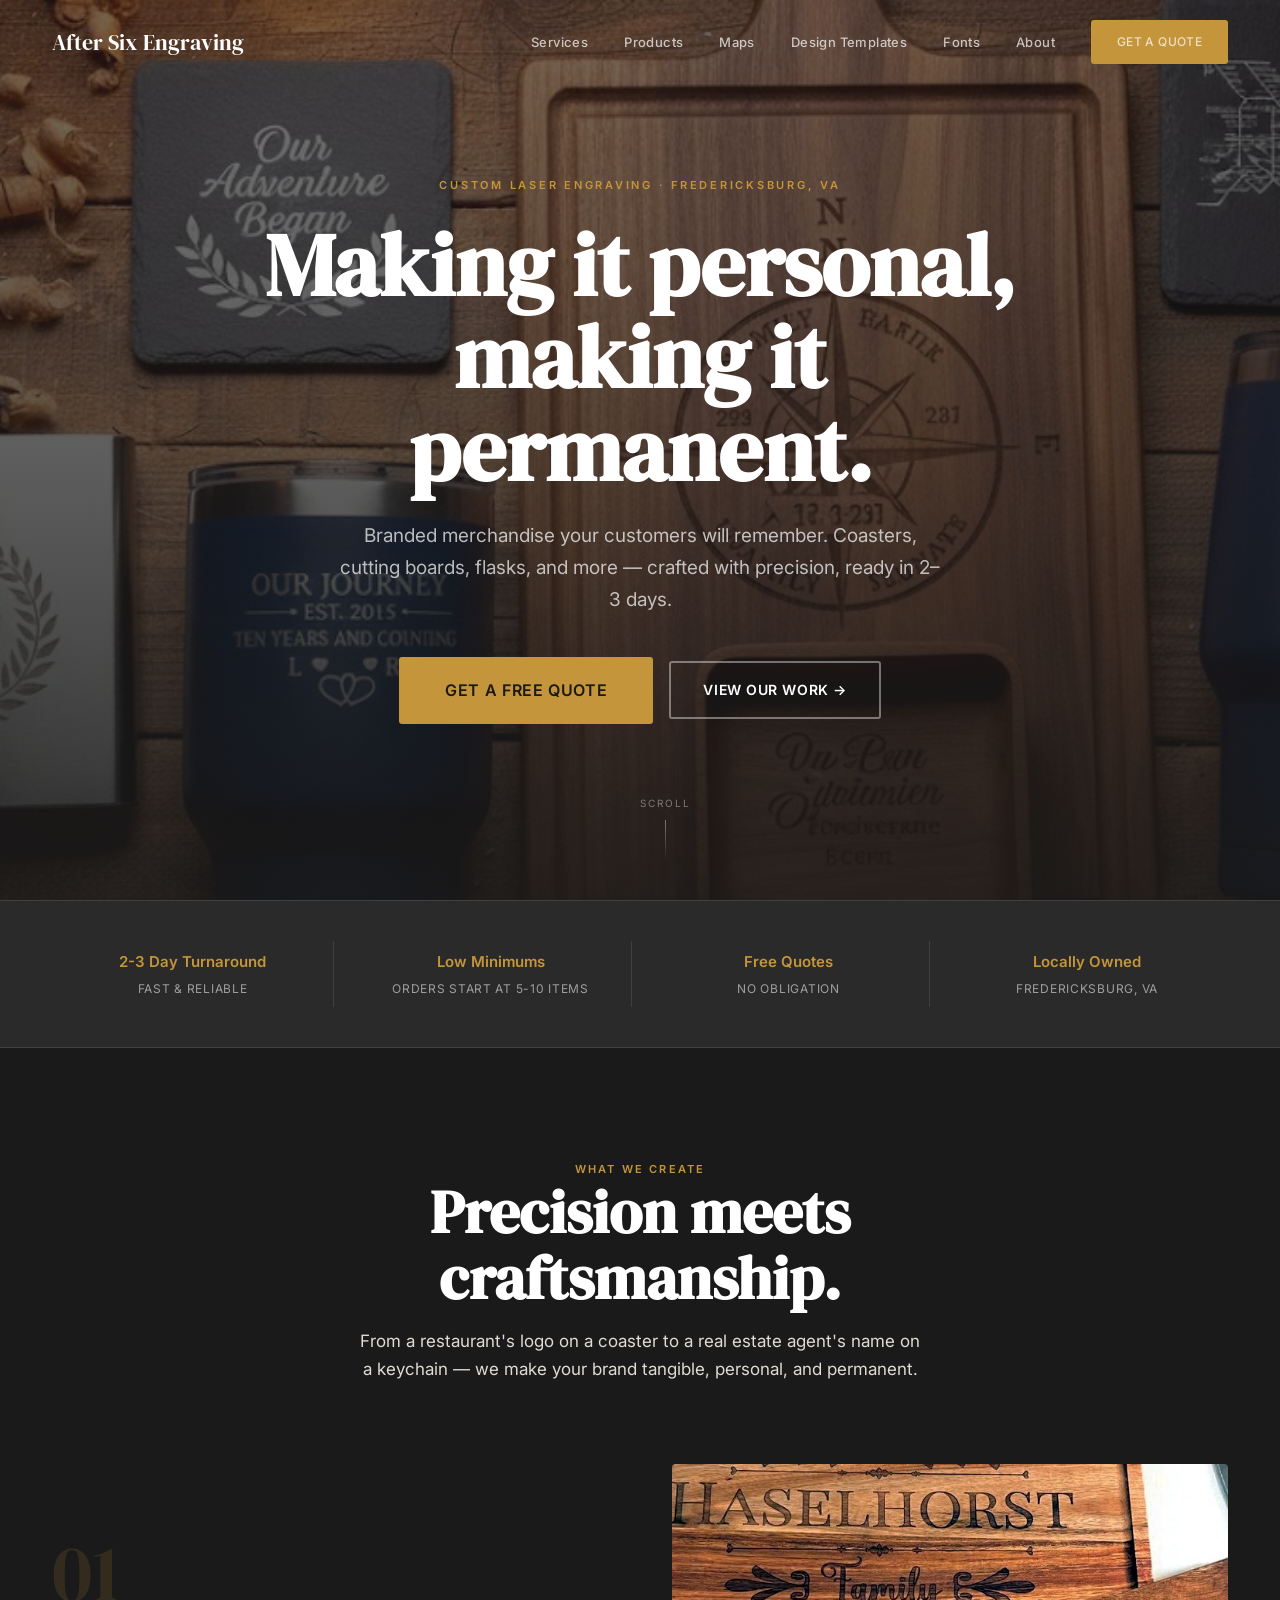
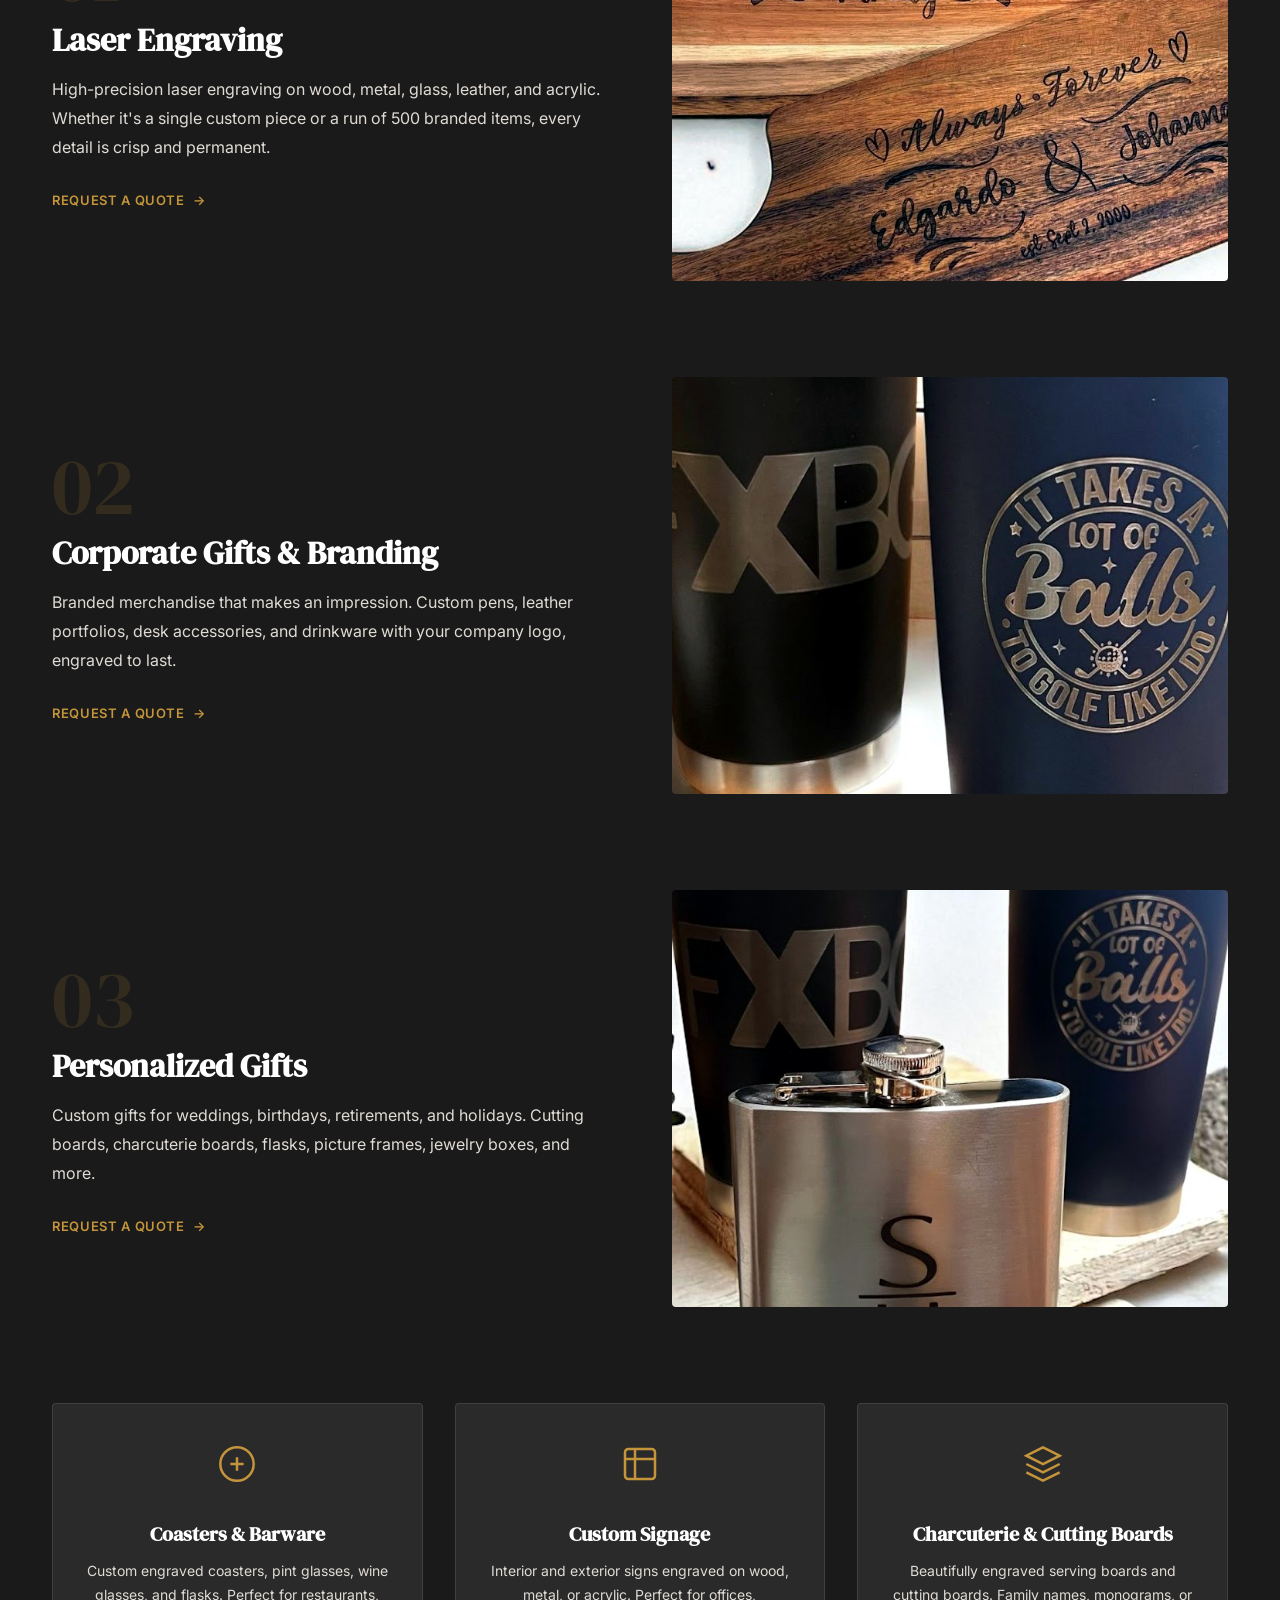
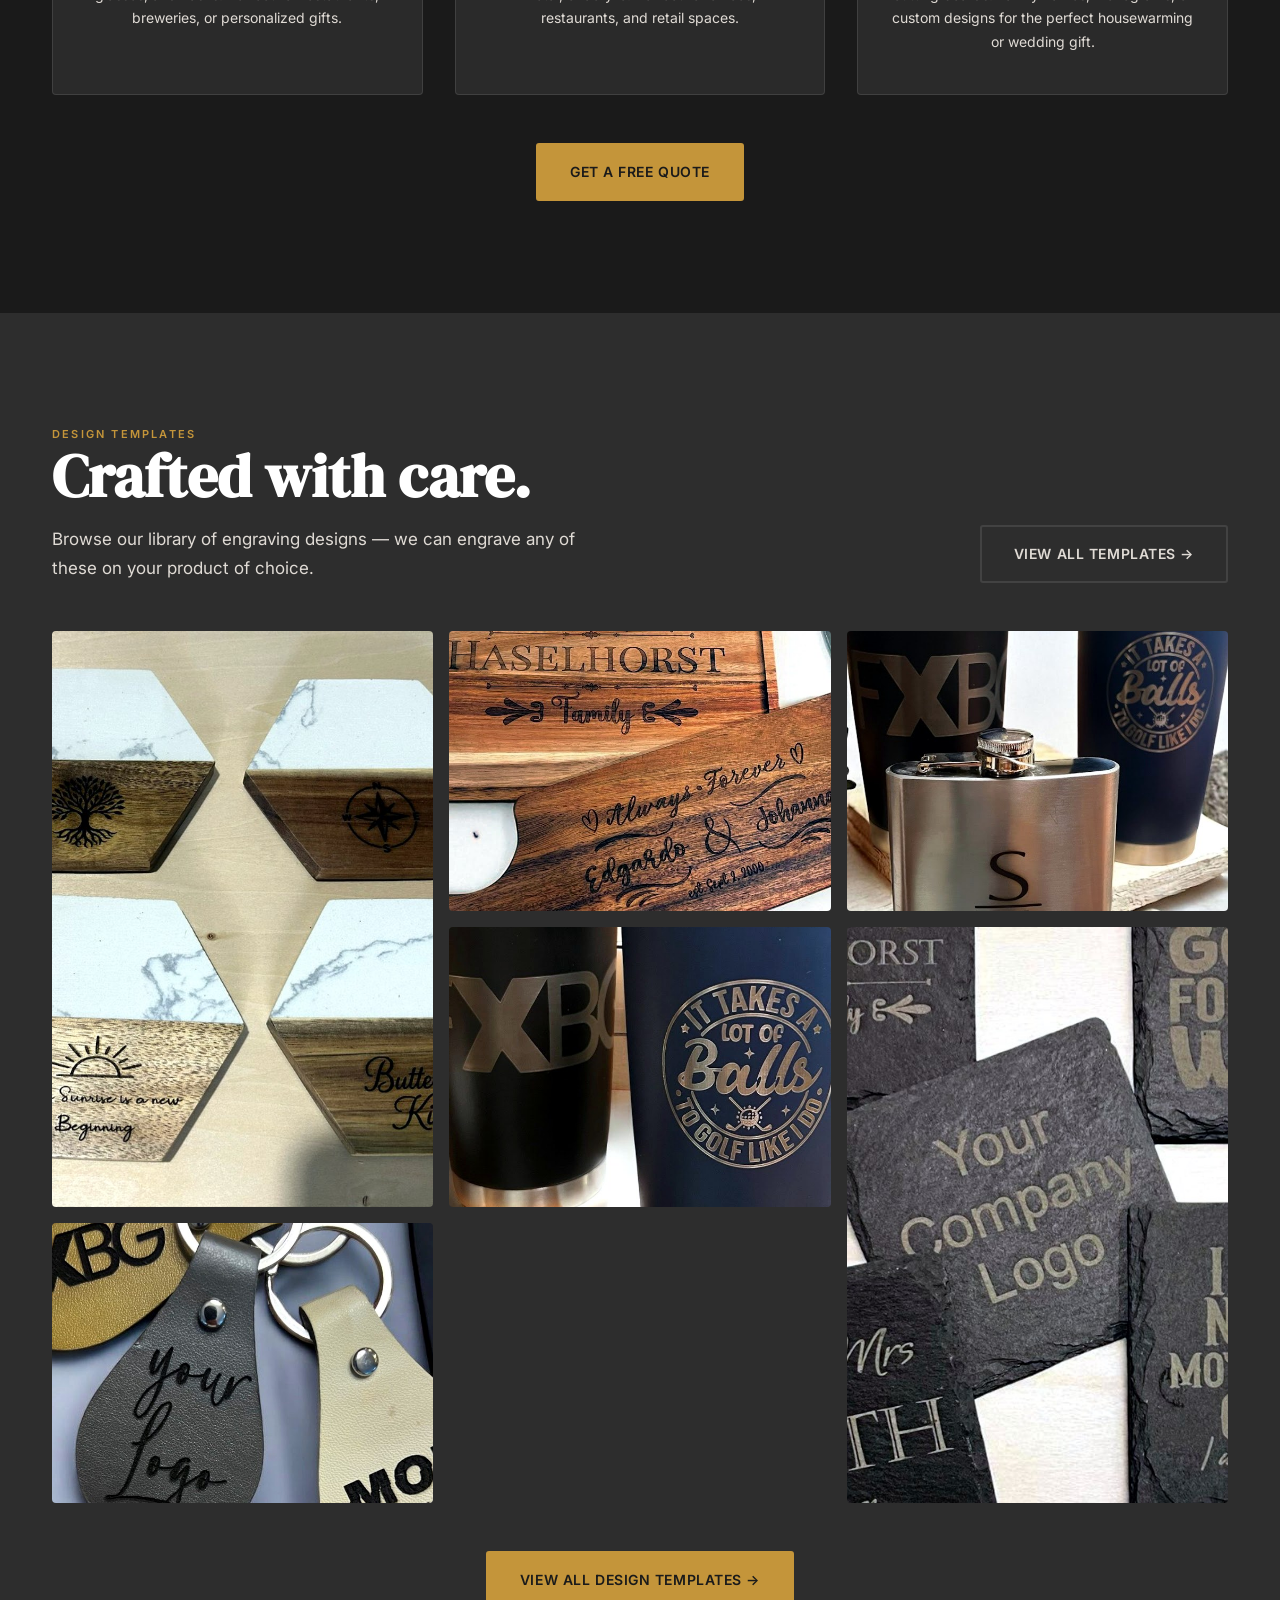
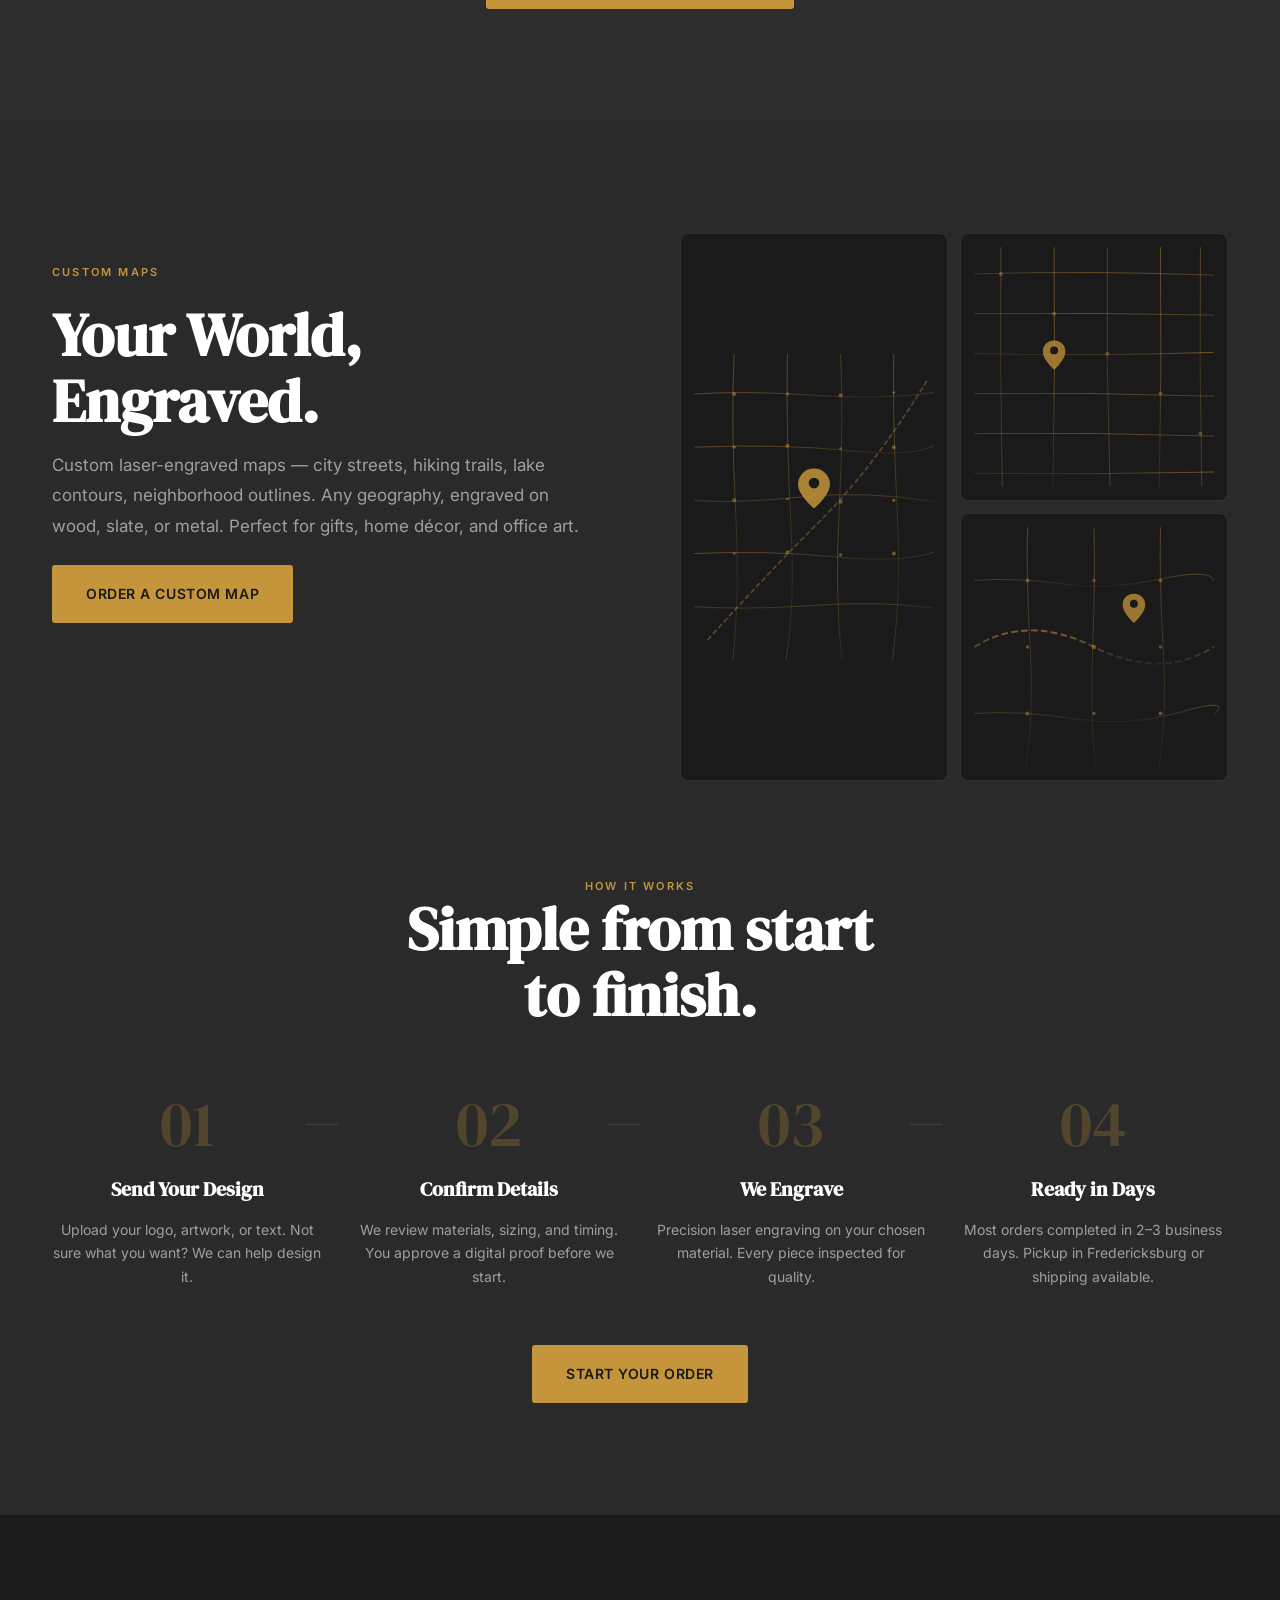
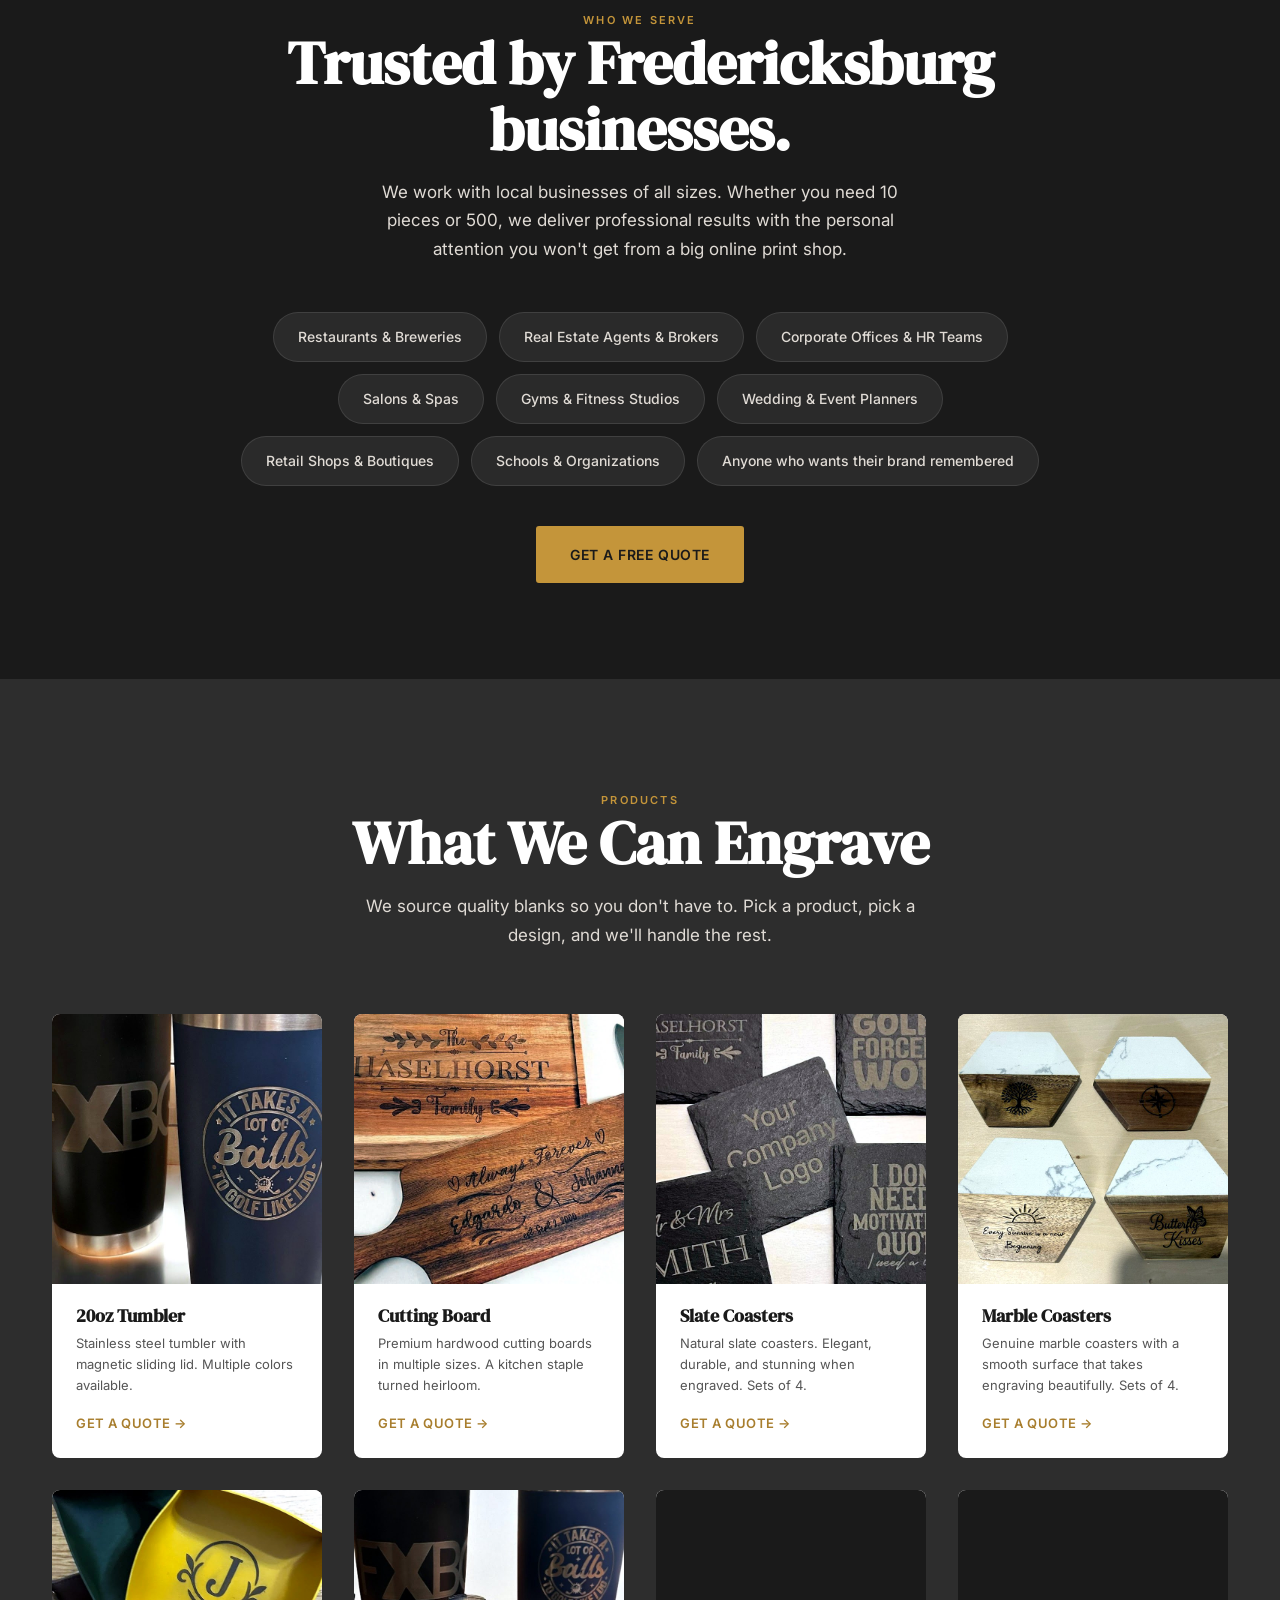
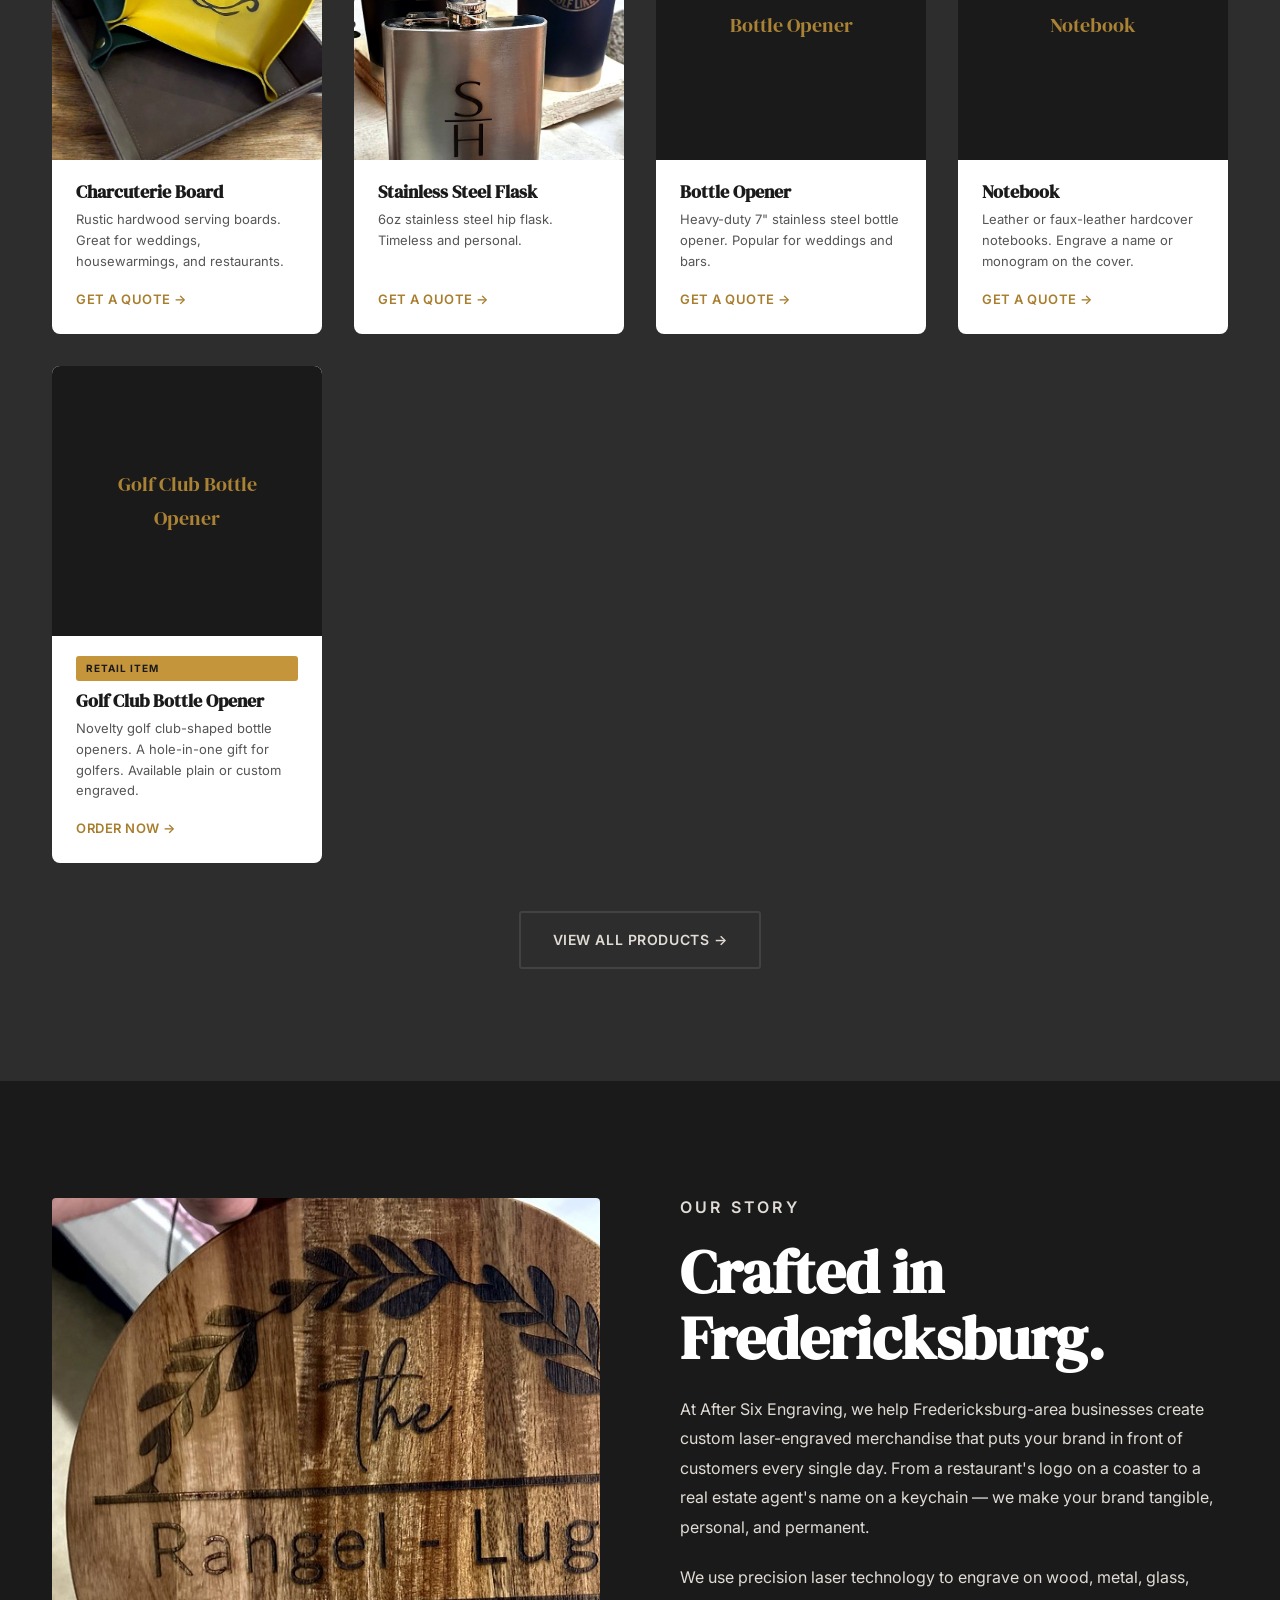
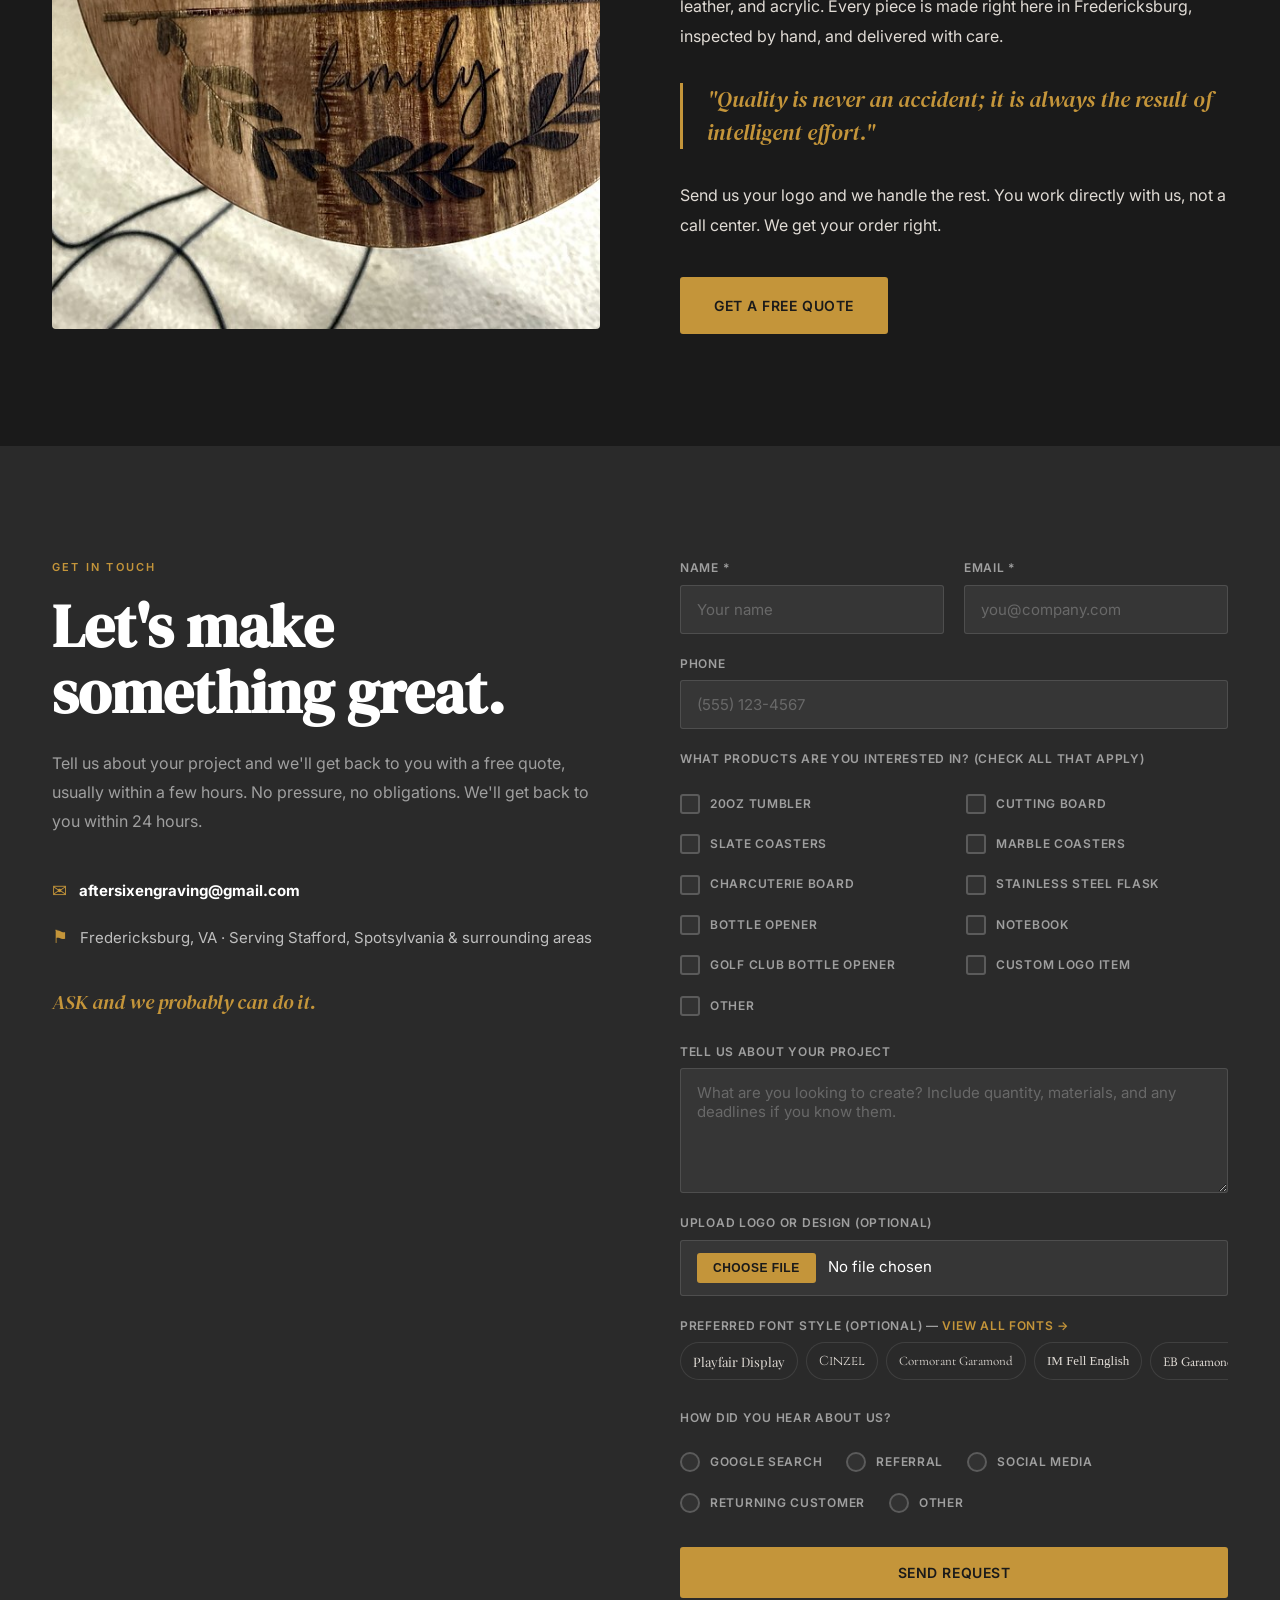
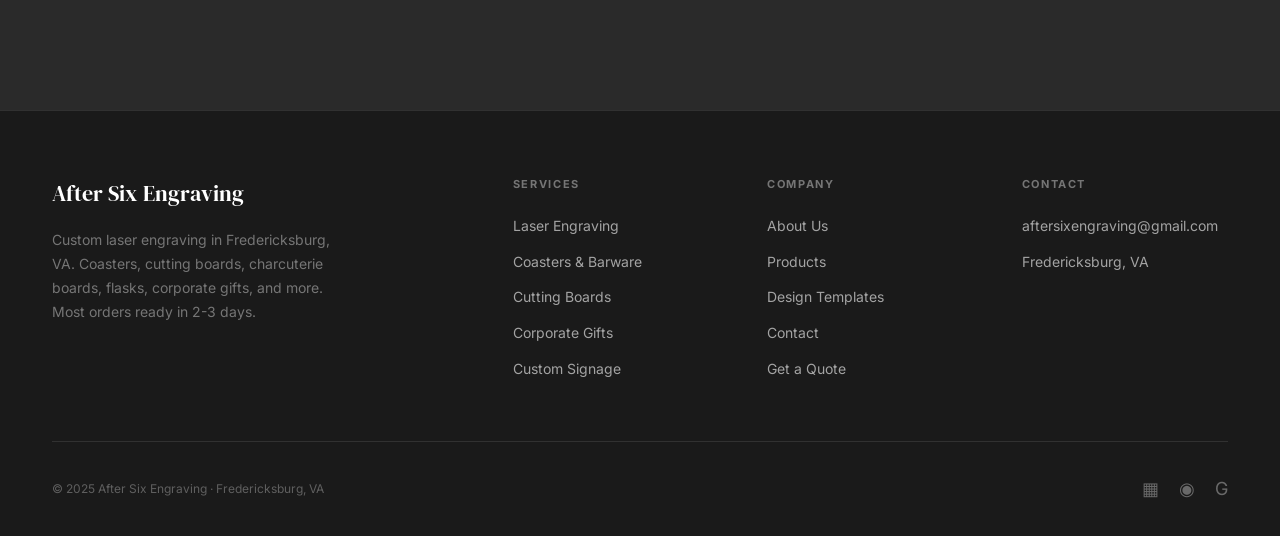
<file: index.html>
<!DOCTYPE html>
<html lang="en">
<head>
  <meta charset="UTF-8">
  <meta name="viewport" content="width=device-width, initial-scale=1.0">
  <title>After Six Engraving | Custom Laser Engraving in Fredericksburg, VA</title>
  <meta name="description" content="Custom laser engraving for Fredericksburg area businesses. Coasters, cutting boards, charcuterie boards, flasks, corporate gifts. 2-3 day turnaround. Free quotes.">

  <!-- Open Graph -->
  <meta property="og:title" content="After Six Engraving | Custom Laser Engraving in Fredericksburg, VA">
  <meta property="og:description" content="Custom laser engraving for Fredericksburg area businesses. Coasters, cutting boards, charcuterie boards, flasks, corporate gifts. 2-3 day turnaround. Free quotes.">
  <meta property="og:type" content="website">
  <meta property="og:url" content="https://aftersixengraving.com">
  <meta property="og:locale" content="en_US">

  <!-- Fonts -->
  <link rel="preconnect" href="https://fonts.googleapis.com">
  <link rel="preconnect" href="https://fonts.gstatic.com" crossorigin>
  <link href="https://fonts.googleapis.com/css2?family=DM+Serif+Display:ital@0;1&family=Inter:wght@400;500;600;700&family=Playfair+Display:wght@400;700&family=Cinzel:wght@400;700&family=Cormorant+Garamond:wght@400;600&family=IM+Fell+English&family=EB+Garamond:wght@400;600&family=Lora:wght@400;600&family=Merriweather:wght@400;700&family=Libre+Baskerville:wght@400;700&family=Spectral:wght@400;600&family=Italiana&family=Philosopher:wght@400;700&family=Montserrat:wght@400;600&family=Raleway:wght@400;600&family=Josefin+Sans:wght@400;600&family=Dancing+Script:wght@400;700&family=Great+Vibes&family=Pacifico&family=Pinyon+Script&family=Sacramento&family=Alex+Brush&family=Allura&family=Oswald:wght@400;600&display=swap" rel="stylesheet">

  <!-- Stylesheet -->
  <link rel="stylesheet" href="style.css">

  <!-- LocalBusiness Schema -->
  <script type="application/ld+json">
  {
    "@context": "https://schema.org",
    "@type": "LocalBusiness",
    "name": "After Six Engraving",
    "email": "aftersixengraving@gmail.com",
    "url": "https://aftersixengraving.com",
    "address": {
      "@type": "PostalAddress",
      "addressLocality": "Fredericksburg",
      "addressRegion": "VA",
      "addressCountry": "US"
    },
    "areaServed": ["Fredericksburg VA", "Stafford VA", "Spotsylvania VA"],
    "description": "Custom laser engraving services in Fredericksburg, VA. Coasters, cutting boards, charcuterie boards, flasks, corporate gifts, and more.",
    "priceRange": "$$"
  }
  </script>
</head>
<body>

  <!-- ============================================
       NAVIGATION
       ============================================ -->
  <nav class="nav" id="nav">
    <div class="nav__inner">
      <a href="index.html" class="nav__logo">After Six Engraving</a>
      <div class="nav__links">
        <a href="#services">Services</a>
        <a href="products.html">Products</a>
        <a href="map-order.html">Maps</a>
        <a href="gallery.html">Design Templates</a>
        <a href="fonts.html">Fonts</a>
        <a href="#about">About</a>
        <a href="#contact" class="btn btn--gold">Get a Quote</a>
      </div>
      <button class="nav__hamburger" id="navHamburger" aria-label="Open menu">
        <span></span><span></span><span></span>
      </button>
    </div>
  </nav>

  <!-- Mobile Nav -->
  <div class="nav__mobile" id="navMobile">
    <button class="nav__mobile-close" id="navClose" aria-label="Close menu">&times;</button>
    <a href="#services" onclick="closeMobileNav()">Services</a>
    <a href="products.html">Products</a>
    <a href="map-order.html">Maps</a>
    <a href="gallery.html">Design Templates</a>
    <a href="fonts.html">Fonts</a>
    <a href="#about" onclick="closeMobileNav()">About</a>
    <a href="#contact" onclick="closeMobileNav()">Get a Quote</a>
  </div>

  <!-- ============================================
       HERO
       ============================================ -->
  <section class="hero">
    <div class="hero__bg" style="background-image: url('assets/images/products/hero-large.jpg');" role="img" aria-label="Laser engraved wood surface showing craftsmanship detail"></div>
    <div class="hero__content">
      <p class="hero__eyebrow">Custom Laser Engraving &middot; Fredericksburg, VA</p>
      <h1 class="hero__title">Making it personal,<br>making it permanent.</h1>
      <p class="hero__sub">Branded merchandise your customers will remember. Coasters, cutting boards, flasks, and more &mdash; crafted with precision, ready in 2&#8211;3 days.</p>
      <div class="hero__ctas">
        <a href="#contact" class="btn btn--gold btn--lg">Get a Free Quote</a>
        <a href="gallery.html" class="btn btn--outline">View Our Work &rarr;</a>
      </div>
    </div>
    <div class="hero__scroll">
      <span>Scroll</span>
      <div class="hero__scroll-line"></div>
    </div>
  </section>

  <!-- ============================================
       TRUST BAR
       ============================================ -->
  <section class="trust-bar">
    <div class="container">
      <div class="trust-bar__inner">
        <div class="trust-bar__item">
          <div class="trust-bar__label">2-3 Day Turnaround</div>
          <div class="trust-bar__sub">Fast &amp; Reliable</div>
        </div>
        <div class="trust-bar__item">
          <div class="trust-bar__label">Low Minimums</div>
          <div class="trust-bar__sub">Orders Start at 5-10 Items</div>
        </div>
        <div class="trust-bar__item">
          <div class="trust-bar__label">Free Quotes</div>
          <div class="trust-bar__sub">No Obligation</div>
        </div>
        <div class="trust-bar__item">
          <div class="trust-bar__label">Locally Owned</div>
          <div class="trust-bar__sub">Fredericksburg, VA</div>
        </div>
      </div>
    </div>
  </section>

  <!-- ============================================
       SERVICES
       ============================================ -->
  <section class="services" id="services">
    <div class="container">

      <div class="services__header reveal">
        <p class="eyebrow">What We Create</p>
        <h2 class="section-title">Precision meets<br>craftsmanship.</h2>
        <p class="section-subtitle">From a restaurant's logo on a coaster to a real estate agent's name on a keychain &mdash; we make your brand tangible, personal, and permanent.</p>
      </div>

      <!-- Featured Service 1 -->
      <div class="service-feature reveal">
        <div class="service-feature__image">
          <img src="assets/images/products/cutting-boards.jpg" alt="Custom laser engraved cutting boards by After Six Engraving" loading="lazy">
        </div>
        <div class="service-feature__text">
          <div class="service-feature__number">01</div>
          <h3 class="service-feature__title">Laser Engraving</h3>
          <p class="service-feature__desc">High-precision laser engraving on wood, metal, glass, leather, and acrylic. Whether it's a single custom piece or a run of 500 branded items, every detail is crisp and permanent.</p>
          <a href="#contact" class="service-feature__link">Request a quote</a>
        </div>
      </div>

      <!-- Featured Service 2 -->
      <div class="service-feature reveal">
        <div class="service-feature__text">
          <div class="service-feature__number">02</div>
          <h3 class="service-feature__title">Corporate Gifts &amp; Branding</h3>
          <p class="service-feature__desc">Branded merchandise that makes an impression. Custom pens, leather portfolios, desk accessories, and drinkware with your company logo, engraved to last.</p>
          <a href="#contact" class="service-feature__link">Request a quote</a>
        </div>
        <div class="service-feature__image">
          <img src="assets/images/products/tumblers.jpg" alt="Custom laser engraved tumblers by After Six Engraving" loading="lazy">
        </div>
      </div>

      <!-- Featured Service 3 -->
      <div class="service-feature reveal">
        <div class="service-feature__image">
          <img src="assets/images/products/flasks.jpg" alt="Custom laser engraved flasks by After Six Engraving" loading="lazy">
        </div>
        <div class="service-feature__text">
          <div class="service-feature__number">03</div>
          <h3 class="service-feature__title">Personalized Gifts</h3>
          <p class="service-feature__desc">Custom gifts for weddings, birthdays, retirements, and holidays. Cutting boards, charcuterie boards, flasks, picture frames, jewelry boxes, and more.</p>
          <a href="#contact" class="service-feature__link">Request a quote</a>
        </div>
      </div>

      <!-- Remaining Services Grid -->
      <div class="services__grid">
        <div class="service-card reveal reveal-delay-1">
          <div class="service-card__icon">
            <svg width="40" height="40" viewBox="0 0 24 24" fill="none" stroke="currentColor" stroke-width="1.5"><circle cx="12" cy="12" r="10"/><path d="M8 12h8M12 8v8"/></svg>
          </div>
          <h4 class="service-card__title">Coasters &amp; Barware</h4>
          <p class="service-card__desc">Custom engraved coasters, pint glasses, wine glasses, and flasks. Perfect for restaurants, breweries, or personalized gifts.</p>
        </div>
        <div class="service-card reveal reveal-delay-2">
          <div class="service-card__icon">
            <svg width="40" height="40" viewBox="0 0 24 24" fill="none" stroke="currentColor" stroke-width="1.5"><rect x="3" y="3" width="18" height="18" rx="2"/><path d="M3 9h18M9 3v18"/></svg>
          </div>
          <h4 class="service-card__title">Custom Signage</h4>
          <p class="service-card__desc">Interior and exterior signs engraved on wood, metal, or acrylic. Perfect for offices, restaurants, and retail spaces.</p>
        </div>
        <div class="service-card reveal reveal-delay-3">
          <div class="service-card__icon">
            <svg width="40" height="40" viewBox="0 0 24 24" fill="none" stroke="currentColor" stroke-width="1.5"><path d="M12 2L2 7l10 5 10-5-10-5z"/><path d="M2 17l10 5 10-5"/><path d="M2 12l10 5 10-5"/></svg>
          </div>
          <h4 class="service-card__title">Charcuterie &amp; Cutting Boards</h4>
          <p class="service-card__desc">Beautifully engraved serving boards and cutting boards. Family names, monograms, or custom designs for the perfect housewarming or wedding gift.</p>
        </div>
      </div>

      <div class="services__cta reveal" style="text-align: center; margin-top: 3rem;">
        <a href="#contact" class="btn btn--gold">Get a Free Quote</a>
      </div>

    </div>
  </section>

  <!-- ============================================
       FEATURED WORK
       ============================================ -->
  <section class="gallery-preview" id="gallery">
    <div class="container">
      <div class="gallery-preview__header reveal">
        <div>
          <p class="eyebrow">Design Templates</p>
          <h2 class="section-title">Crafted with care.</h2>
          <p class="section-subtitle" style="margin-top: 0.25rem;">Browse our library of engraving designs &mdash; we can engrave any of these on your product of choice.</p>
        </div>
        <a href="gallery.html" class="btn btn--outline-dark">View All Templates &rarr;</a>
      </div>

      <div class="gallery-grid">
        <div class="gallery-grid__item gallery-grid__item--featured reveal reveal-delay-1">
          <img src="assets/images/products/marble-coasters.jpg" alt="Laser engraved marble coasters by After Six Engraving" loading="lazy">
          <div class="gallery-grid__overlay">
            <span class="gallery-grid__badge">Coasters</span>
            <span class="gallery-grid__name">Marble Coasters</span>
          </div>
        </div>
        <div class="gallery-grid__item reveal reveal-delay-2">
          <img src="assets/images/products/cutting-boards.jpg" alt="Custom laser engraved cutting boards" loading="lazy">
          <div class="gallery-grid__overlay">
            <span class="gallery-grid__badge">Cutting Boards</span>
            <span class="gallery-grid__name">Personalized Cutting Boards</span>
          </div>
        </div>
        <div class="gallery-grid__item reveal reveal-delay-3">
          <img src="assets/images/products/flasks.jpg" alt="Custom laser engraved flasks" loading="lazy">
          <div class="gallery-grid__overlay">
            <span class="gallery-grid__badge">Flasks</span>
            <span class="gallery-grid__name">Engraved Flasks</span>
          </div>
        </div>
        <div class="gallery-grid__item reveal reveal-delay-2">
          <img src="assets/images/products/tumblers.jpg" alt="Custom laser engraved tumblers" loading="lazy">
          <div class="gallery-grid__overlay">
            <span class="gallery-grid__badge">Tumblers</span>
            <span class="gallery-grid__name">Custom Tumblers</span>
          </div>
        </div>
        <div class="gallery-grid__item gallery-grid__item--featured reveal reveal-delay-3">
          <img src="assets/images/products/slate-coasters.jpg" alt="Laser engraved slate coasters" loading="lazy">
          <div class="gallery-grid__overlay">
            <span class="gallery-grid__badge">Coasters</span>
            <span class="gallery-grid__name">Slate Coasters</span>
          </div>
        </div>
        <div class="gallery-grid__item reveal reveal-delay-1">
          <img src="assets/images/products/key-chains.jpg" alt="Custom laser engraved key chains" loading="lazy">
          <div class="gallery-grid__overlay">
            <span class="gallery-grid__badge">Key Chains</span>
            <span class="gallery-grid__name">Personalized Key Chains</span>
          </div>
        </div>
      </div>

      <div class="gallery-preview__cta reveal">
        <a href="gallery.html" class="btn btn--gold">View All Design Templates &rarr;</a>
      </div>
    </div>
  </section>

  <!-- ============================================
       LASER ENGRAVED MAPS
       ============================================ -->
  <section class="maps-section" id="maps">
    <div class="container">
      <div class="maps-section__inner">
        <div class="maps-section__text reveal">
          <p class="eyebrow maps-section__eyebrow">Custom Maps</p>
          <h2 class="section-title section-title--light">Your World,<br>Engraved.</h2>
          <p class="maps-section__desc">Custom laser-engraved maps &mdash; city streets, hiking trails, lake contours, neighborhood outlines. Any geography, engraved on wood, slate, or metal. Perfect for gifts, home d&eacute;cor, and office art.</p>
          <a href="map-order.html" class="btn btn--gold" style="margin-top: 1.5rem;">Order a Custom Map</a>
        </div>
        <div class="maps-section__visual reveal reveal-delay-2">
          <div class="maps-gallery">
            <div class="maps-gallery__main maps-gallery__tile">
              <svg viewBox="0 0 400 500" xmlns="http://www.w3.org/2000/svg" width="100%" height="100%">
                <defs>
                  <linearGradient id="mapGrad" x1="0%" y1="0%" x2="100%" y2="100%">
                    <stop offset="0%" style="stop-color:#C4953A;stop-opacity:0.6" />
                    <stop offset="100%" style="stop-color:#C4953A;stop-opacity:0.15" />
                  </linearGradient>
                </defs>
                <g stroke="url(#mapGrad)" stroke-width="1" fill="none">
                  <path d="M20,80 Q100,75 200,82 T380,78" />
                  <path d="M20,160 Q150,155 250,165 T380,158" />
                  <path d="M20,240 Q80,245 180,235 T380,242" />
                  <path d="M20,320 Q130,315 230,325 T380,318" />
                  <path d="M20,400 Q100,405 200,398 T380,402" />
                  <path d="M80,20 Q75,120 82,250 T78,480" />
                  <path d="M160,20 Q158,140 165,270 T158,480" />
                  <path d="M240,20 Q245,120 238,250 T242,480" />
                  <path d="M320,20 Q318,120 325,250 T318,480" />
                  <path d="M40,450 Q130,350 210,270 T370,60" stroke-width="2.5" stroke-dasharray="8,4" />
                </g>
                <g fill="#C4953A" opacity="0.5">
                  <circle cx="80" cy="80" r="3" /><circle cx="160" cy="80" r="2.5" /><circle cx="240" cy="82" r="3" /><circle cx="320" cy="78" r="2" />
                  <circle cx="80" cy="160" r="2.5" /><circle cx="160" cy="158" r="3" /><circle cx="240" cy="162" r="2" /><circle cx="320" cy="160" r="3" />
                  <circle cx="80" cy="240" r="3" /><circle cx="160" cy="238" r="2" /><circle cx="240" cy="242" r="3" /><circle cx="320" cy="240" r="2.5" />
                  <circle cx="80" cy="320" r="2" /><circle cx="160" cy="318" r="3" /><circle cx="240" cy="322" r="2.5" /><circle cx="320" cy="320" r="3" />
                </g>
                <g transform="translate(200,220)">
                  <path d="M0,-28 C-15,-28 -24,-16 -24,-4 C-24,12 0,32 0,32 C0,32 24,12 24,-4 C24,-16 15,-28 0,-28 Z" fill="#C4953A" opacity="0.85"/>
                  <circle cx="0" cy="-6" r="8" fill="#1A1A1A"/>
                </g>
              </svg>
            </div>
            <div class="maps-gallery__thumbs">
              <div class="maps-gallery__tile maps-gallery__tile--thumb">
                <svg viewBox="0 0 400 400" xmlns="http://www.w3.org/2000/svg" width="100%" height="100%">
                  <defs><linearGradient id="mapGrad2" x1="100%" y1="0%" x2="0%" y2="100%"><stop offset="0%" style="stop-color:#C4953A;stop-opacity:0.5" /><stop offset="100%" style="stop-color:#C4953A;stop-opacity:0.1" /></linearGradient></defs>
                  <g stroke="url(#mapGrad2)" stroke-width="1.5" fill="none">
                    <path d="M20,60 Q200,55 380,62" /><path d="M20,120 Q200,118 380,122" /><path d="M20,180 Q200,184 380,178" /><path d="M20,240 Q200,238 380,244" /><path d="M20,300 Q200,298 380,304" /><path d="M20,360 Q200,362 380,358" />
                    <path d="M60,20 Q58,200 62,380" /><path d="M140,20 Q142,200 138,380" /><path d="M220,20 Q218,200 224,380" /><path d="M300,20 Q302,200 298,380" /><path d="M360,20 Q358,200 362,380" />
                  </g>
                  <g fill="#C4953A" opacity="0.4">
                    <circle cx="60" cy="60" r="3" /><circle cx="140" cy="120" r="3" /><circle cx="220" cy="180" r="3" /><circle cx="300" cy="240" r="3" /><circle cx="360" cy="300" r="3" />
                  </g>
                  <g transform="translate(140,180)">
                    <path d="M0,-20 C-11,-20 -17,-12 -17,-3 C-17,9 0,24 0,24 C0,24 17,9 17,-3 C17,-12 11,-20 0,-20 Z" fill="#C4953A" opacity="0.75"/>
                    <circle cx="0" cy="-5" r="6" fill="#1A1A1A"/>
                  </g>
                </svg>
              </div>
              <div class="maps-gallery__tile maps-gallery__tile--thumb">
                <svg viewBox="0 0 400 400" xmlns="http://www.w3.org/2000/svg" width="100%" height="100%">
                  <defs><linearGradient id="mapGrad3" x1="50%" y1="0%" x2="50%" y2="100%"><stop offset="0%" style="stop-color:#C4953A;stop-opacity:0.55" /><stop offset="100%" style="stop-color:#C4953A;stop-opacity:0.12" /></linearGradient></defs>
                  <g stroke="url(#mapGrad3)" stroke-width="1" fill="none">
                    <path d="M20,200 Q100,150 200,200 T380,200" stroke-width="3" stroke-dasharray="10,5" />
                    <path d="M20,100 Q80,95 150,105 T300,98 T380,102" />
                    <path d="M20,300 Q90,295 170,308 T330,298 T380,302" />
                    <path d="M100,20 Q98,100 104,200 T98,380" />
                    <path d="M200,20 Q202,100 198,200 T202,380" />
                    <path d="M300,20 Q298,100 304,200 T298,380" />
                  </g>
                  <g fill="#C4953A" opacity="0.45">
                    <circle cx="100" cy="100" r="3" /><circle cx="200" cy="100" r="2.5" /><circle cx="300" cy="100" r="3" />
                    <circle cx="100" cy="200" r="2.5" /><circle cx="200" cy="200" r="3.5" /><circle cx="300" cy="200" r="2.5" />
                    <circle cx="100" cy="300" r="3" /><circle cx="200" cy="300" r="2.5" /><circle cx="300" cy="300" r="3" />
                  </g>
                  <g transform="translate(260,140)">
                    <path d="M0,-20 C-11,-20 -17,-12 -17,-3 C-17,9 0,24 0,24 C0,24 17,9 17,-3 C17,-12 11,-20 0,-20 Z" fill="#C4953A" opacity="0.75"/>
                    <circle cx="0" cy="-5" r="6" fill="#1A1A1A"/>
                  </g>
                </svg>
              </div>
            </div>
          </div>
        </div>
      </div>
    </div>
  </section>

  <!-- ============================================
       HOW IT WORKS
       ============================================ -->
  <section class="process">
    <div class="container">
      <div class="process__header reveal">
        <p class="eyebrow" style="color: var(--gold);">How It Works</p>
        <h2 class="section-title section-title--light">Simple from start<br>to finish.</h2>
      </div>
      <div class="process__grid">
        <div class="process__step reveal reveal-delay-1">
          <div class="process__number">01</div>
          <h3 class="process__step-title">Send Your Design</h3>
          <p class="process__step-desc">Upload your logo, artwork, or text. Not sure what you want? We can help design it.</p>
        </div>
        <div class="process__step reveal reveal-delay-2">
          <div class="process__number">02</div>
          <h3 class="process__step-title">Confirm Details</h3>
          <p class="process__step-desc">We review materials, sizing, and timing. You approve a digital proof before we start.</p>
        </div>
        <div class="process__step reveal reveal-delay-3">
          <div class="process__number">03</div>
          <h3 class="process__step-title">We Engrave</h3>
          <p class="process__step-desc">Precision laser engraving on your chosen material. Every piece inspected for quality.</p>
        </div>
        <div class="process__step reveal reveal-delay-4">
          <div class="process__number">04</div>
          <h3 class="process__step-title">Ready in Days</h3>
          <p class="process__step-desc">Most orders completed in 2&#8211;3 business days. Pickup in Fredericksburg or shipping available.</p>
        </div>
      </div>
      <div class="process__cta reveal" style="text-align: center; margin-top: 3.5rem;">
        <a href="#contact" class="btn btn--gold">Start Your Order</a>
      </div>
    </div>
  </section>

  <!-- ============================================
       WHO WE SERVE
       ============================================ -->
  <section class="serve">
    <div class="container">
      <div class="serve__header reveal">
        <p class="eyebrow">Who We Serve</p>
        <h2 class="section-title">Trusted by Fredericksburg<br>businesses.</h2>
        <p class="section-subtitle" style="margin: 0.5rem auto 0;">We work with local businesses of all sizes. Whether you need 10 pieces or 500, we deliver professional results with the personal attention you won't get from a big online print shop.</p>
      </div>
      <div class="serve__pills reveal">
        <span class="serve__pill">Restaurants &amp; Breweries</span>
        <span class="serve__pill">Real Estate Agents &amp; Brokers</span>
        <span class="serve__pill">Corporate Offices &amp; HR Teams</span>
        <span class="serve__pill">Salons &amp; Spas</span>
        <span class="serve__pill">Gyms &amp; Fitness Studios</span>
        <span class="serve__pill">Wedding &amp; Event Planners</span>
        <span class="serve__pill">Retail Shops &amp; Boutiques</span>
        <span class="serve__pill">Schools &amp; Organizations</span>
        <span class="serve__pill">Anyone who wants their brand remembered</span>
      </div>
      <div style="text-align: center; margin-top: 2.5rem;" class="reveal">
        <a href="#contact" class="btn btn--gold">Get a Free Quote</a>
      </div>
    </div>
  </section>

  <!-- ============================================
       WHAT WE CAN ENGRAVE (Products)
       ============================================ -->
  <section class="products-section" id="products">
    <div class="container">
      <div class="products-section__header reveal">
        <p class="eyebrow">Products</p>
        <h2 class="section-title">What We Can Engrave</h2>
        <p class="section-subtitle" style="margin: 0.5rem auto 0;">We source quality blanks so you don't have to. Pick a product, pick a design, and we'll handle the rest.</p>
      </div>

      <div class="products-section__grid">

        <div class="product-card reveal reveal-delay-1">
          <div class="product-card__image">
            <img src="assets/images/products/tumblers.jpg" alt="20oz Stainless Steel Tumbler for custom laser engraving" loading="lazy">
          </div>
          <div class="product-card__body">
            <h3 class="product-card__name">20oz Tumbler</h3>
            <p class="product-card__desc">Stainless steel tumbler with magnetic sliding lid. Multiple colors available.</p>
            <a href="#contact?product=tumbler" class="product-card__cta">Get a Quote &rarr;</a>
          </div>
        </div>

        <div class="product-card reveal reveal-delay-2">
          <div class="product-card__image">
            <img src="assets/images/products/cutting-boards.jpg" alt="Premium hardwood cutting board for custom laser engraving" loading="lazy">
          </div>
          <div class="product-card__body">
            <h3 class="product-card__name">Cutting Board</h3>
            <p class="product-card__desc">Premium hardwood cutting boards in multiple sizes. A kitchen staple turned heirloom.</p>
            <a href="#contact?product=cutting-board" class="product-card__cta">Get a Quote &rarr;</a>
          </div>
        </div>

        <div class="product-card reveal reveal-delay-3">
          <div class="product-card__image">
            <img src="assets/images/products/slate-coasters.jpg" alt="Natural slate coasters for custom laser engraving" loading="lazy">
          </div>
          <div class="product-card__body">
            <h3 class="product-card__name">Slate Coasters</h3>
            <p class="product-card__desc">Natural slate coasters. Elegant, durable, and stunning when engraved. Sets of 4.</p>
            <a href="#contact?product=slate-coasters" class="product-card__cta">Get a Quote &rarr;</a>
          </div>
        </div>

        <div class="product-card reveal reveal-delay-4">
          <div class="product-card__image">
            <img src="assets/images/products/marble-coasters.jpg" alt="Genuine marble coasters for custom laser engraving" loading="lazy">
          </div>
          <div class="product-card__body">
            <h3 class="product-card__name">Marble Coasters</h3>
            <p class="product-card__desc">Genuine marble coasters with a smooth surface that takes engraving beautifully. Sets of 4.</p>
            <a href="#contact?product=marble-coasters" class="product-card__cta">Get a Quote &rarr;</a>
          </div>
        </div>

        <div class="product-card reveal reveal-delay-1">
          <div class="product-card__image">
            <img src="assets/images/products/catch-all.jpg" alt="Rustic hardwood charcuterie and serving board for custom engraving" loading="lazy">
          </div>
          <div class="product-card__body">
            <h3 class="product-card__name">Charcuterie Board</h3>
            <p class="product-card__desc">Rustic hardwood serving boards. Great for weddings, housewarmings, and restaurants.</p>
            <a href="#contact?product=charcuterie-board" class="product-card__cta">Get a Quote &rarr;</a>
          </div>
        </div>

        <div class="product-card reveal reveal-delay-2">
          <div class="product-card__image">
            <img src="assets/images/products/flasks.jpg" alt="6oz stainless steel hip flask for custom laser engraving" loading="lazy">
          </div>
          <div class="product-card__body">
            <h3 class="product-card__name">Stainless Steel Flask</h3>
            <p class="product-card__desc">6oz stainless steel hip flask. Timeless and personal.</p>
            <a href="#contact?product=flask" class="product-card__cta">Get a Quote &rarr;</a>
          </div>
        </div>

        <div class="product-card reveal reveal-delay-3">
          <div class="product-card__image">
            <div class="product-card__placeholder"><span>Bottle Opener</span></div>
          </div>
          <div class="product-card__body">
            <h3 class="product-card__name">Bottle Opener</h3>
            <p class="product-card__desc">Heavy-duty 7" stainless steel bottle opener. Popular for weddings and bars.</p>
            <a href="#contact?product=bottle-opener" class="product-card__cta">Get a Quote &rarr;</a>
          </div>
        </div>

        <div class="product-card reveal reveal-delay-4">
          <div class="product-card__image">
            <div class="product-card__placeholder"><span>Notebook</span></div>
          </div>
          <div class="product-card__body">
            <h3 class="product-card__name">Notebook</h3>
            <p class="product-card__desc">Leather or faux-leather hardcover notebooks. Engrave a name or monogram on the cover.</p>
            <a href="#contact?product=notebook" class="product-card__cta">Get a Quote &rarr;</a>
          </div>
        </div>

        <div class="product-card reveal reveal-delay-1">
          <div class="product-card__image">
            <div class="product-card__placeholder"><span>Golf Club Bottle Opener</span></div>
          </div>
          <div class="product-card__body">
            <span class="product-card__badge">Retail Item</span>
            <h3 class="product-card__name">Golf Club Bottle Opener</h3>
            <p class="product-card__desc">Novelty golf club-shaped bottle openers. A hole-in-one gift for golfers. Available plain or custom engraved.</p>
            <a href="#contact?product=golf-club-bottle-opener" class="product-card__cta">Order Now &rarr;</a>
          </div>
        </div>

      </div>

      <div style="text-align: center; margin-top: 3rem;" class="reveal">
        <a href="products.html" class="btn btn--outline-dark">View All Products &rarr;</a>
      </div>
    </div>
  </section>

  <!-- ============================================
       ABOUT
       ============================================ -->
  <section class="about" id="about">
    <div class="container">
      <div class="about__inner">
        <div class="about__image reveal">
          <img src="assets/images/products/photo-01.jpg" alt="After Six Engraving workshop and laser setup" loading="lazy">
        </div>
        <div class="about__text reveal reveal-delay-2">
          <p class="eyebrow">Our Story</p>
          <h2 class="section-title">Crafted in<br>Fredericksburg.</h2>
          <p>At After Six Engraving, we help Fredericksburg-area businesses create custom laser-engraved merchandise that puts your brand in front of customers every single day. From a restaurant's logo on a coaster to a real estate agent's name on a keychain &mdash; we make your brand tangible, personal, and permanent.</p>
          <p>We use precision laser technology to engrave on wood, metal, glass, leather, and acrylic. Every piece is made right here in Fredericksburg, inspected by hand, and delivered with care.</p>
          <blockquote class="about__pullquote">"Quality is never an accident; it is always the result of intelligent effort."</blockquote>
          <p>Send us your logo and we handle the rest. You work directly with us, not a call center. We get your order right.</p>
          <a href="#contact" class="btn btn--gold" style="margin-top: 1rem;">Get a Free Quote</a>
        </div>
      </div>
    </div>
  </section>

  <!-- ============================================
       CONTACT / QUOTE FORM
       ============================================ -->
  <section class="contact" id="contact">
    <div class="container">
      <div class="contact__inner">
        <div class="contact__info reveal">
          <p class="eyebrow">Get in Touch</p>
          <h2 class="section-title section-title--light">Let's make<br>something great.</h2>
          <p class="contact__desc">Tell us about your project and we'll get back to you with a free quote, usually within a few hours. No pressure, no obligations. We'll get back to you within 24 hours.</p>
          <ul class="contact__details">
            <li>
              <span class="contact__details-icon">&#9993;</span>
              <span><strong>aftersixengraving@gmail.com</strong></span>
            </li>
            <li>
              <span class="contact__details-icon">&#9873;</span>
              <span>Fredericksburg, VA &middot; Serving Stafford, Spotsylvania &amp; surrounding areas</span>
            </li>
          </ul>
          <p class="contact__tagline">ASK and we probably can do it.</p>
        </div>

        <!-- Netlify Forms: configure email notifications in Netlify dashboard → Forms → quote-request → Notifications → Email Steve at aftersixengraving@gmail.com -->
        <form class="contact__form reveal reveal-delay-2" name="quote-request" method="POST" data-netlify="true" netlify-honeypot="bot-field">
          <!-- Honeypot -->
          <p class="ohnohoney">
            <label>Don't fill this out: <input name="bot-field"></label>
          </p>
          <input type="hidden" name="form-name" value="quote-request">
          <input type="hidden" name="_replyto" value="aftersixengraving@gmail.com">

          <div class="contact__form-row">
            <div class="form-field">
              <label for="name">Name *</label>
              <input type="text" id="name" name="name" placeholder="Your name" required>
            </div>
            <div class="form-field">
              <label for="email">Email *</label>
              <input type="email" id="email" name="email" placeholder="you@company.com" required>
            </div>
          </div>

          <div class="form-field">
            <label for="phone">Phone</label>
            <input type="tel" id="phone" name="phone" placeholder="(555) 123-4567">
          </div>

          <!-- Product Checkboxes -->
          <div class="form-field">
            <label class="form-field__section-label">What products are you interested in? (check all that apply)</label>
            <div class="form-checkbox-grid">
              <label class="form-checkbox"><input type="checkbox" name="products" value="20oz Tumbler"><span class="form-checkbox__mark"></span>20oz Tumbler</label>
              <label class="form-checkbox"><input type="checkbox" name="products" value="Cutting Board"><span class="form-checkbox__mark"></span>Cutting Board</label>
              <label class="form-checkbox"><input type="checkbox" name="products" value="Slate Coasters"><span class="form-checkbox__mark"></span>Slate Coasters</label>
              <label class="form-checkbox"><input type="checkbox" name="products" value="Marble Coasters"><span class="form-checkbox__mark"></span>Marble Coasters</label>
              <label class="form-checkbox"><input type="checkbox" name="products" value="Charcuterie Board"><span class="form-checkbox__mark"></span>Charcuterie Board</label>
              <label class="form-checkbox"><input type="checkbox" name="products" value="Stainless Steel Flask"><span class="form-checkbox__mark"></span>Stainless Steel Flask</label>
              <label class="form-checkbox"><input type="checkbox" name="products" value="Bottle Opener"><span class="form-checkbox__mark"></span>Bottle Opener</label>
              <label class="form-checkbox"><input type="checkbox" name="products" value="Notebook"><span class="form-checkbox__mark"></span>Notebook</label>
              <label class="form-checkbox"><input type="checkbox" name="products" value="Golf Club Bottle Opener"><span class="form-checkbox__mark"></span>Golf Club Bottle Opener</label>
              <label class="form-checkbox"><input type="checkbox" name="products" value="Custom Logo Item"><span class="form-checkbox__mark"></span>Custom Logo Item</label>
              <label class="form-checkbox"><input type="checkbox" name="products" value="Other"><span class="form-checkbox__mark"></span>Other</label>
            </div>
          </div>

          <!-- Project Description -->
          <div class="form-field">
            <label for="description">Tell Us About Your Project</label>
            <textarea id="description" name="description" placeholder="What are you looking to create? Include quantity, materials, and any deadlines if you know them." rows="5"></textarea>
          </div>

          <div class="form-field">
            <label for="logo-upload">Upload Logo or Design (optional)</label>
            <input type="file" id="logo-upload" name="logo-upload" accept=".png,.jpg,.jpeg,.svg,.pdf,.ai,.eps">
          </div>

          <!-- Font Style Preference -->
          <div class="form-field">
            <label>Preferred font style (optional) — <a href="fonts.html" target="_blank" style="color:var(--gold);font-weight:600;">view all fonts →</a></label>
            <div class="font-selector" id="quoteFontSelector"></div>
            <input type="hidden" name="preferred-font" id="quoteFontField" value="">
          </div>

          <!-- How did you hear about us -->
          <div class="form-field">
            <label class="form-field__section-label">How did you hear about us?</label>
            <div class="form-radio-group">
              <label class="form-radio"><input type="radio" name="referral" value="Google Search"><span class="form-radio__mark"></span>Google Search</label>
              <label class="form-radio"><input type="radio" name="referral" value="Referral"><span class="form-radio__mark"></span>Referral</label>
              <label class="form-radio"><input type="radio" name="referral" value="Social Media"><span class="form-radio__mark"></span>Social Media</label>
              <label class="form-radio"><input type="radio" name="referral" value="Returning Customer"><span class="form-radio__mark"></span>Returning Customer</label>
              <label class="form-radio"><input type="radio" name="referral" value="Other"><span class="form-radio__mark"></span>Other</label>
            </div>
          </div>

          <button type="submit" class="btn btn--gold" style="width: 100%; margin-top: 0.5rem;">Send Request</button>
        </form>
      </div>
    </div>
  </section>

  <!-- ============================================
       FOOTER
       ============================================ -->
  <footer class="footer">
    <div class="container">
      <div class="footer__inner">
        <div class="footer__brand">
          <a href="index.html" class="nav__logo">After Six Engraving</a>
          <p class="footer__tagline">Custom laser engraving in Fredericksburg, VA. Coasters, cutting boards, charcuterie boards, flasks, corporate gifts, and more. Most orders ready in 2-3 days.</p>
        </div>
        <div class="footer__col">
          <h4 class="footer__col-title">Services</h4>
          <a href="#services">Laser Engraving</a>
          <a href="#services">Coasters &amp; Barware</a>
          <a href="#services">Cutting Boards</a>
          <a href="#services">Corporate Gifts</a>
          <a href="#services">Custom Signage</a>
        </div>
        <div class="footer__col">
          <h4 class="footer__col-title">Company</h4>
          <a href="#about">About Us</a>
          <a href="products.html">Products</a>
          <a href="gallery.html">Design Templates</a>
          <a href="#contact">Contact</a>
          <a href="#contact">Get a Quote</a>
        </div>
        <div class="footer__col">
          <h4 class="footer__col-title">Contact</h4>
          <a href="mailto:aftersixengraving@gmail.com">aftersixengraving@gmail.com</a>
          <a href="fredericksburg.html">Fredericksburg, VA</a>
        </div>
      </div>
      <div class="footer__bottom">
        <p class="footer__copy">&copy; 2025 After Six Engraving &middot; Fredericksburg, VA</p>
        <div class="footer__socials">
          <a href="#" aria-label="Facebook">&#9638;</a>
          <a href="#" aria-label="Instagram">&#9673;</a>
          <a href="#" aria-label="Google Business">G</a>
        </div>
      </div>
    </div>
  </footer>

  <!-- ============================================
       SCRIPTS
       ============================================ -->
  <script>
    // ---- Sticky Nav ----
    const nav = document.getElementById('nav');
    window.addEventListener('scroll', () => {
      if (window.scrollY > 80) {
        nav.classList.add('nav--scrolled');
      } else {
        nav.classList.remove('nav--scrolled');
      }
    });

    // ---- Mobile Nav ----
    const hamburger = document.getElementById('navHamburger');
    const mobileNav = document.getElementById('navMobile');
    const navClose = document.getElementById('navClose');

    hamburger.addEventListener('click', () => { mobileNav.classList.add('active'); });
    navClose.addEventListener('click', () => { mobileNav.classList.remove('active'); });
    function closeMobileNav() { mobileNav.classList.remove('active'); }

    // ---- Scroll Reveal (Intersection Observer) ----
    const revealElements = document.querySelectorAll('.reveal');
    const revealObserver = new IntersectionObserver((entries) => {
      entries.forEach(entry => {
        if (entry.isIntersecting) {
          entry.target.classList.add('visible');
          revealObserver.unobserve(entry.target);
        }
      });
    }, {
      threshold: 0.12,
      rootMargin: '0px 0px -40px 0px'
    });
    revealElements.forEach(el => revealObserver.observe(el));

    // ---- Smooth scroll for anchor links ----
    document.querySelectorAll('a[href^="#"]').forEach(link => {
      link.addEventListener('click', (e) => {
        const href = link.getAttribute('href');
        const target = document.querySelector(href.split('?')[0]);
        if (target) {
          e.preventDefault();
          target.scrollIntoView({ behavior: 'smooth', block: 'start' });
        }
      });
    });

    // ---- Pre-fill form from URL query params ----
    (function() {
      const params = new URLSearchParams(window.location.search);
      const hash = window.location.hash;

      // Also check for params in the hash (e.g., #contact?design=Foo)
      let hashParams = null;
      if (hash && hash.includes('?')) {
        hashParams = new URLSearchParams(hash.split('?')[1]);
      }

      const design = params.get('design') || (hashParams && hashParams.get('design'));
      const interest = params.get('interest') || (hashParams && hashParams.get('interest'));
      const product = params.get('product') || (hashParams && hashParams.get('product'));

      if (design) {
        const desc = document.getElementById('description');
        if (desc) {
          desc.value = 'I\'m interested in the "' + design + '" design. ';
          desc.focus();
        }
      }

      if (product) {
        // Map URL param values to checkbox label text
        const productMap = {
          'tumbler': '20oz Tumbler',
          'cutting-board': 'Cutting Board',
          'slate-coasters': 'Slate Coasters',
          'marble-coasters': 'Marble Coasters',
          'charcuterie-board': 'Charcuterie Board',
          'flask': 'Stainless Steel Flask',
          'bottle-opener': 'Bottle Opener',
          'notebook': 'Notebook',
          'golf-club-bottle-opener': 'Golf Club Bottle Opener',
          'Golf+Club+Bottle+Opener': 'Golf Club Bottle Opener',
          'custom-logo': 'Custom Logo Item'
        };
        const checkValue = productMap[product] || product;
        const checkboxes = document.querySelectorAll('input[name="products"]');
        checkboxes.forEach(cb => {
          if (cb.value === checkValue) cb.checked = true;
        });
      }

      if (interest === 'maps') {
        const projectType = document.getElementById('project-type');
        if (projectType) projectType.value = 'maps';
        const desc = document.getElementById('description');
        if (desc && !desc.value) {
          desc.value = 'I\'m interested in laser engraved maps. Please notify me when available.';
        }
      }
    })();
  </script>

  <script>
    (function() {
      var FONTS = [
        { name: 'Playfair Display', family: "'Playfair Display', serif" },
        { name: 'Cinzel', family: "'Cinzel', serif" },
        { name: 'Cormorant Garamond', family: "'Cormorant Garamond', serif" },
        { name: 'IM Fell English', family: "'IM Fell English', serif" },
        { name: 'EB Garamond', family: "'EB Garamond', serif" },
        { name: 'Lora', family: "'Lora', serif" },
        { name: 'Merriweather', family: "'Merriweather', serif" },
        { name: 'Libre Baskerville', family: "'Libre Baskerville', serif" },
        { name: 'Spectral', family: "'Spectral', serif" },
        { name: 'Italiana', family: "'Italiana', serif" },
        { name: 'Philosopher', family: "'Philosopher', sans-serif" },
        { name: 'Montserrat', family: "'Montserrat', sans-serif" },
        { name: 'Raleway', family: "'Raleway', sans-serif" },
        { name: 'Josefin Sans', family: "'Josefin Sans', sans-serif" },
        { name: 'Dancing Script', family: "'Dancing Script', cursive" },
        { name: 'Great Vibes', family: "'Great Vibes', cursive" },
        { name: 'Pacifico', family: "'Pacifico', cursive" },
        { name: 'Pinyon Script', family: "'Pinyon Script', cursive" },
        { name: 'Sacramento', family: "'Sacramento', cursive" },
        { name: 'Alex Brush', family: "'Alex Brush', cursive" },
        { name: 'Allura', family: "'Allura', cursive" },
        { name: 'Oswald', family: "'Oswald', sans-serif" }
      ];
      var container = document.getElementById('quoteFontSelector');
      var hiddenField = document.getElementById('quoteFontField');
      if (!container) return;
      var activeBtn = null;
      FONTS.forEach(function(font) {
        var btn = document.createElement('button');
        btn.type = 'button';
        btn.className = 'font-pill';
        btn.style.fontFamily = font.family;
        btn.textContent = font.name;
        btn.addEventListener('click', function() {
          if (activeBtn) activeBtn.classList.remove('font-pill--active');
          btn.classList.add('font-pill--active');
          activeBtn = btn;
          hiddenField.value = font.name;
        });
        container.appendChild(btn);
      });
    })();
  </script>
</body>
</html>
</file>
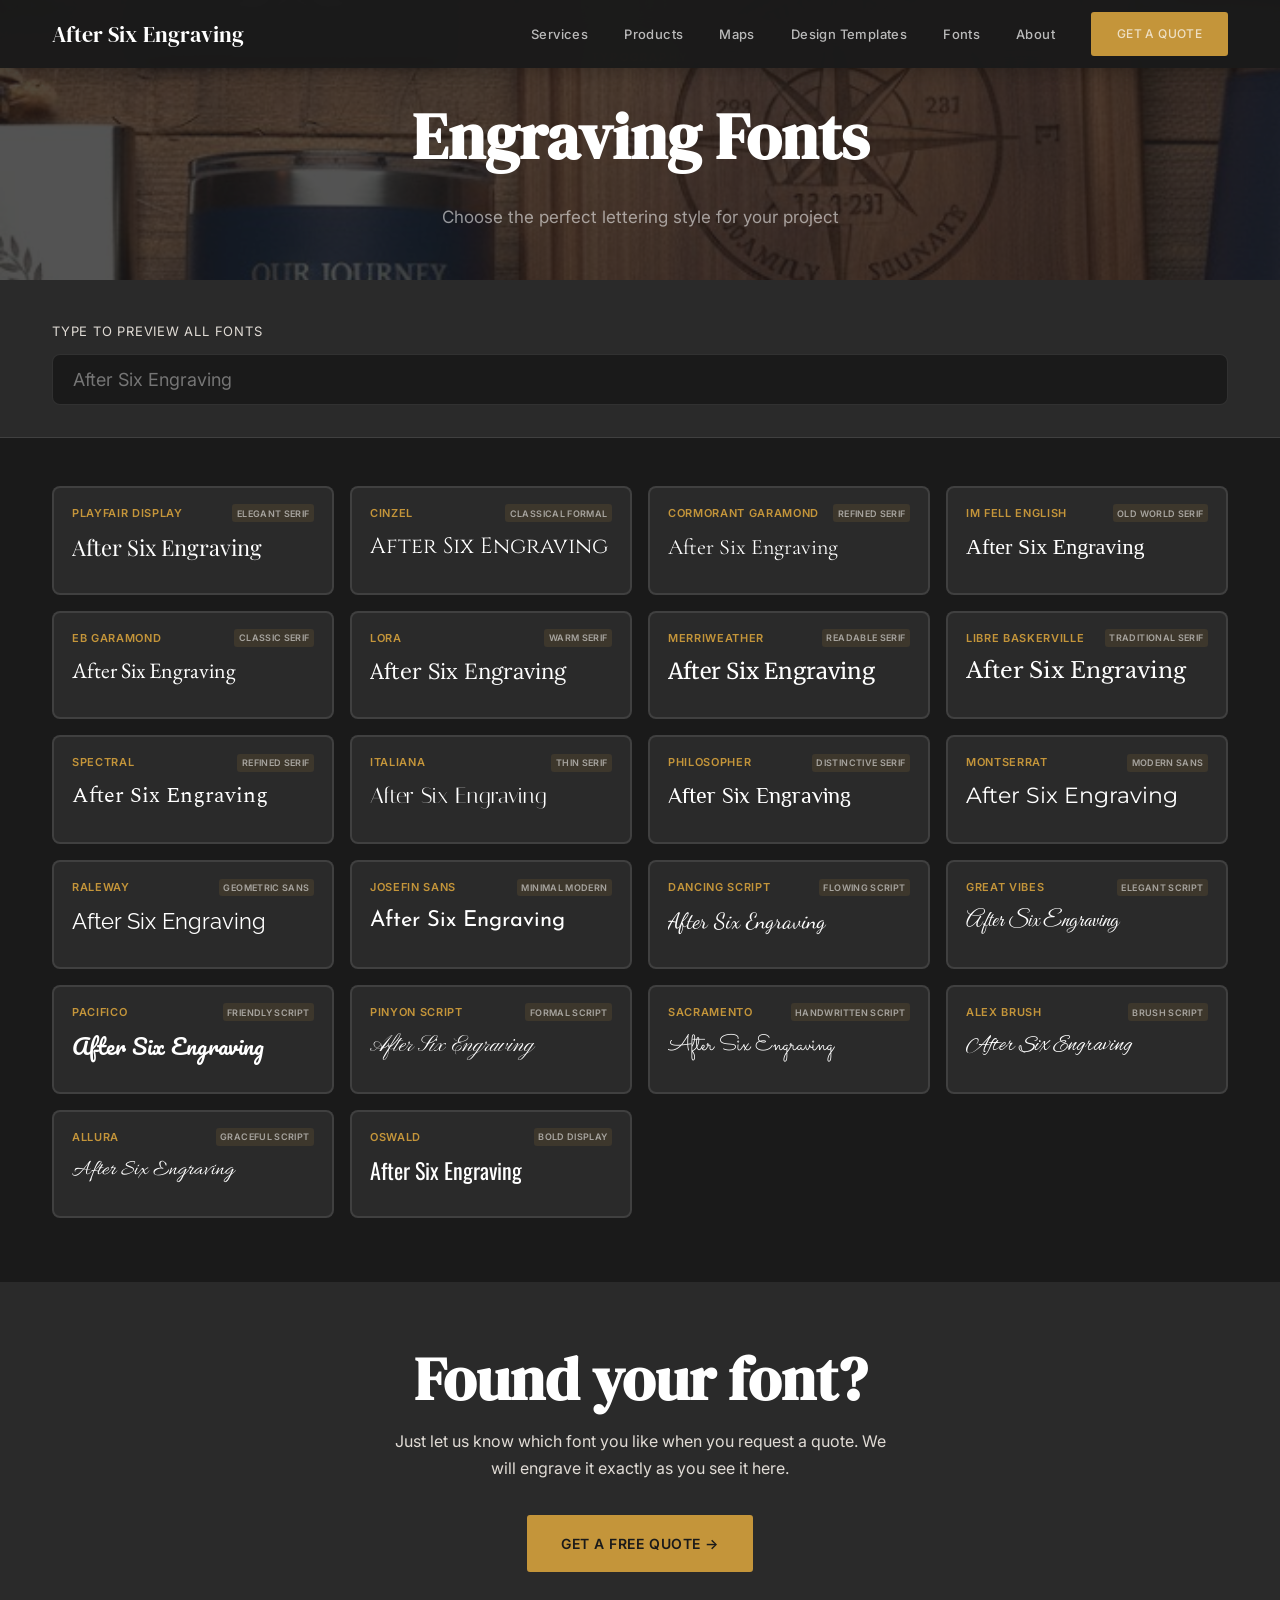
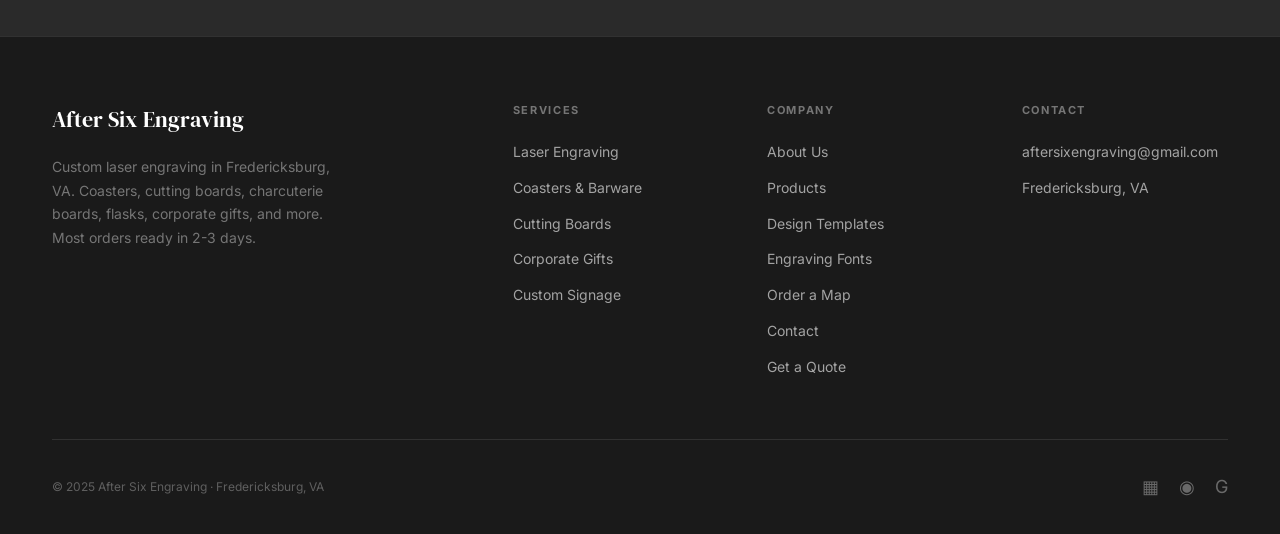
<file: fonts.html>
<!DOCTYPE html>
<html lang="en">
<head>
  <meta charset="UTF-8">
  <meta name="viewport" content="width=device-width, initial-scale=1.0">
  <title>Engraving Fonts | After Six Engraving</title>
  <meta name="description" content="Browse 22 engraving font styles for your custom laser engraving project. Serifs, scripts, and modern sans — preview each font and choose your favorite.">

  <!-- Open Graph -->
  <meta property="og:title" content="Engraving Fonts | After Six Engraving">
  <meta property="og:description" content="Browse 22 engraving font styles for your custom laser engraving project. Preview each font live and choose your favorite.">
  <meta property="og:type" content="website">
  <meta property="og:url" content="https://aftersixengraving.com/fonts.html">
  <meta property="og:locale" content="en_US">

  <!-- Fonts — site defaults + all 22 engraving fonts -->
  <link rel="preconnect" href="https://fonts.googleapis.com">
  <link rel="preconnect" href="https://fonts.gstatic.com" crossorigin>
  <link href="https://fonts.googleapis.com/css2?family=DM+Serif+Display:ital@0;1&family=Inter:wght@400;500;600;700&family=Playfair+Display:wght@400;700&family=Cinzel:wght@400;700&family=Cormorant+Garamond:wght@400;600&family=IM+Fell+English&family=EB+Garamond:wght@400;600&family=Lora:wght@400;600&family=Merriweather:wght@400;700&family=Libre+Baskerville:wght@400;700&family=Spectral:wght@400;600&family=Italiana&family=Philosopher:wght@400;700&family=Montserrat:wght@400;600&family=Raleway:wght@400;600&family=Josefin+Sans:wght@400;600&family=Dancing+Script:wght@400;700&family=Great+Vibes&family=Pacifico&family=Pinyon+Script&family=Sacramento&family=Alex+Brush&family=Allura&family=Oswald:wght@400;600&display=swap" rel="stylesheet">

  <!-- Stylesheet -->
  <link rel="stylesheet" href="style.css">
</head>
<body>

  <!-- ============================================
       NAV
       ============================================ -->
  <nav class="nav nav--scrolled" id="nav">
    <div class="nav__inner">
      <a href="index.html" class="nav__logo">After Six Engraving</a>
      <div class="nav__links">
        <a href="index.html#services">Services</a>
        <a href="products.html">Products</a>
        <a href="map-order.html">Maps</a>
        <a href="gallery.html">Design Templates</a>
        <a href="fonts.html">Fonts</a>
        <a href="index.html#about">About</a>
        <a href="index.html#contact" class="btn btn--gold">Get a Quote</a>
      </div>
      <button class="nav__hamburger" id="navHamburger" aria-label="Open menu">
        <span></span><span></span><span></span>
      </button>
    </div>
  </nav>

  <!-- Mobile Nav -->
  <div class="nav__mobile" id="navMobile">
    <button class="nav__mobile-close" id="navClose" aria-label="Close menu">&times;</button>
    <a href="index.html#services">Services</a>
    <a href="products.html">Products</a>
    <a href="map-order.html">Maps</a>
    <a href="gallery.html">Design Templates</a>
    <a href="fonts.html">Fonts</a>
    <a href="index.html#about">About</a>
    <a href="index.html#contact">Get a Quote</a>
  </div>

  <!-- ============================================
       HERO
       ============================================ -->
  <section class="gallery-hero" style="min-height: 280px;">
    <div class="gallery-hero__bg" style="background-image: url('assets/images/products/hero-large.jpg');" role="img" aria-label="Close-up of precision engraving work"></div>
    <div class="gallery-hero__content">
      <p class="eyebrow" style="margin-bottom: 1rem;">Typography</p>
      <h1 class="gallery-hero__title">Engraving Fonts</h1>
      <p class="gallery-hero__sub">Choose the perfect lettering style for your project</p>
    </div>
  </section>

  <!-- ============================================
       PREVIEW INPUT + SELECTED FONT STRIP
       ============================================ -->
  <section class="fonts-input-section">
    <div class="container">
      <label for="fontPreviewInput" class="fonts-input-label">Type to preview all fonts</label>
      <input type="text" id="fontPreviewInput" placeholder="After Six Engraving" class="fonts-input">
      <!-- Selected font strip (appears when a card is clicked) -->
      <div id="selectedStrip" class="selected-strip" style="display:none;">
        <p class="selected-strip__name" id="selectedName"></p>
        <div class="selected-strip__preview" id="selectedPreview"></div>
      </div>
    </div>
  </section>

  <!-- ============================================
       FONT CARDS GRID — all update simultaneously
       ============================================ -->
  <section class="fonts-grid-section">
    <div class="container">
      <div class="fonts-grid" id="fontsGrid">
        <!-- Cards injected by JS -->
      </div>
    </div>
  </section>

  <!-- ============================================
       CTA
       ============================================ -->
  <section style="padding: 4rem 0; background: var(--surface); text-align: center;">
    <div class="container">
      <h2 class="section-title section-title--light" style="margin-bottom: 1rem;">Found your font?</h2>
      <p style="color: var(--text-muted); margin-bottom: 2rem; max-width: 500px; margin-left: auto; margin-right: auto;">Just let us know which font you like when you request a quote. We will engrave it exactly as you see it here.</p>
      <a href="index.html#contact" class="btn btn--gold">Get a Free Quote &rarr;</a>
    </div>
  </section>

  <!-- ============================================
       FOOTER
       ============================================ -->
  <footer class="footer">
    <div class="container">
      <div class="footer__inner">
        <div class="footer__brand">
          <a href="index.html" class="nav__logo">After Six Engraving</a>
          <p class="footer__tagline">Custom laser engraving in Fredericksburg, VA. Coasters, cutting boards, charcuterie boards, flasks, corporate gifts, and more. Most orders ready in 2-3 days.</p>
        </div>
        <div class="footer__col">
          <h4 class="footer__col-title">Services</h4>
          <a href="index.html#services">Laser Engraving</a>
          <a href="index.html#services">Coasters &amp; Barware</a>
          <a href="index.html#services">Cutting Boards</a>
          <a href="index.html#services">Corporate Gifts</a>
          <a href="index.html#services">Custom Signage</a>
        </div>
        <div class="footer__col">
          <h4 class="footer__col-title">Company</h4>
          <a href="index.html#about">About Us</a>
          <a href="products.html">Products</a>
          <a href="gallery.html">Design Templates</a>
          <a href="fonts.html">Engraving Fonts</a>
          <a href="map-order.html">Order a Map</a>
          <a href="index.html#contact">Contact</a>
          <a href="index.html#contact">Get a Quote</a>
        </div>
        <div class="footer__col">
          <h4 class="footer__col-title">Contact</h4>
          <a href="mailto:aftersixengraving@gmail.com">aftersixengraving@gmail.com</a>
          <a href="fredericksburg.html">Fredericksburg, VA</a>
        </div>
      </div>
      <div class="footer__bottom">
        <p class="footer__copy">&copy; 2025 After Six Engraving &middot; Fredericksburg, VA</p>
        <div class="footer__socials">
          <a href="#" aria-label="Facebook">&#9638;</a>
          <a href="#" aria-label="Instagram">&#9673;</a>
          <a href="#" aria-label="Google Business">G</a>
        </div>
      </div>
    </div>
  </footer>

  <!-- ============================================
       SCRIPTS
       ============================================ -->
  <script>
    // --- Mobile Nav ---
    const hamburger = document.getElementById('navHamburger');
    const mobileNav = document.getElementById('navMobile');
    const navClose = document.getElementById('navClose');
    hamburger.addEventListener('click', () => { mobileNav.classList.add('active'); });
    navClose.addEventListener('click', () => { mobileNav.classList.remove('active'); });
    function closeMobileNav() { mobileNav.classList.remove('active'); }
    mobileNav.querySelectorAll('a').forEach(a => a.addEventListener('click', closeMobileNav));

    // --- Font Data (22 fonts) ---
    const FONTS = [
      { name: 'Playfair Display', family: "'Playfair Display', serif", tag: 'Elegant Serif' },
      { name: 'Cinzel', family: "'Cinzel', serif", tag: 'Classical Formal' },
      { name: 'Cormorant Garamond', family: "'Cormorant Garamond', serif", tag: 'Refined Serif' },
      { name: 'IM Fell English', family: "'IM Fell English', serif", tag: 'Old World Serif' },
      { name: 'EB Garamond', family: "'EB Garamond', serif", tag: 'Classic Serif' },
      { name: 'Lora', family: "'Lora', serif", tag: 'Warm Serif' },
      { name: 'Merriweather', family: "'Merriweather', serif", tag: 'Readable Serif' },
      { name: 'Libre Baskerville', family: "'Libre Baskerville', serif", tag: 'Traditional Serif' },
      { name: 'Spectral', family: "'Spectral', serif", tag: 'Refined Serif' },
      { name: 'Italiana', family: "'Italiana', serif", tag: 'Thin Serif' },
      { name: 'Philosopher', family: "'Philosopher', sans-serif", tag: 'Distinctive Serif' },
      { name: 'Montserrat', family: "'Montserrat', sans-serif", tag: 'Modern Sans' },
      { name: 'Raleway', family: "'Raleway', sans-serif", tag: 'Geometric Sans' },
      { name: 'Josefin Sans', family: "'Josefin Sans', sans-serif", tag: 'Minimal Modern' },
      { name: 'Dancing Script', family: "'Dancing Script', cursive", tag: 'Flowing Script' },
      { name: 'Great Vibes', family: "'Great Vibes', cursive", tag: 'Elegant Script' },
      { name: 'Pacifico', family: "'Pacifico', cursive", tag: 'Friendly Script' },
      { name: 'Pinyon Script', family: "'Pinyon Script', cursive", tag: 'Formal Script' },
      { name: 'Sacramento', family: "'Sacramento', cursive", tag: 'Handwritten Script' },
      { name: 'Alex Brush', family: "'Alex Brush', cursive", tag: 'Brush Script' },
      { name: 'Allura', family: "'Allura', cursive", tag: 'Graceful Script' },
      { name: 'Oswald', family: "'Oswald', sans-serif", tag: 'Bold Display' }
    ];

    // --- State ---
    const grid = document.getElementById('fontsGrid');
    const previewInput = document.getElementById('fontPreviewInput');
    const selectedStrip = document.getElementById('selectedStrip');
    const selectedName = document.getElementById('selectedName');
    const selectedPreview = document.getElementById('selectedPreview');
    const sampleElements = []; // references to each card's preview text element
    let activeCard = null;
    const defaultText = 'After Six Engraving';

    // --- Build compact cards ---
    FONTS.forEach((font, i) => {
      const card = document.createElement('div');
      card.className = 'font-card';

      const header = document.createElement('div');
      header.className = 'font-card__header';

      const nameEl = document.createElement('span');
      nameEl.className = 'font-card__name';
      nameEl.textContent = font.name;

      const tagEl = document.createElement('span');
      tagEl.className = 'font-card__tag';
      tagEl.textContent = font.tag;

      header.appendChild(nameEl);
      header.appendChild(tagEl);

      const sample = document.createElement('p');
      sample.className = 'font-card__sample';
      sample.style.fontFamily = font.family;
      sample.textContent = defaultText;
      sampleElements.push(sample);

      card.appendChild(header);
      card.appendChild(sample);

      // Click to select / highlight
      card.addEventListener('click', () => {
        if (activeCard) activeCard.classList.remove('font-card--active');
        card.classList.add('font-card--active');
        activeCard = card;
        // Show selected strip
        const text = previewInput.value.trim() || defaultText;
        selectedName.innerHTML = font.name + ' <span class="selected-strip__tag">' + font.tag + '</span>';
        selectedPreview.style.fontFamily = font.family;
        selectedPreview.textContent = text;
        selectedStrip.style.display = 'block';
      });

      grid.appendChild(card);
    });

    // --- Live input updates ALL cards simultaneously ---
    previewInput.addEventListener('input', () => {
      const text = previewInput.value.trim() || defaultText;
      sampleElements.forEach(el => { el.textContent = text; });
      // Also update selected strip if visible
      if (selectedStrip.style.display !== 'none') {
        selectedPreview.textContent = text;
      }
    });
  </script>

  <style>
    /* --- Input section --- */
    .fonts-input-section {
      padding: 2.5rem 0 2rem;
      background: var(--surface);
      border-bottom: 1px solid var(--border);
    }
    .fonts-input-label {
      display: block;
      font-size: 0.8125rem;
      color: var(--text-muted);
      text-transform: uppercase;
      letter-spacing: 0.06em;
      margin-bottom: 0.75rem;
    }
    .fonts-input {
      width: 100%;
      padding: 0.875rem 1.25rem;
      background: var(--dark);
      border: 1px solid var(--border);
      border-radius: 8px;
      color: var(--text);
      font-size: 1.125rem;
      font-family: var(--font-body);
      transition: border-color var(--transition);
    }
    .fonts-input:focus {
      outline: none;
      border-color: var(--gold);
    }

    /* --- Selected font strip --- */
    .selected-strip {
      margin-top: 1.5rem;
      padding: 1.25rem 1.5rem;
      background: var(--dark);
      border: 1px solid var(--gold);
      border-radius: 8px;
    }
    .selected-strip__name {
      font-size: 0.75rem;
      text-transform: uppercase;
      letter-spacing: 0.08em;
      color: var(--gold);
      font-weight: 600;
      margin-bottom: 0.5rem;
    }
    .selected-strip__tag {
      font-weight: 400;
      color: var(--text-dim);
      text-transform: none;
      letter-spacing: 0;
      margin-left: 0.5rem;
      font-size: 0.75rem;
    }
    .selected-strip__preview {
      font-size: clamp(1.75rem, 4vw, 3rem);
      color: var(--gold);
      word-break: break-word;
      line-height: 1.3;
    }

    /* --- Grid section --- */
    .fonts-grid-section {
      padding: 3rem 0 4rem;
    }

    /* --- 4-column compact grid --- */
    .fonts-grid {
      display: grid;
      grid-template-columns: repeat(4, 1fr);
      gap: 1rem;
    }
    @media (max-width: 1024px) { .fonts-grid { grid-template-columns: repeat(3, 1fr); } }
    @media (max-width: 768px)  { .fonts-grid { grid-template-columns: repeat(2, 1fr); } }
    @media (max-width: 480px)  { .fonts-grid { grid-template-columns: 1fr; } }

    /* --- Compact font card --- */
    .font-card {
      background: var(--surface);
      border: 2px solid var(--border);
      border-radius: 8px;
      padding: 1rem 1.125rem;
      cursor: pointer;
      transition: border-color 0.2s, box-shadow 0.2s;
    }
    .font-card:hover {
      border-color: rgba(196, 149, 58, 0.4);
    }
    .font-card--active {
      border-color: var(--gold);
      box-shadow: 0 0 0 1px var(--gold);
    }
    .font-card__header {
      display: flex;
      align-items: center;
      justify-content: space-between;
      gap: 0.5rem;
      margin-bottom: 0.625rem;
    }
    .font-card__name {
      font-size: 0.6875rem;
      text-transform: uppercase;
      letter-spacing: 0.06em;
      color: var(--gold);
      font-weight: 600;
      white-space: nowrap;
      overflow: hidden;
      text-overflow: ellipsis;
    }
    .font-card__tag {
      flex-shrink: 0;
      background: rgba(196, 149, 58, 0.12);
      color: var(--text-dim);
      font-size: 0.5625rem;
      padding: 0.15em 0.5em;
      border-radius: 3px;
      text-transform: uppercase;
      letter-spacing: 0.04em;
      font-weight: 600;
      white-space: nowrap;
    }
    .font-card__sample {
      font-size: 1.375rem;
      line-height: 1.3;
      color: var(--text);
      word-break: break-word;
      overflow: hidden;
      display: -webkit-box;
      -webkit-line-clamp: 2;
      -webkit-box-orient: vertical;
      min-height: 2.75rem;
    }
  </style>

</body>
</html>
</file>
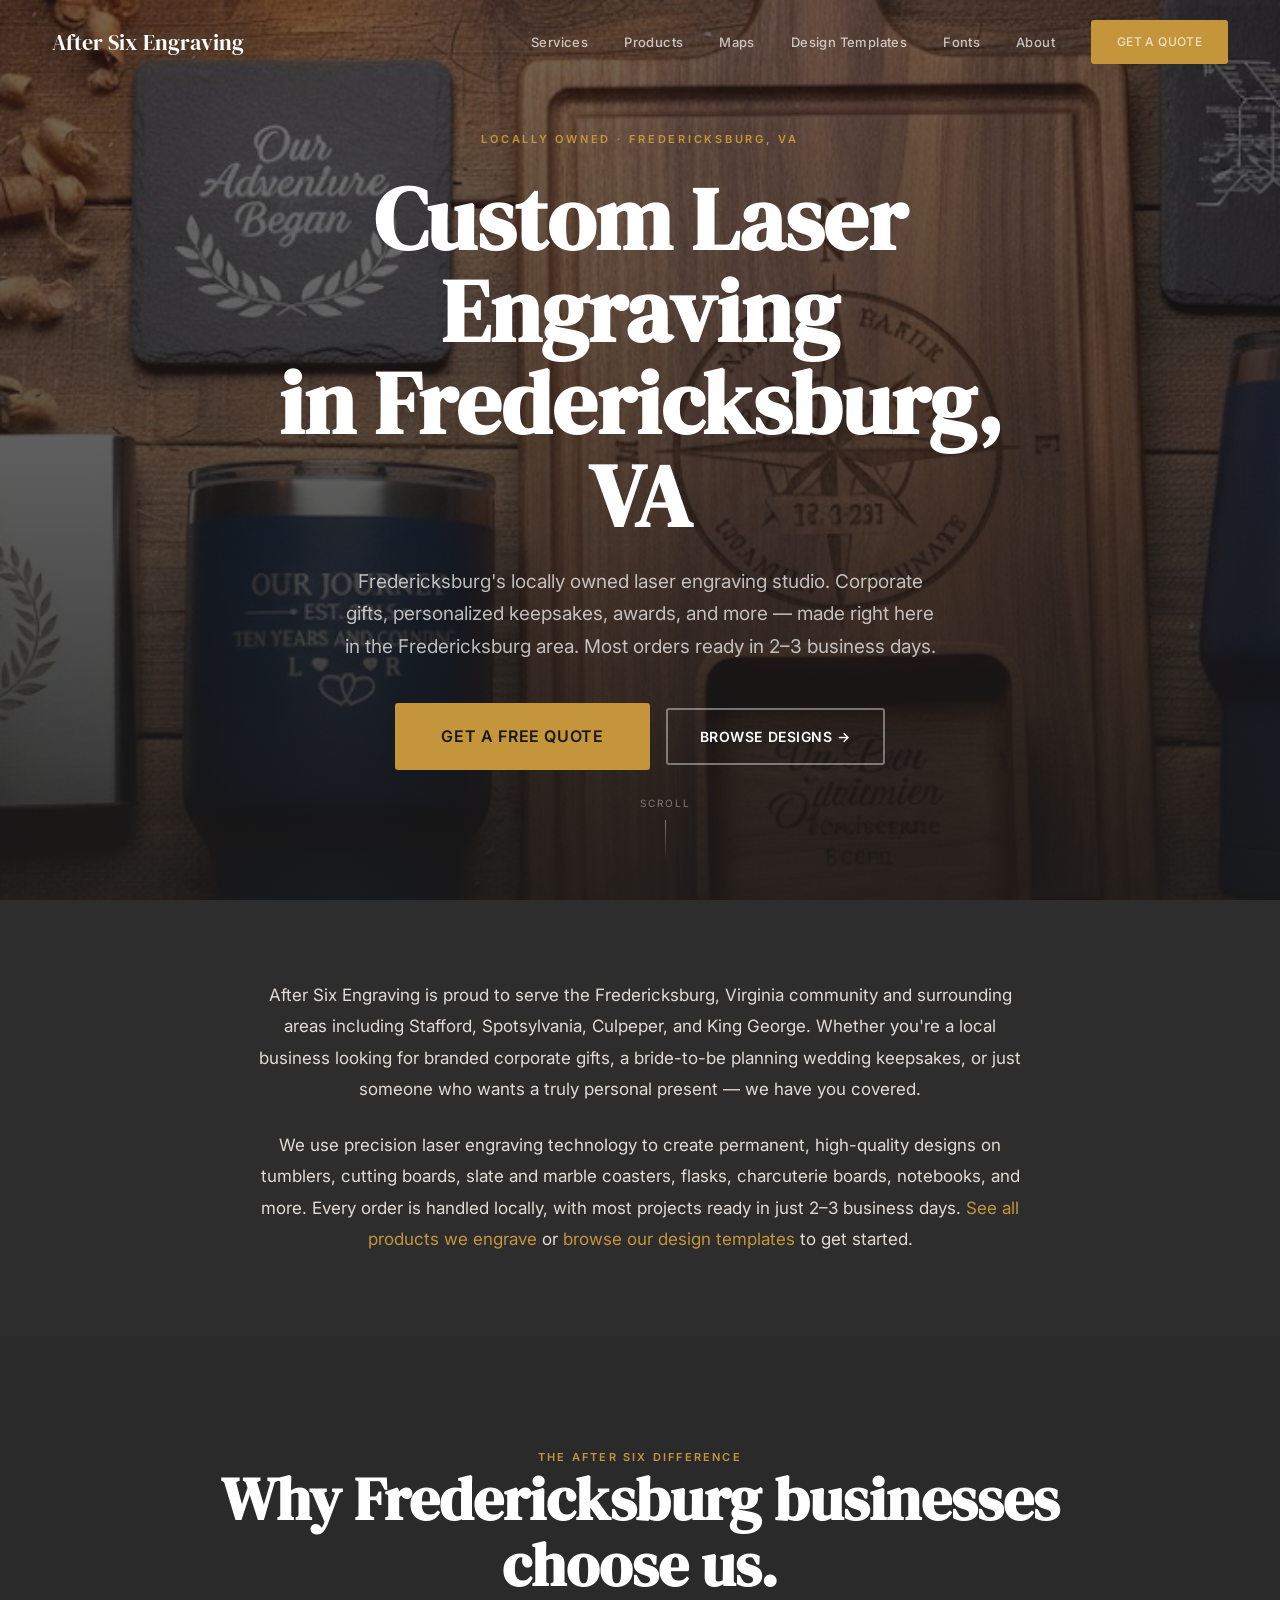
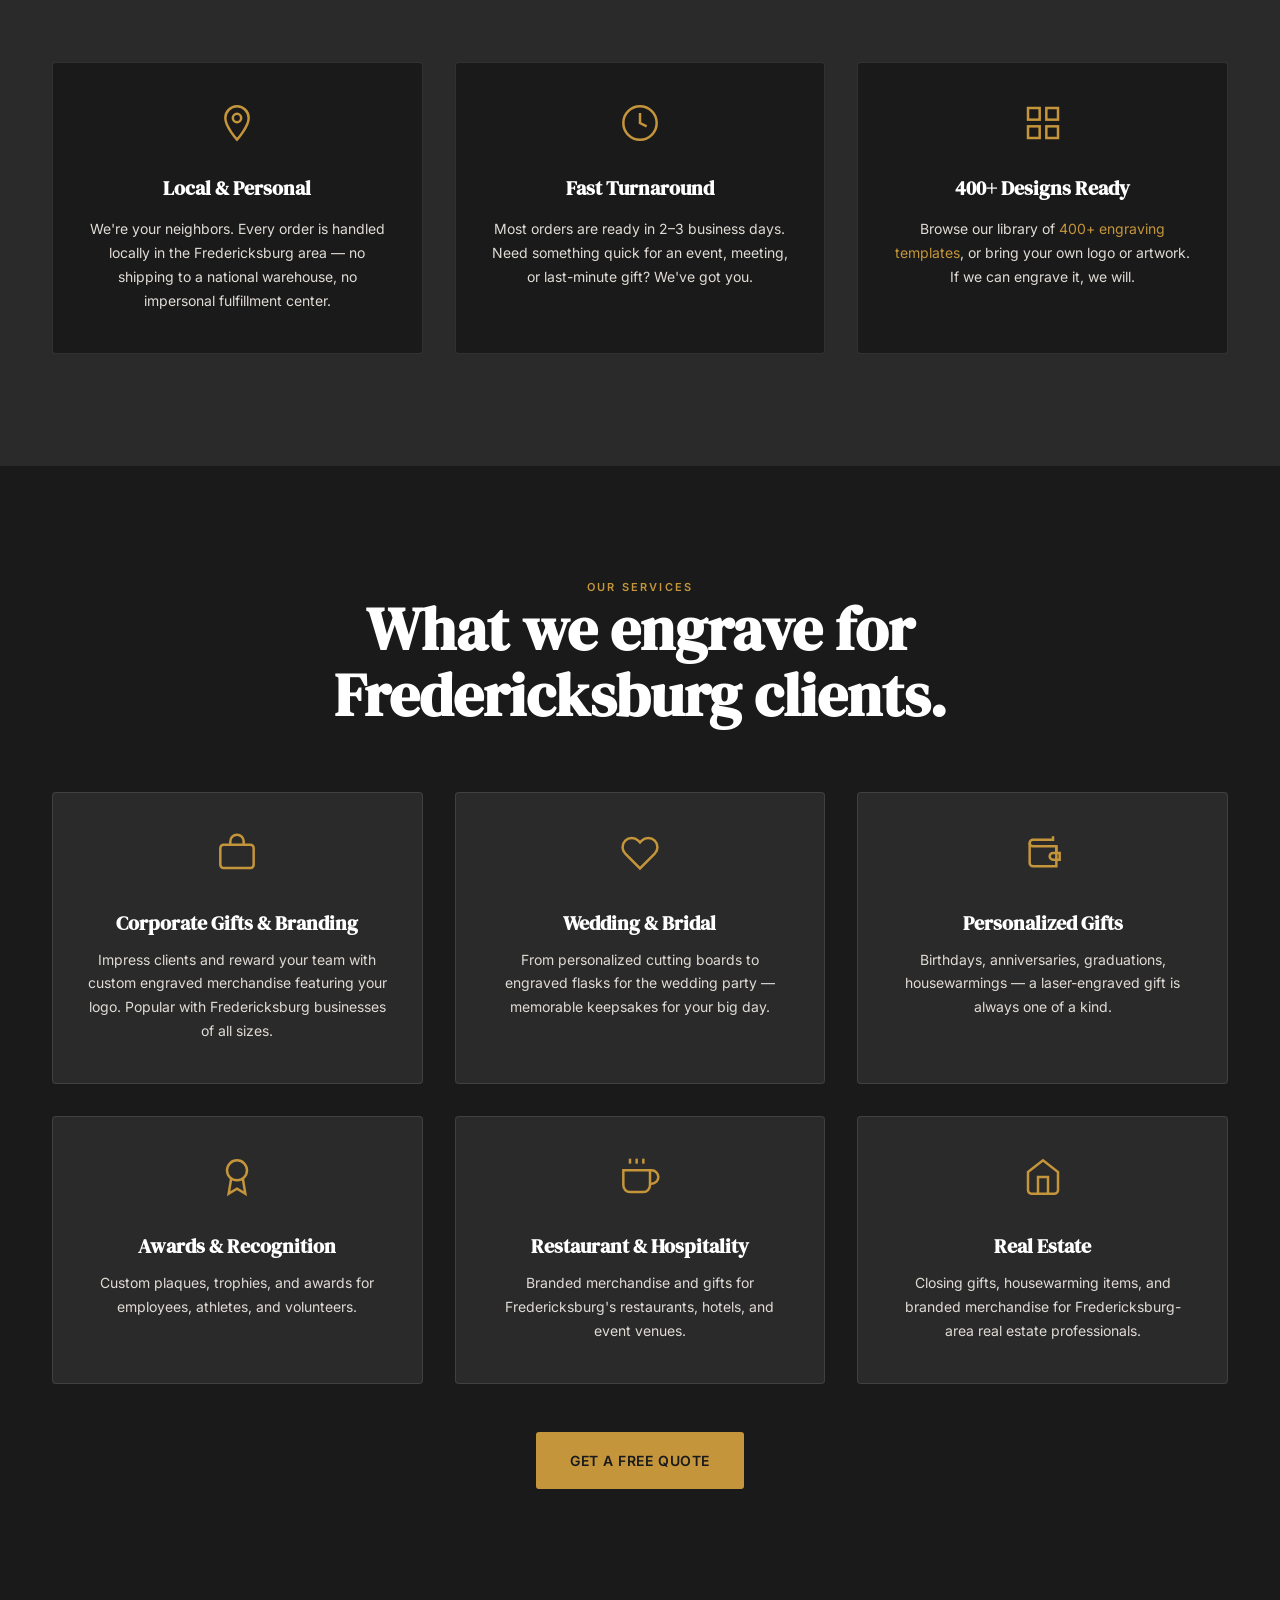
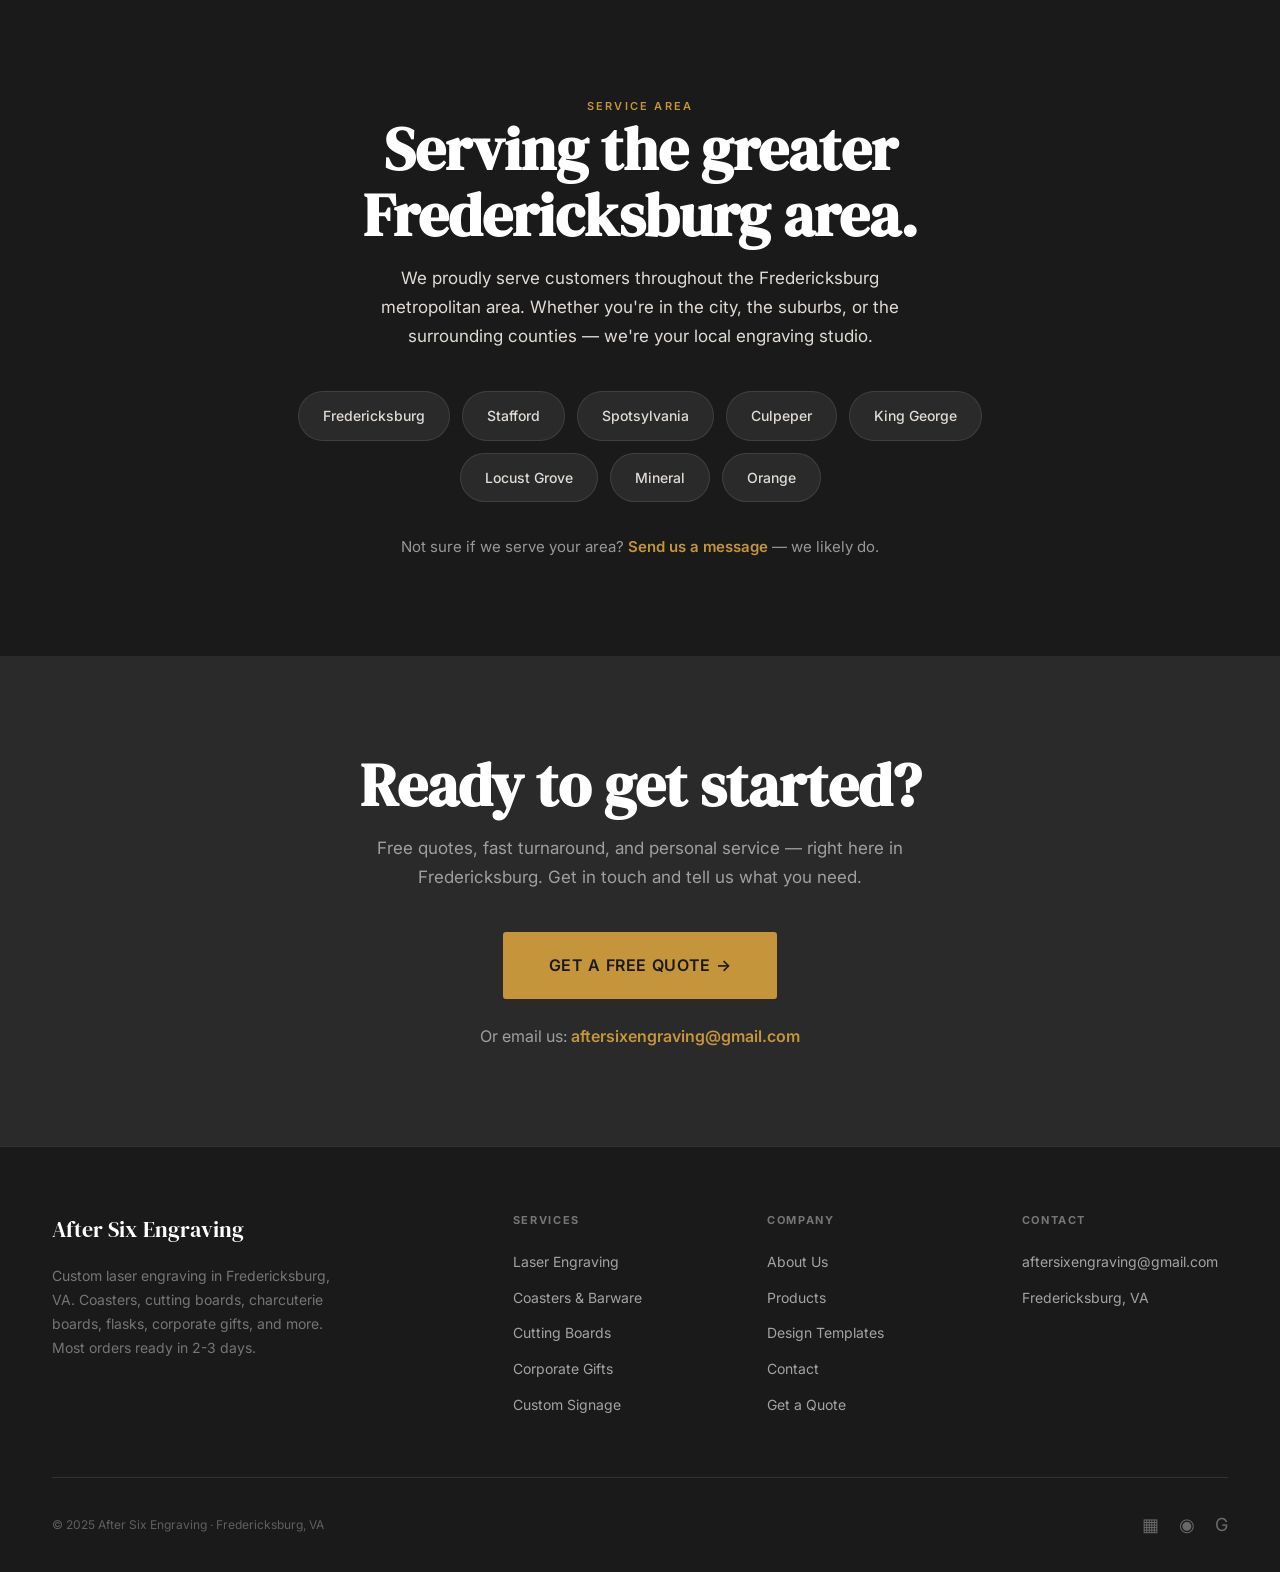
<file: fredericksburg.html>
<!DOCTYPE html>
<html lang="en">
<head>
  <meta charset="UTF-8">
  <meta name="viewport" content="width=device-width, initial-scale=1.0">
  <title>Custom Laser Engraving in Fredericksburg, VA | After Six Engraving</title>
  <meta name="description" content="After Six Engraving is Fredericksburg's local laser engraving studio. Custom tumblers, cutting boards, corporate gifts, awards & more. Serving Fredericksburg, Stafford & Spotsylvania. Free quotes.">

  <!-- Open Graph -->
  <meta property="og:title" content="Custom Laser Engraving in Fredericksburg, VA | After Six Engraving">
  <meta property="og:description" content="Fredericksburg's local laser engraving studio. Custom tumblers, cutting boards, corporate gifts, awards & more. Serving Stafford & Spotsylvania. Free quotes.">
  <meta property="og:type" content="website">
  <meta property="og:url" content="https://aftersixengraving.com/fredericksburg">
  <meta property="og:locale" content="en_US">

  <!-- Canonical -->
  <link rel="canonical" href="https://aftersixengraving.com/fredericksburg">

  <!-- Fonts -->
  <link rel="preconnect" href="https://fonts.googleapis.com">
  <link rel="preconnect" href="https://fonts.gstatic.com" crossorigin>
  <link href="https://fonts.googleapis.com/css2?family=DM+Serif+Display:ital@0;1&family=Inter:wght@400;500;600;700&display=swap" rel="stylesheet">

  <!-- Stylesheet -->
  <link rel="stylesheet" href="style.css">

  <!-- LocalBusiness JSON-LD Schema -->
  <script type="application/ld+json">
  {
    "@context": "https://schema.org",
    "@type": "LocalBusiness",
    "name": "After Six Engraving",
    "email": "aftersixengraving@gmail.com",
    "url": "https://aftersixengraving.com",
    "address": {
      "@type": "PostalAddress",
      "addressLocality": "Fredericksburg",
      "addressRegion": "VA",
      "addressCountry": "US"
    },
    "geo": {
      "@type": "GeoCoordinates",
      "latitude": 38.3032,
      "longitude": -77.4605
    },
    "hasMap": "https://www.google.com/maps/place/Fredericksburg,+VA",
    "areaServed": [
      {"@type": "City", "name": "Fredericksburg", "sameAs": "https://en.wikipedia.org/wiki/Fredericksburg,_Virginia"},
      {"@type": "City", "name": "Stafford"},
      {"@type": "City", "name": "Spotsylvania"},
      {"@type": "City", "name": "Culpeper"},
      {"@type": "City", "name": "King George"}
    ],
    "description": "Custom laser engraving services in Fredericksburg, VA. Corporate gifts, awards, tumblers, cutting boards, personalized merchandise. Most orders ready in 2-3 business days.",
    "priceRange": "$$",
    "openingHours": "Mo-Sa 09:00-18:00"
  }
  </script>
</head>
<body>

  <!-- ============================================
       NAVIGATION
       ============================================ -->
  <nav class="nav" id="nav">
    <div class="nav__inner">
      <a href="index.html" class="nav__logo">After Six Engraving</a>
      <div class="nav__links">
        <a href="index.html#services">Services</a>
        <a href="products.html">Products</a>
        <a href="map-order.html">Maps</a>
        <a href="gallery.html">Design Templates</a>
        <a href="fonts.html">Fonts</a>
        <a href="index.html#about">About</a>
        <a href="index.html#contact" class="btn btn--gold">Get a Quote</a>
      </div>
      <button class="nav__hamburger" id="navHamburger" aria-label="Open menu">
        <span></span><span></span><span></span>
      </button>
    </div>
  </nav>

  <!-- Mobile Nav -->
  <div class="nav__mobile" id="navMobile">
    <button class="nav__mobile-close" id="navClose" aria-label="Close menu">&times;</button>
    <a href="index.html#services" onclick="closeMobileNav()">Services</a>
    <a href="products.html">Products</a>
    <a href="map-order.html">Maps</a>
    <a href="gallery.html">Design Templates</a>
    <a href="fonts.html">Fonts</a>
    <a href="index.html#about" onclick="closeMobileNav()">About</a>
    <a href="index.html#contact" onclick="closeMobileNav()">Get a Quote</a>
  </div>

  <!-- ============================================
       HERO
       ============================================ -->
  <section class="hero">
    <div class="hero__bg" style="background-image: url('assets/images/products/hero-large.jpg');" role="img" aria-label="Laser engraved products by After Six Engraving in Fredericksburg VA"></div>
    <div class="hero__content">
      <p class="hero__eyebrow">Locally Owned &middot; Fredericksburg, VA</p>
      <h1 class="hero__title">Custom Laser Engraving<br>in Fredericksburg, VA</h1>
      <p class="hero__sub">Fredericksburg's locally owned laser engraving studio. Corporate gifts, personalized keepsakes, awards, and more &mdash; made right here in the Fredericksburg area. Most orders ready in 2&ndash;3 business days.</p>
      <div class="hero__ctas">
        <a href="index.html#contact" class="btn btn--gold btn--lg">Get a Free Quote</a>
        <a href="gallery.html" class="btn btn--outline">Browse Designs &rarr;</a>
      </div>
    </div>
    <div class="hero__scroll">
      <span>Scroll</span>
      <div class="hero__scroll-line"></div>
    </div>
  </section>

  <!-- ============================================
       INTRO PARAGRAPH
       ============================================ -->
  <section class="lp-intro">
    <div class="container">
      <div class="lp-intro__content reveal">
        <p>After Six Engraving is proud to serve the Fredericksburg, Virginia community and surrounding areas including Stafford, Spotsylvania, Culpeper, and King George. Whether you're a local business looking for branded corporate gifts, a bride-to-be planning wedding keepsakes, or just someone who wants a truly personal present &mdash; we have you covered.</p>
        <p>We use precision laser engraving technology to create permanent, high-quality designs on tumblers, cutting boards, slate and marble coasters, flasks, charcuterie boards, notebooks, and more. Every order is handled locally, with most projects ready in just 2&ndash;3 business days. <a href="products.html">See all products we engrave</a> or <a href="gallery.html">browse our design templates</a> to get started.</p>
      </div>
    </div>
  </section>

  <!-- ============================================
       WHY FREDERICKSBURG BUSINESSES CHOOSE US
       ============================================ -->
  <section class="lp-why">
    <div class="container">
      <div class="lp-why__header reveal">
        <p class="eyebrow">The After Six Difference</p>
        <h2 class="section-title section-title--light">Why Fredericksburg businesses<br>choose us.</h2>
      </div>
      <div class="lp-why__grid">
        <div class="lp-why__card reveal reveal-delay-1">
          <div class="lp-why__icon">
            <svg width="40" height="40" viewBox="0 0 24 24" fill="none" stroke="currentColor" stroke-width="1.5"><path d="M12 2C8.13 2 5 5.13 5 9c0 5.25 7 13 7 13s7-7.75 7-13c0-3.87-3.13-7-7-7z"/><circle cx="12" cy="9" r="2.5"/></svg>
          </div>
          <h3>Local &amp; Personal</h3>
          <p>We're your neighbors. Every order is handled locally in the Fredericksburg area &mdash; no shipping to a national warehouse, no impersonal fulfillment center.</p>
        </div>
        <div class="lp-why__card reveal reveal-delay-2">
          <div class="lp-why__icon">
            <svg width="40" height="40" viewBox="0 0 24 24" fill="none" stroke="currentColor" stroke-width="1.5"><circle cx="12" cy="12" r="10"/><polyline points="12 6 12 12 16 14"/></svg>
          </div>
          <h3>Fast Turnaround</h3>
          <p>Most orders are ready in 2&ndash;3 business days. Need something quick for an event, meeting, or last-minute gift? We've got you.</p>
        </div>
        <div class="lp-why__card reveal reveal-delay-3">
          <div class="lp-why__icon">
            <svg width="40" height="40" viewBox="0 0 24 24" fill="none" stroke="currentColor" stroke-width="1.5"><rect x="3" y="3" width="7" height="7"/><rect x="14" y="3" width="7" height="7"/><rect x="14" y="14" width="7" height="7"/><rect x="3" y="14" width="7" height="7"/></svg>
          </div>
          <h3>400+ Designs Ready</h3>
          <p>Browse our library of <a href="gallery.html">400+ engraving templates</a>, or bring your own logo or artwork. If we can engrave it, we will.</p>
        </div>
      </div>
    </div>
  </section>

  <!-- ============================================
       SERVICES GRID
       ============================================ -->
  <section class="lp-services">
    <div class="container">
      <div class="lp-services__header reveal">
        <p class="eyebrow">Our Services</p>
        <h2 class="section-title">What we engrave for<br>Fredericksburg clients.</h2>
      </div>
      <div class="lp-services__grid">
        <div class="service-card reveal reveal-delay-1">
          <div class="service-card__icon">
            <svg width="40" height="40" viewBox="0 0 24 24" fill="none" stroke="currentColor" stroke-width="1.5"><rect x="2" y="7" width="20" height="14" rx="2"/><path d="M16 7V5a4 4 0 00-8 0v2"/></svg>
          </div>
          <h4 class="service-card__title">Corporate Gifts &amp; Branding</h4>
          <p class="service-card__desc">Impress clients and reward your team with custom engraved merchandise featuring your logo. Popular with Fredericksburg businesses of all sizes.</p>
        </div>
        <div class="service-card reveal reveal-delay-2">
          <div class="service-card__icon">
            <svg width="40" height="40" viewBox="0 0 24 24" fill="none" stroke="currentColor" stroke-width="1.5"><path d="M20.84 4.61a5.5 5.5 0 00-7.78 0L12 5.67l-1.06-1.06a5.5 5.5 0 00-7.78 7.78L12 21.23l8.84-8.84a5.5 5.5 0 000-7.78z"/></svg>
          </div>
          <h4 class="service-card__title">Wedding &amp; Bridal</h4>
          <p class="service-card__desc">From personalized cutting boards to engraved flasks for the wedding party &mdash; memorable keepsakes for your big day.</p>
        </div>
        <div class="service-card reveal reveal-delay-3">
          <div class="service-card__icon">
            <svg width="40" height="40" viewBox="0 0 24 24" fill="none" stroke="currentColor" stroke-width="1.5"><path d="M20 12V8H6a2 2 0 010-4h12V2"/><path d="M4 6v12a2 2 0 002 2h14V8"/><path d="M18 12a2 2 0 000 4h4v-4h-4z"/></svg>
          </div>
          <h4 class="service-card__title">Personalized Gifts</h4>
          <p class="service-card__desc">Birthdays, anniversaries, graduations, housewarmings &mdash; a laser-engraved gift is always one of a kind.</p>
        </div>
        <div class="service-card reveal reveal-delay-1">
          <div class="service-card__icon">
            <svg width="40" height="40" viewBox="0 0 24 24" fill="none" stroke="currentColor" stroke-width="1.5"><circle cx="12" cy="8" r="6"/><path d="M15.477 12.89L17 22l-5-3-5 3 1.523-9.11"/></svg>
          </div>
          <h4 class="service-card__title">Awards &amp; Recognition</h4>
          <p class="service-card__desc">Custom plaques, trophies, and awards for employees, athletes, and volunteers.</p>
        </div>
        <div class="service-card reveal reveal-delay-2">
          <div class="service-card__icon">
            <svg width="40" height="40" viewBox="0 0 24 24" fill="none" stroke="currentColor" stroke-width="1.5"><path d="M18 8h1a4 4 0 010 8h-1"/><path d="M2 8h16v9a4 4 0 01-4 4H6a4 4 0 01-4-4V8z"/><line x1="6" y1="1" x2="6" y2="4"/><line x1="10" y1="1" x2="10" y2="4"/><line x1="14" y1="1" x2="14" y2="4"/></svg>
          </div>
          <h4 class="service-card__title">Restaurant &amp; Hospitality</h4>
          <p class="service-card__desc">Branded merchandise and gifts for Fredericksburg's restaurants, hotels, and event venues.</p>
        </div>
        <div class="service-card reveal reveal-delay-3">
          <div class="service-card__icon">
            <svg width="40" height="40" viewBox="0 0 24 24" fill="none" stroke="currentColor" stroke-width="1.5"><path d="M3 9l9-7 9 7v11a2 2 0 01-2 2H5a2 2 0 01-2-2z"/><polyline points="9 22 9 12 15 12 15 22"/></svg>
          </div>
          <h4 class="service-card__title">Real Estate</h4>
          <p class="service-card__desc">Closing gifts, housewarming items, and branded merchandise for Fredericksburg-area real estate professionals.</p>
        </div>
      </div>
      <div style="text-align: center; margin-top: 3rem;" class="reveal">
        <a href="index.html#contact" class="btn btn--gold">Get a Free Quote</a>
      </div>
    </div>
  </section>

  <!-- ============================================
       SERVICE AREA
       ============================================ -->
  <section class="lp-area">
    <div class="container">
      <div class="lp-area__header reveal">
        <p class="eyebrow">Service Area</p>
        <h2 class="section-title">Serving the greater<br>Fredericksburg area.</h2>
        <p class="section-subtitle" style="margin: 0.5rem auto 0;">We proudly serve customers throughout the Fredericksburg metropolitan area. Whether you're in the city, the suburbs, or the surrounding counties &mdash; we're your local engraving studio.</p>
      </div>
      <div class="serve__pills reveal" style="margin-top: 2.5rem;">
        <span class="serve__pill">Fredericksburg</span>
        <span class="serve__pill">Stafford</span>
        <span class="serve__pill">Spotsylvania</span>
        <span class="serve__pill">Culpeper</span>
        <span class="serve__pill">King George</span>
        <span class="serve__pill">Locust Grove</span>
        <span class="serve__pill">Mineral</span>
        <span class="serve__pill">Orange</span>
      </div>
      <p class="lp-area__note reveal" style="text-align: center; margin-top: 2rem; color: rgba(255,255,255,0.55); font-size: 0.9375rem;">Not sure if we serve your area? <a href="index.html#contact" style="color: var(--gold); font-weight: 600;">Send us a message</a> &mdash; we likely do.</p>
    </div>
  </section>

  <!-- ============================================
       CTA SECTION
       ============================================ -->
  <section class="lp-cta">
    <div class="container">
      <div class="lp-cta__content reveal">
        <h2 class="section-title section-title--light">Ready to get started?</h2>
        <p class="lp-cta__sub">Free quotes, fast turnaround, and personal service &mdash; right here in Fredericksburg. Get in touch and tell us what you need.</p>
        <a href="index.html#contact" class="btn btn--gold btn--lg">Get a Free Quote &rarr;</a>
        <p class="lp-cta__phone">Or email us: <a href="mailto:aftersixengraving@gmail.com">aftersixengraving@gmail.com</a></p>
      </div>
    </div>
  </section>

  <!-- ============================================
       FOOTER
       ============================================ -->
  <footer class="footer">
    <div class="container">
      <div class="footer__inner">
        <div class="footer__brand">
          <a href="index.html" class="nav__logo">After Six Engraving</a>
          <p class="footer__tagline">Custom laser engraving in Fredericksburg, VA. Coasters, cutting boards, charcuterie boards, flasks, corporate gifts, and more. Most orders ready in 2-3 days.</p>
        </div>
        <div class="footer__col">
          <h4 class="footer__col-title">Services</h4>
          <a href="index.html#services">Laser Engraving</a>
          <a href="index.html#services">Coasters &amp; Barware</a>
          <a href="index.html#services">Cutting Boards</a>
          <a href="index.html#services">Corporate Gifts</a>
          <a href="index.html#services">Custom Signage</a>
        </div>
        <div class="footer__col">
          <h4 class="footer__col-title">Company</h4>
          <a href="index.html#about">About Us</a>
          <a href="products.html">Products</a>
          <a href="gallery.html">Design Templates</a>
          <a href="index.html#contact">Contact</a>
          <a href="index.html#contact">Get a Quote</a>
        </div>
        <div class="footer__col">
          <h4 class="footer__col-title">Contact</h4>
          <a href="mailto:aftersixengraving@gmail.com">aftersixengraving@gmail.com</a>
          <a href="fredericksburg.html">Fredericksburg, VA</a>
        </div>
      </div>
      <div class="footer__bottom">
        <p class="footer__copy">&copy; 2025 After Six Engraving &middot; Fredericksburg, VA</p>
        <div class="footer__socials">
          <a href="#" aria-label="Facebook">&#9638;</a>
          <a href="#" aria-label="Instagram">&#9673;</a>
          <a href="#" aria-label="Google Business">G</a>
        </div>
      </div>
    </div>
  </footer>

  <!-- ============================================
       SCRIPTS
       ============================================ -->
  <script>
    // ---- Sticky Nav ----
    const nav = document.getElementById('nav');
    window.addEventListener('scroll', () => {
      if (window.scrollY > 80) {
        nav.classList.add('nav--scrolled');
      } else {
        nav.classList.remove('nav--scrolled');
      }
    });

    // ---- Mobile Nav ----
    const hamburger = document.getElementById('navHamburger');
    const mobileNav = document.getElementById('navMobile');
    const navClose = document.getElementById('navClose');

    hamburger.addEventListener('click', () => { mobileNav.classList.add('active'); });
    navClose.addEventListener('click', () => { mobileNav.classList.remove('active'); });
    function closeMobileNav() { mobileNav.classList.remove('active'); }

    // ---- Scroll Reveal (Intersection Observer) ----
    const revealElements = document.querySelectorAll('.reveal');
    const revealObserver = new IntersectionObserver((entries) => {
      entries.forEach(entry => {
        if (entry.isIntersecting) {
          entry.target.classList.add('visible');
          revealObserver.unobserve(entry.target);
        }
      });
    }, {
      threshold: 0.12,
      rootMargin: '0px 0px -40px 0px'
    });
    revealElements.forEach(el => revealObserver.observe(el));
  </script>

</body>
</html>
</file>
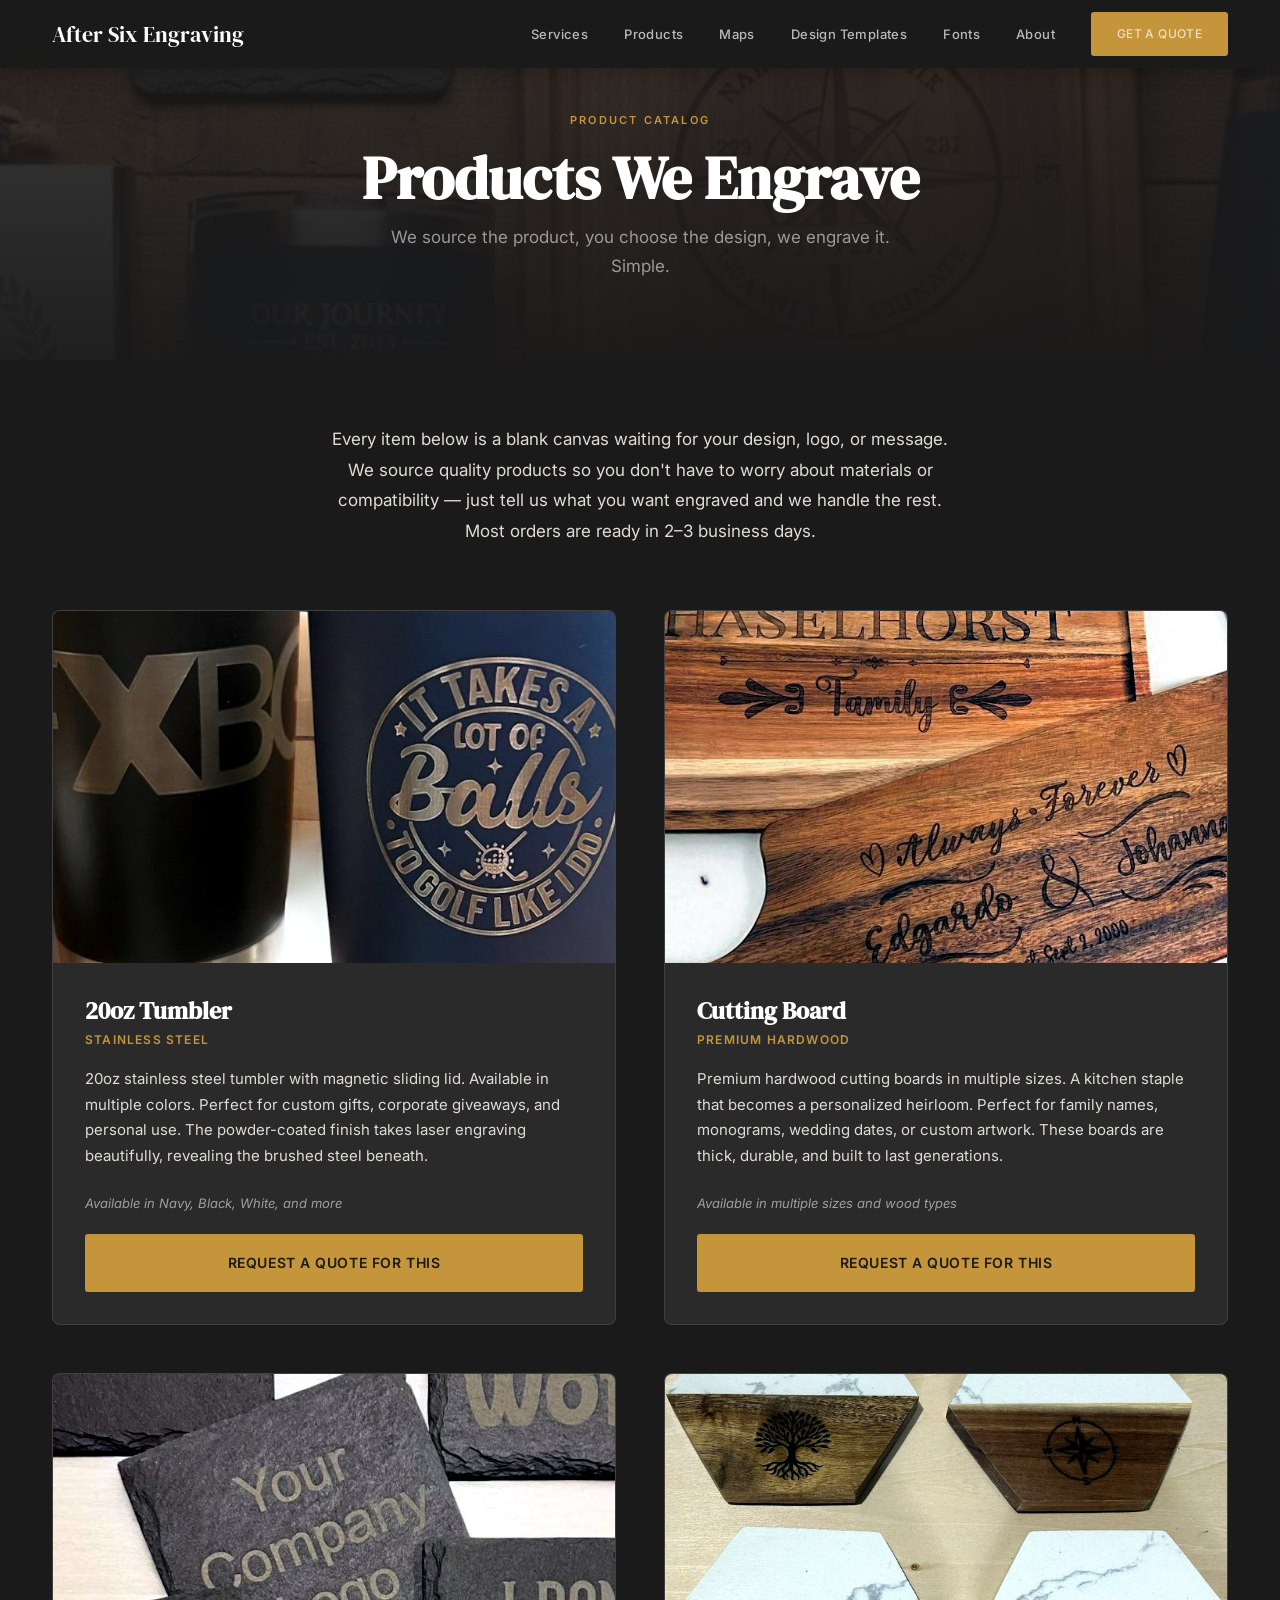
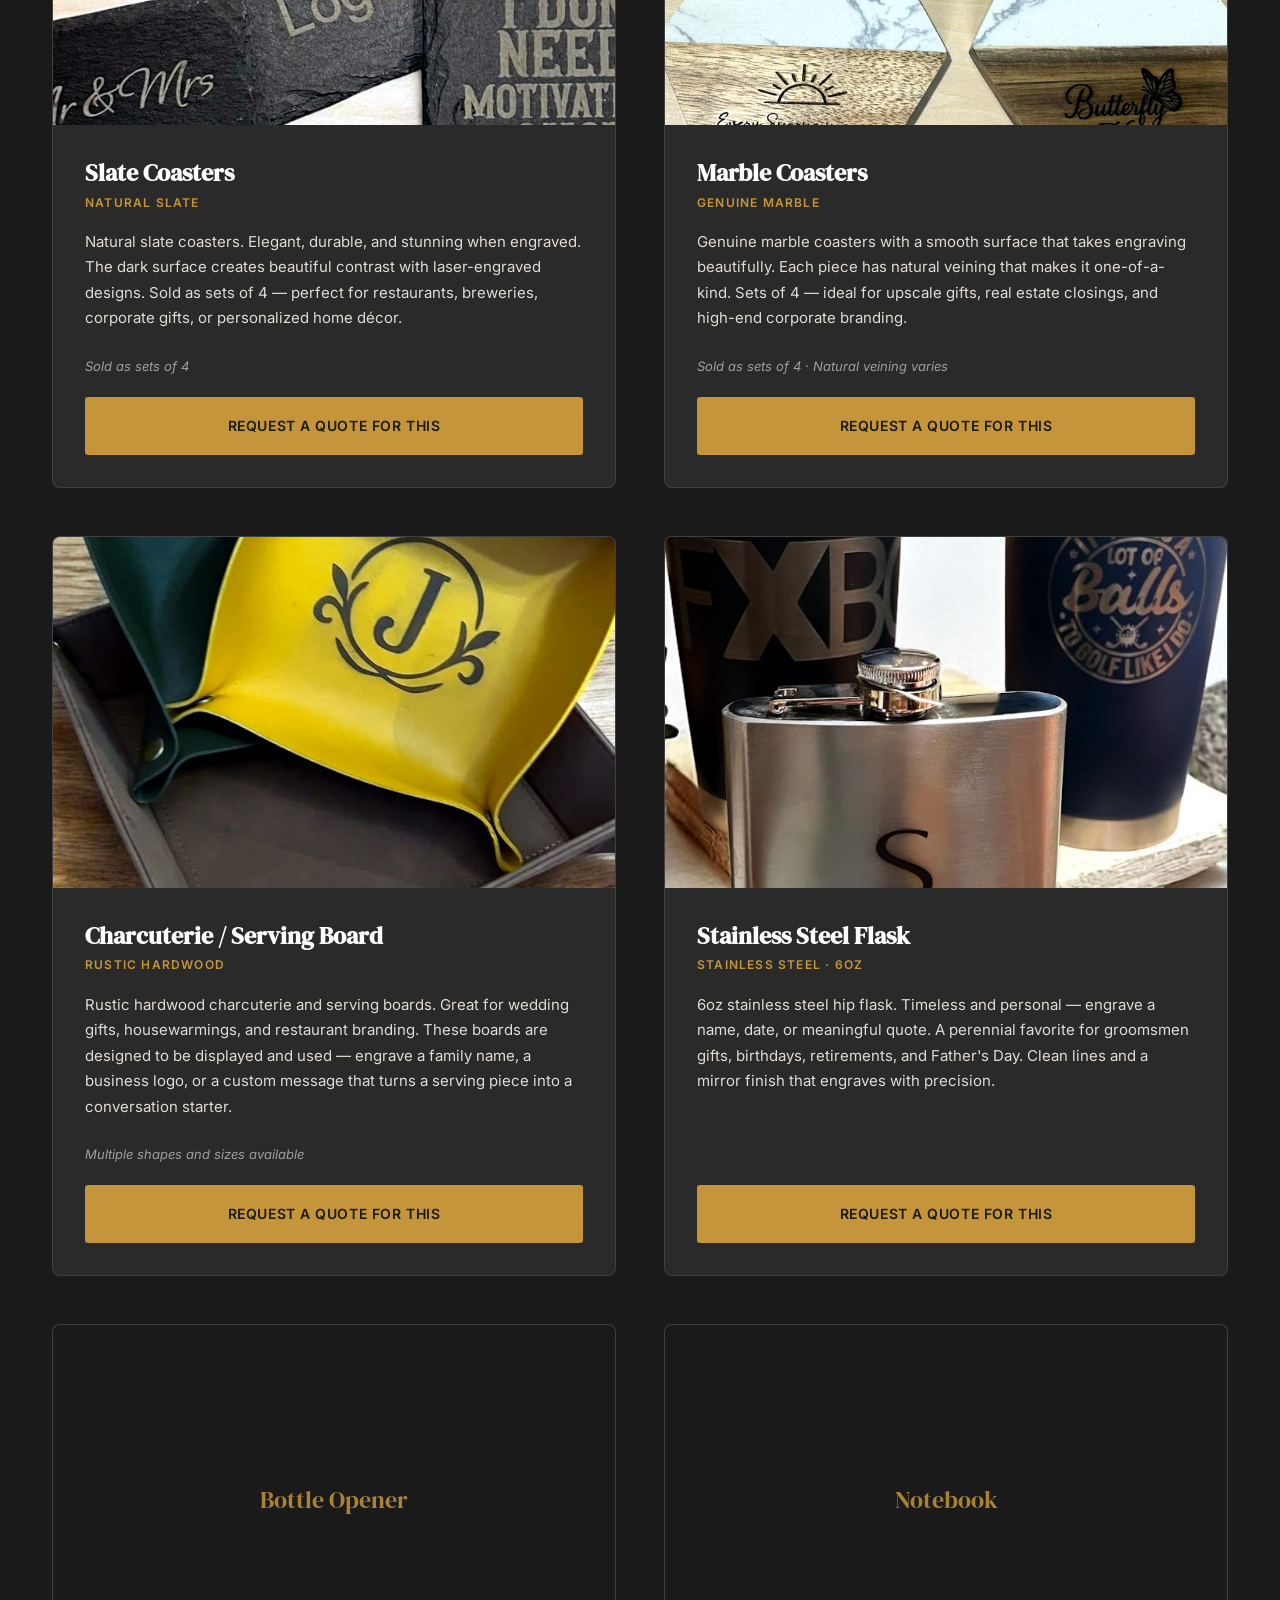
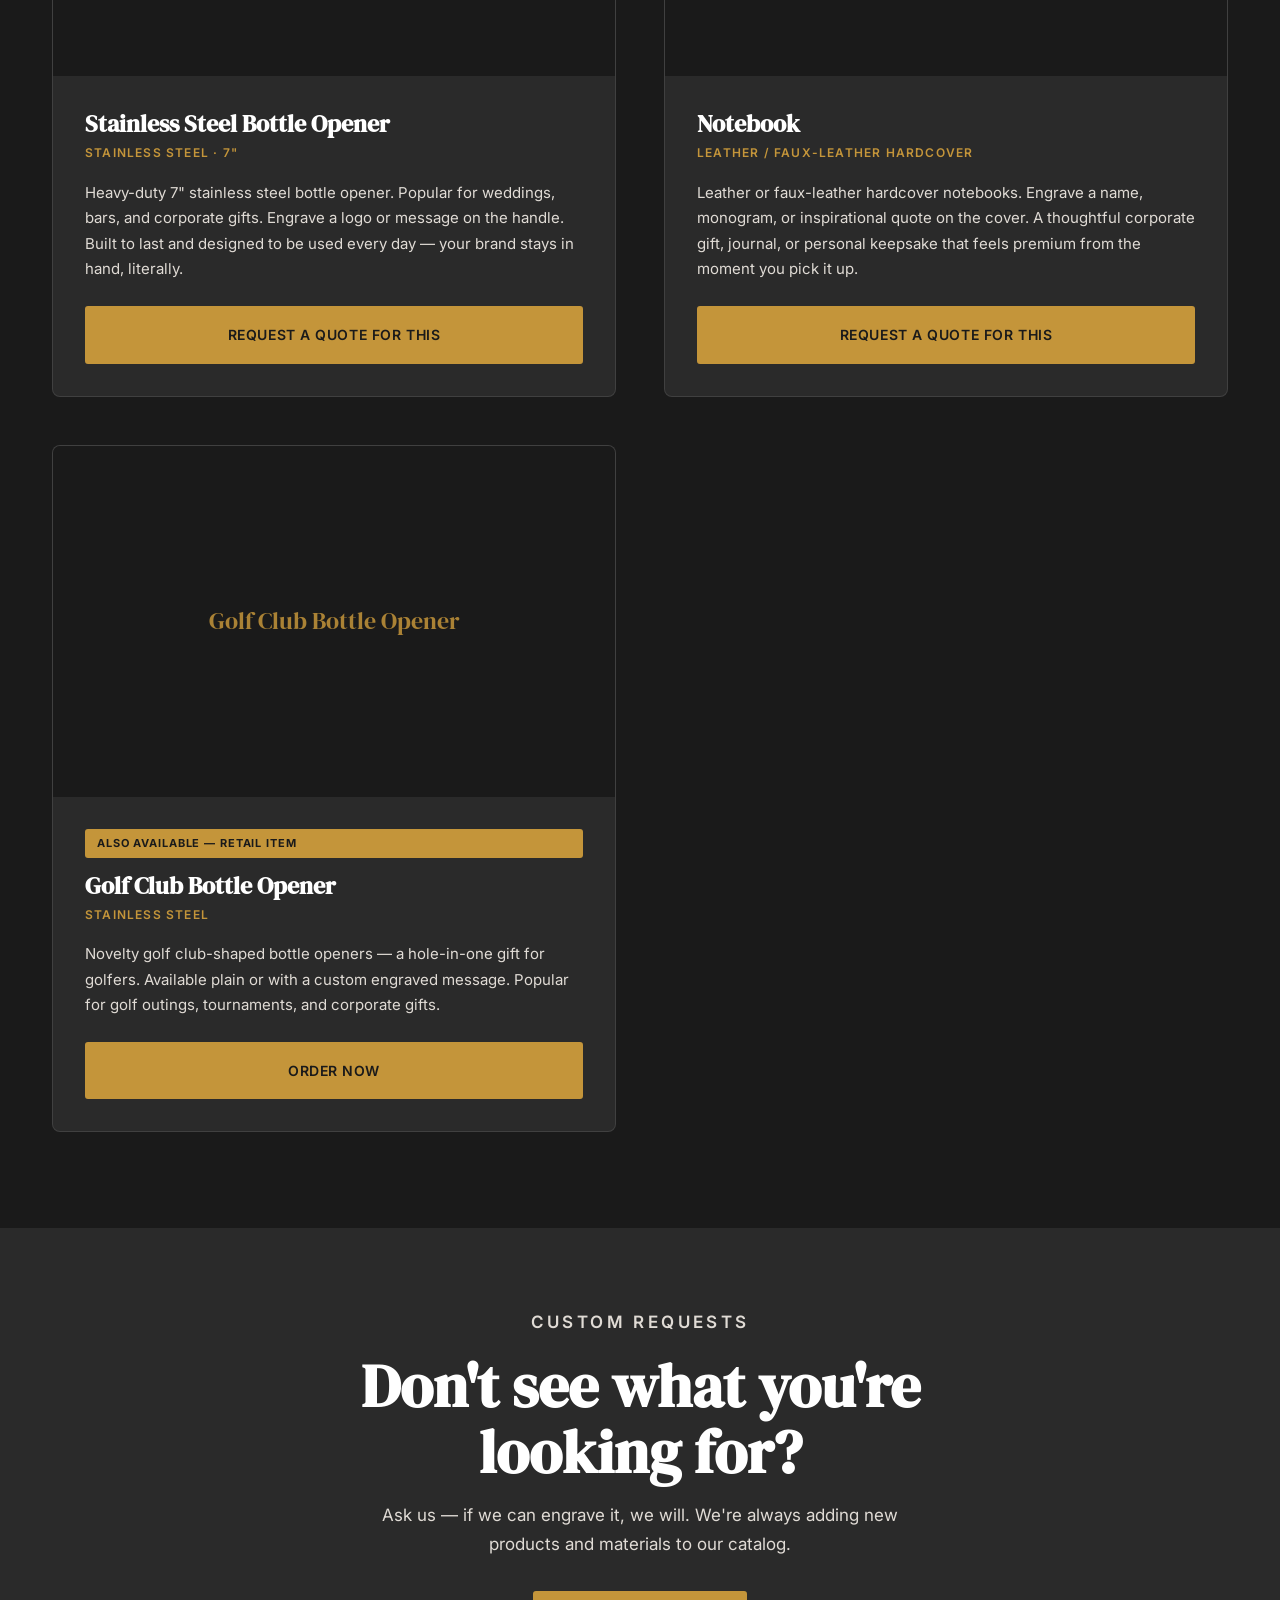
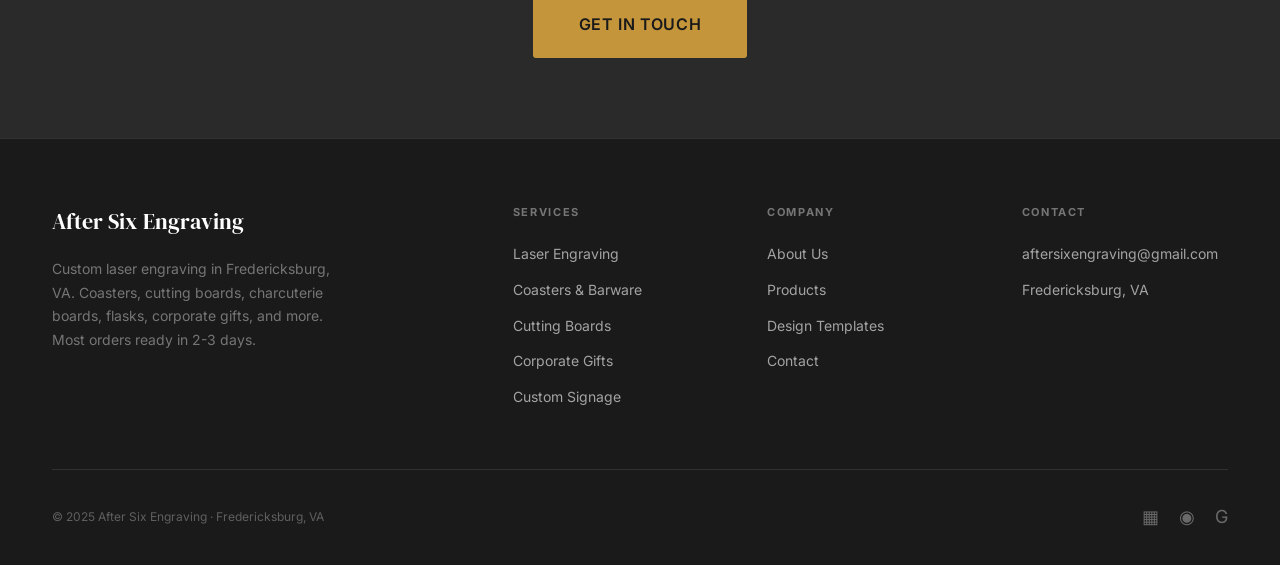
<file: products.html>
<!DOCTYPE html>
<html lang="en">
<head>
  <meta charset="UTF-8">
  <meta name="viewport" content="width=device-width, initial-scale=1.0">
  <title>Products We Engrave | After Six Engraving — Fredericksburg, VA</title>
  <meta name="description" content="Browse our engraveable product catalog — tumblers, cutting boards, coasters, flasks, charcuterie boards, bottle openers, notebooks, and more. Custom laser engraving in Fredericksburg, VA.">

  <!-- Open Graph -->
  <meta property="og:title" content="Products We Engrave | After Six Engraving">
  <meta property="og:description" content="Browse our engraveable product catalog. Tumblers, cutting boards, coasters, flasks, and more. Custom laser engraving in Fredericksburg, VA.">
  <meta property="og:type" content="website">
  <meta property="og:url" content="https://aftersixengraving.com/products">

  <!-- Fonts -->
  <link rel="preconnect" href="https://fonts.googleapis.com">
  <link rel="preconnect" href="https://fonts.gstatic.com" crossorigin>
  <link href="https://fonts.googleapis.com/css2?family=DM+Serif+Display:ital@0;1&family=Inter:wght@400;500;600;700&display=swap" rel="stylesheet">

  <!-- Stylesheet -->
  <link rel="stylesheet" href="style.css">
</head>
<body>

  <!-- ============================================
       NAVIGATION
       ============================================ -->
  <nav class="nav nav--scrolled" id="nav">
    <div class="nav__inner">
      <a href="index.html" class="nav__logo">After Six Engraving</a>
      <div class="nav__links">
        <a href="index.html#services">Services</a>
        <a href="products.html">Products</a>
        <a href="map-order.html">Maps</a>
        <a href="gallery.html">Design Templates</a>
        <a href="fonts.html">Fonts</a>
        <a href="index.html#about">About</a>
        <a href="index.html#contact" class="btn btn--gold">Get a Quote</a>
      </div>
      <button class="nav__hamburger" id="navHamburger" aria-label="Open menu">
        <span></span><span></span><span></span>
      </button>
    </div>
  </nav>

  <!-- Mobile Nav -->
  <div class="nav__mobile" id="navMobile">
    <button class="nav__mobile-close" id="navClose" aria-label="Close menu">&times;</button>
    <a href="index.html#services" onclick="closeMobileNav()">Services</a>
    <a href="products.html">Products</a>
    <a href="map-order.html">Maps</a>
    <a href="gallery.html">Design Templates</a>
    <a href="fonts.html">Fonts</a>
    <a href="index.html#about" onclick="closeMobileNav()">About</a>
    <a href="index.html#contact" onclick="closeMobileNav()">Get a Quote</a>
  </div>

  <!-- ============================================
       HERO
       ============================================ -->
  <section class="products-hero">
    <div class="products-hero__bg" style="background-image: url('assets/images/products/hero-large.jpg');" role="img" aria-label="Custom laser engraving craftsmanship"></div>
    <div class="products-hero__content">
      <p class="eyebrow" style="margin-bottom: 1rem;">Product Catalog</p>
      <h1 class="products-hero__title">Products We Engrave</h1>
      <p class="products-hero__sub">We source the product, you choose the design, we engrave it. Simple.</p>
    </div>
  </section>

  <!-- ============================================
       INTRO
       ============================================ -->
  <section class="products-intro">
    <div class="container">
      <p>Every item below is a blank canvas waiting for your design, logo, or message. We source quality products so you don't have to worry about materials or compatibility &mdash; just tell us what you want engraved and we handle the rest. Most orders are ready in 2&ndash;3 business days.</p>
    </div>
  </section>

  <!-- ============================================
       PRODUCT CATALOG GRID
       ============================================ -->
  <section class="products-catalog">
    <div class="container">
      <div class="products-catalog__grid">

        <!-- 20oz Tumbler -->
        <div class="catalog-card reveal">
          <div class="catalog-card__image">
            <img src="assets/images/products/tumblers.jpg" alt="20oz Stainless Steel Tumbler with magnetic sliding lid" loading="lazy">
          </div>
          <div class="catalog-card__body">
            <h2 class="catalog-card__name">20oz Tumbler</h2>
            <p class="catalog-card__material">Stainless Steel</p>
            <p class="catalog-card__desc">20oz stainless steel tumbler with magnetic sliding lid. Available in multiple colors. Perfect for custom gifts, corporate giveaways, and personal use. The powder-coated finish takes laser engraving beautifully, revealing the brushed steel beneath.</p>
            <p class="catalog-card__note">Available in Navy, Black, White, and more</p>
            <a href="index.html#contact?product=tumbler" class="btn btn--gold">Request a Quote for This</a>
          </div>
        </div>

        <!-- Cutting Board -->
        <div class="catalog-card reveal">
          <div class="catalog-card__image">
            <img src="assets/images/products/cutting-boards.jpg" alt="Premium hardwood cutting board for laser engraving" loading="lazy">
          </div>
          <div class="catalog-card__body">
            <h2 class="catalog-card__name">Cutting Board</h2>
            <p class="catalog-card__material">Premium Hardwood</p>
            <p class="catalog-card__desc">Premium hardwood cutting boards in multiple sizes. A kitchen staple that becomes a personalized heirloom. Perfect for family names, monograms, wedding dates, or custom artwork. These boards are thick, durable, and built to last generations.</p>
            <p class="catalog-card__note">Available in multiple sizes and wood types</p>
            <a href="index.html#contact?product=cutting-board" class="btn btn--gold">Request a Quote for This</a>
          </div>
        </div>

        <!-- Slate Coasters -->
        <div class="catalog-card reveal">
          <div class="catalog-card__image">
            <img src="assets/images/products/slate-coasters.jpg" alt="Natural slate coasters for custom laser engraving" loading="lazy">
          </div>
          <div class="catalog-card__body">
            <h2 class="catalog-card__name">Slate Coasters</h2>
            <p class="catalog-card__material">Natural Slate</p>
            <p class="catalog-card__desc">Natural slate coasters. Elegant, durable, and stunning when engraved. The dark surface creates beautiful contrast with laser-engraved designs. Sold as sets of 4 &mdash; perfect for restaurants, breweries, corporate gifts, or personalized home d&eacute;cor.</p>
            <p class="catalog-card__note">Sold as sets of 4</p>
            <a href="index.html#contact?product=slate-coasters" class="btn btn--gold">Request a Quote for This</a>
          </div>
        </div>

        <!-- Marble Coasters -->
        <div class="catalog-card reveal">
          <div class="catalog-card__image">
            <img src="assets/images/products/marble-coasters.jpg" alt="Genuine marble coasters for custom laser engraving" loading="lazy">
          </div>
          <div class="catalog-card__body">
            <h2 class="catalog-card__name">Marble Coasters</h2>
            <p class="catalog-card__material">Genuine Marble</p>
            <p class="catalog-card__desc">Genuine marble coasters with a smooth surface that takes engraving beautifully. Each piece has natural veining that makes it one-of-a-kind. Sets of 4 &mdash; ideal for upscale gifts, real estate closings, and high-end corporate branding.</p>
            <p class="catalog-card__note">Sold as sets of 4 &middot; Natural veining varies</p>
            <a href="index.html#contact?product=marble-coasters" class="btn btn--gold">Request a Quote for This</a>
          </div>
        </div>

        <!-- Charcuterie / Serving Board -->
        <div class="catalog-card reveal">
          <div class="catalog-card__image">
            <img src="assets/images/products/catch-all.jpg" alt="Rustic hardwood charcuterie and serving board" loading="lazy">
          </div>
          <div class="catalog-card__body">
            <h2 class="catalog-card__name">Charcuterie / Serving Board</h2>
            <p class="catalog-card__material">Rustic Hardwood</p>
            <p class="catalog-card__desc">Rustic hardwood charcuterie and serving boards. Great for wedding gifts, housewarmings, and restaurant branding. These boards are designed to be displayed and used &mdash; engrave a family name, a business logo, or a custom message that turns a serving piece into a conversation starter.</p>
            <p class="catalog-card__note">Multiple shapes and sizes available</p>
            <a href="index.html#contact?product=charcuterie-board" class="btn btn--gold">Request a Quote for This</a>
          </div>
        </div>

        <!-- Stainless Steel Flask -->
        <div class="catalog-card reveal">
          <div class="catalog-card__image">
            <img src="assets/images/products/flasks.jpg" alt="6oz stainless steel hip flask for custom engraving" loading="lazy">
          </div>
          <div class="catalog-card__body">
            <h2 class="catalog-card__name">Stainless Steel Flask</h2>
            <p class="catalog-card__material">Stainless Steel &middot; 6oz</p>
            <p class="catalog-card__desc">6oz stainless steel hip flask. Timeless and personal &mdash; engrave a name, date, or meaningful quote. A perennial favorite for groomsmen gifts, birthdays, retirements, and Father's Day. Clean lines and a mirror finish that engraves with precision.</p>
            <a href="index.html#contact?product=flask" class="btn btn--gold">Request a Quote for This</a>
          </div>
        </div>

        <!-- Bottle Opener -->
        <div class="catalog-card reveal">
          <div class="catalog-card__image">
            <div class="catalog-card__placeholder"><span>Bottle Opener</span></div>
          </div>
          <div class="catalog-card__body">
            <h2 class="catalog-card__name">Stainless Steel Bottle Opener</h2>
            <p class="catalog-card__material">Stainless Steel &middot; 7"</p>
            <p class="catalog-card__desc">Heavy-duty 7" stainless steel bottle opener. Popular for weddings, bars, and corporate gifts. Engrave a logo or message on the handle. Built to last and designed to be used every day &mdash; your brand stays in hand, literally.</p>
            <a href="index.html#contact?product=bottle-opener" class="btn btn--gold">Request a Quote for This</a>
          </div>
        </div>

        <!-- Notebook -->
        <div class="catalog-card reveal">
          <div class="catalog-card__image">
            <div class="catalog-card__placeholder"><span>Notebook</span></div>
          </div>
          <div class="catalog-card__body">
            <h2 class="catalog-card__name">Notebook</h2>
            <p class="catalog-card__material">Leather / Faux-Leather Hardcover</p>
            <p class="catalog-card__desc">Leather or faux-leather hardcover notebooks. Engrave a name, monogram, or inspirational quote on the cover. A thoughtful corporate gift, journal, or personal keepsake that feels premium from the moment you pick it up.</p>
            <a href="index.html#contact?product=notebook" class="btn btn--gold">Request a Quote for This</a>
          </div>
        </div>

        <!-- Golf Club Bottle Opener -->
        <div class="catalog-card reveal">
          <div class="catalog-card__image">
            <div class="catalog-card__placeholder"><span>Golf Club Bottle Opener</span></div>
          </div>
          <div class="catalog-card__body">
            <span class="catalog-card__badge">Also Available &mdash; Retail Item</span>
            <h2 class="catalog-card__name">Golf Club Bottle Opener</h2>
            <p class="catalog-card__material">Stainless Steel</p>
            <p class="catalog-card__desc">Novelty golf club-shaped bottle openers &mdash; a hole-in-one gift for golfers. Available plain or with a custom engraved message. Popular for golf outings, tournaments, and corporate gifts.</p>
            <a href="index.html#contact?product=golf-club-bottle-opener" class="btn btn--gold">Order Now</a>
          </div>
        </div>

      </div>
    </div>
  </section>

  <!-- ============================================
       BOTTOM CTA
       ============================================ -->
  <section class="products-bottom-cta">
    <div class="container">
      <p class="eyebrow" style="margin-bottom: 1rem;">Custom Requests</p>
      <h2 class="section-title">Don't see what you're<br>looking for?</h2>
      <p>Ask us &mdash; if we can engrave it, we will. We're always adding new products and materials to our catalog.</p>
      <a href="index.html#contact" class="btn btn--gold btn--lg">Get in Touch</a>
    </div>
  </section>

  <!-- ============================================
       FOOTER
       ============================================ -->
  <footer class="footer">
    <div class="container">
      <div class="footer__inner">
        <div class="footer__brand">
          <a href="index.html" class="nav__logo">After Six Engraving</a>
          <p class="footer__tagline">Custom laser engraving in Fredericksburg, VA. Coasters, cutting boards, charcuterie boards, flasks, corporate gifts, and more. Most orders ready in 2-3 days.</p>
        </div>
        <div class="footer__col">
          <h4 class="footer__col-title">Services</h4>
          <a href="index.html#services">Laser Engraving</a>
          <a href="index.html#services">Coasters &amp; Barware</a>
          <a href="index.html#services">Cutting Boards</a>
          <a href="index.html#services">Corporate Gifts</a>
          <a href="index.html#services">Custom Signage</a>
        </div>
        <div class="footer__col">
          <h4 class="footer__col-title">Company</h4>
          <a href="index.html#about">About Us</a>
          <a href="products.html">Products</a>
          <a href="gallery.html">Design Templates</a>
          <a href="index.html#contact">Contact</a>
        </div>
        <div class="footer__col">
          <h4 class="footer__col-title">Contact</h4>
          <a href="mailto:aftersixengraving@gmail.com">aftersixengraving@gmail.com</a>
          <a href="fredericksburg.html">Fredericksburg, VA</a>
        </div>
      </div>
      <div class="footer__bottom">
        <p class="footer__copy">&copy; 2025 After Six Engraving &middot; Fredericksburg, VA</p>
        <div class="footer__socials">
          <a href="#" aria-label="Facebook">&#9638;</a>
          <a href="#" aria-label="Instagram">&#9673;</a>
          <a href="#" aria-label="Google Business">G</a>
        </div>
      </div>
    </div>
  </footer>

  <!-- ============================================
       SCRIPTS
       ============================================ -->
  <script>
    // ---- Mobile Nav ----
    const hamburger = document.getElementById('navHamburger');
    const mobileNav = document.getElementById('navMobile');
    const navClose = document.getElementById('navClose');
    hamburger.addEventListener('click', () => { mobileNav.classList.add('active'); });
    navClose.addEventListener('click', () => { mobileNav.classList.remove('active'); });
    function closeMobileNav() { mobileNav.classList.remove('active'); }

    // ---- Scroll Reveal (Intersection Observer) ----
    const revealElements = document.querySelectorAll('.reveal');
    const revealObserver = new IntersectionObserver((entries) => {
      entries.forEach(entry => {
        if (entry.isIntersecting) {
          entry.target.classList.add('visible');
          revealObserver.unobserve(entry.target);
        }
      });
    }, {
      threshold: 0.12,
      rootMargin: '0px 0px -40px 0px'
    });
    revealElements.forEach(el => revealObserver.observe(el));
  </script>

</body>
</html>
</file>
<file: style.css>
/* ============================================
   After Six Engraving v3 — Dark & Dramatic
   Bold editorial design, dark foundation,
   gold accents, dramatic typography
   ============================================ */

/* --- Custom Properties --- */
:root {
  --dark: #1A1A1A;
  --dark-alt: #2D2D2D;
  --bg: #1A1A1A;
  --gold: #C4953A;
  --gold-hover: #d4a544;
  --gold-dark: #a87e2e;
  --surface: #2A2A2A;
  --surface-alt: #333333;
  --text: #FFFFFF;
  --text-muted: #E0DBD5;
  --text-dim: rgba(255,255,255,0.55);
  --text-light: #FFFFFF;
  --border: rgba(255,255,255,0.1);

  --font-heading: 'DM Serif Display', Georgia, 'Times New Roman', serif;
  --font-body: 'Inter', -apple-system, BlinkMacSystemFont, 'Segoe UI', sans-serif;

  --max-w: 1240px;
  --transition: 0.3s cubic-bezier(0.25, 0.46, 0.45, 0.94);
  --transition-slow: 0.6s cubic-bezier(0.25, 0.46, 0.45, 0.94);
}

/* --- Reset --- */
*, *::before, *::after { box-sizing: border-box; margin: 0; padding: 0; }
html { scroll-behavior: smooth; font-size: 16px; }
body {
  font-family: var(--font-body);
  color: var(--text);
  background: var(--bg);
  line-height: 1.7;
  -webkit-font-smoothing: antialiased;
  -moz-osx-font-smoothing: grayscale;
  overflow-x: hidden;
}
img { max-width: 100%; height: auto; display: block; }
a { color: var(--gold); text-decoration: none; transition: color var(--transition); }
a:hover { color: var(--gold-hover); }
ul, ol { list-style: none; }
button { cursor: pointer; border: none; background: none; font-family: inherit; }
input, textarea, select { font-family: inherit; }

/* --- Utility --- */
.container { max-width: var(--max-w); margin: 0 auto; padding-left: 2rem; padding-right: 2rem; }
.eyebrow {
  font-family: var(--font-body);
  font-size: 0.6875rem;
  font-weight: 600;
  letter-spacing: 0.2em;
  text-transform: uppercase;
  color: var(--gold);
}
.section-title {
  font-family: var(--font-heading);
  font-size: clamp(2.5rem, 5vw, 3.75rem);
  line-height: 1.1;
  color: var(--text);
  margin-bottom: 1rem;
}
.section-title--light { color: var(--text-light); }
.section-subtitle {
  font-size: 1.0625rem;
  color: var(--text-muted);
  max-width: 560px;
  line-height: 1.7;
}
.btn {
  display: inline-flex;
  align-items: center;
  justify-content: center;
  gap: 0.5rem;
  padding: 0.9375rem 2rem;
  font-size: 0.875rem;
  font-weight: 600;
  letter-spacing: 0.04em;
  border-radius: 3px;
  transition: all var(--transition);
  text-transform: uppercase;
}
.btn--lg {
  padding: 1.125rem 2.75rem;
  font-size: 1rem;
}
.btn--gold {
  background: var(--gold);
  color: var(--dark);
  border: 2px solid var(--gold);
}
.btn--gold:hover {
  background: var(--gold-hover);
  border-color: var(--gold-hover);
  color: var(--dark);
  transform: translateY(-1px);
  box-shadow: 0 4px 24px rgba(196, 149, 58, 0.4);
}
.btn--outline {
  background: transparent;
  color: var(--text-light);
  border: 2px solid rgba(255,255,255,0.4);
}
.btn--outline:hover {
  border-color: #fff;
  color: #fff;
  transform: translateY(-1px);
}
.btn--outline-dark {
  background: transparent;
  color: var(--text-muted);
  border: 2px solid var(--border);
}
.btn--outline-dark:hover {
  border-color: var(--gold);
  color: var(--gold);
}

/* --- Scroll Animations --- */
.reveal {
  opacity: 0;
  transform: translateY(30px);
  transition: opacity 0.8s cubic-bezier(0.25, 0.46, 0.45, 0.94),
              transform 0.8s cubic-bezier(0.25, 0.46, 0.45, 0.94);
}
.reveal.visible {
  opacity: 1;
  transform: translateY(0);
}
.reveal-delay-1 { transition-delay: 0.1s; }
.reveal-delay-2 { transition-delay: 0.2s; }
.reveal-delay-3 { transition-delay: 0.3s; }
.reveal-delay-4 { transition-delay: 0.4s; }
.reveal-delay-5 { transition-delay: 0.5s; }

/* ============================================
   NAVIGATION
   ============================================ */
.nav {
  position: fixed;
  top: 0; left: 0; right: 0;
  z-index: 1000;
  padding: 1.25rem 0;
  transition: all var(--transition);
}
.nav--scrolled {
  background: rgba(26,26,26,0.97);
  box-shadow: 0 1px 20px rgba(0,0,0,0.3);
  padding: 0.75rem 0;
  backdrop-filter: blur(12px);
}
.nav__inner {
  display: flex;
  align-items: center;
  justify-content: space-between;
  max-width: var(--max-w);
  margin: 0 auto;
  padding: 0 2rem;
}
.nav__logo {
  font-family: var(--font-heading);
  font-size: 1.375rem;
  color: var(--text-light);
  transition: color var(--transition);
}
.nav--scrolled .nav__logo { color: var(--text-light); }
.nav__links {
  display: flex;
  align-items: center;
  gap: 2.25rem;
}
.nav__links a {
  font-size: 0.8125rem;
  font-weight: 500;
  letter-spacing: 0.03em;
  color: rgba(255,255,255,0.7);
  transition: color var(--transition);
}
.nav__links a:hover { color: #fff; }
.nav--scrolled .nav__links a { color: rgba(255,255,255,0.7); }
.nav--scrolled .nav__links a:hover { color: #fff; }
.nav__links .btn--gold {
  padding: 0.625rem 1.5rem;
  font-size: 0.75rem;
}
.nav__hamburger {
  display: none;
  flex-direction: column;
  gap: 5px;
  width: 24px;
}
.nav__hamburger span {
  display: block;
  height: 2px;
  background: var(--text-light);
  transition: all var(--transition);
  border-radius: 2px;
}

/* Mobile Nav */
.nav__mobile {
  display: none;
  position: fixed;
  top: 0; left: 0; right: 0; bottom: 0;
  background: var(--dark);
  z-index: 999;
  flex-direction: column;
  align-items: center;
  justify-content: center;
  gap: 2rem;
}
.nav__mobile.active { display: flex; }
.nav__mobile a {
  font-family: var(--font-heading);
  font-size: 2rem;
  color: var(--text-light);
}
.nav__mobile a:hover { color: var(--gold); }
.nav__mobile-close {
  position: absolute;
  top: 1.5rem;
  right: 2rem;
  font-size: 2rem;
  color: var(--text-light);
  background: none;
  border: none;
  cursor: pointer;
}

@media (max-width: 768px) {
  .nav__links { display: none; }
  .nav__hamburger { display: flex; }
}

/* ============================================
   HERO
   ============================================ */
.hero {
  position: relative;
  min-height: 100vh;
  display: flex;
  align-items: center;
  justify-content: center;
  overflow: hidden;
  background: var(--dark);
}
.hero__bg {
  position: absolute;
  inset: 0;
  background-size: cover;
  background-position: center;
  background-repeat: no-repeat;
}
.hero__bg::after {
  content: '';
  position: absolute;
  inset: 0;
  background: linear-gradient(
    to bottom,
    rgba(26,26,26,0.6) 0%,
    rgba(26,26,26,0.7) 50%,
    rgba(26,26,26,0.9) 100%
  );
}
.hero__content {
  position: relative;
  z-index: 2;
  text-align: center;
  max-width: 900px;
  padding: 0 2rem;
}
.hero__eyebrow {
  font-family: var(--font-body);
  font-size: 0.6875rem;
  font-weight: 600;
  letter-spacing: 0.25em;
  text-transform: uppercase;
  color: var(--gold);
  margin-bottom: 1.5rem;
  opacity: 0;
  transform: translateY(20px);
  animation: heroFadeUp 0.8s 0.3s forwards;
}
.hero__title {
  font-family: var(--font-heading);
  font-size: clamp(3rem, 7vw, 5.5rem);
  line-height: 1.05;
  color: var(--text-light);
  margin-bottom: 1.5rem;
  opacity: 0;
  transform: translateY(20px);
  animation: heroFadeUp 0.8s 0.5s forwards;
}
.hero__sub {
  font-size: 1.1875rem;
  color: rgba(255,255,255,0.7);
  line-height: 1.7;
  margin-bottom: 2.5rem;
  max-width: 600px;
  margin-left: auto;
  margin-right: auto;
  opacity: 0;
  transform: translateY(20px);
  animation: heroFadeUp 0.8s 0.7s forwards;
}
.hero__ctas {
  display: flex;
  align-items: center;
  justify-content: center;
  gap: 1rem;
  flex-wrap: wrap;
  opacity: 0;
  transform: translateY(20px);
  animation: heroFadeUp 0.8s 0.9s forwards;
}
.hero__scroll {
  position: absolute;
  bottom: 2.5rem;
  left: 50%;
  transform: translateX(-50%);
  z-index: 2;
  display: flex;
  flex-direction: column;
  align-items: center;
  gap: 0.5rem;
  opacity: 0;
  animation: heroFadeUp 0.8s 1.2s forwards;
}
.hero__scroll span {
  font-size: 0.625rem;
  letter-spacing: 0.2em;
  text-transform: uppercase;
  color: rgba(255,255,255,0.4);
}
.hero__scroll-line {
  width: 1px;
  height: 40px;
  background: linear-gradient(to bottom, rgba(255,255,255,0.4), transparent);
  animation: scrollPulse 2s ease-in-out infinite;
}

@keyframes heroFadeUp {
  to { opacity: 1; transform: translateY(0); }
}
@keyframes scrollPulse {
  0%, 100% { opacity: 0.4; transform: scaleY(1); }
  50% { opacity: 1; transform: scaleY(1.2); }
}

/* ============================================
   TRUST BAR (Stats Strip)
   ============================================ */
.trust-bar {
  background: var(--surface);
  border-top: 1px solid var(--border);
  border-bottom: 1px solid var(--border);
  padding: 2.5rem 0;
}
.trust-bar__inner {
  display: grid;
  grid-template-columns: repeat(4, 1fr);
  gap: 1rem;
  text-align: center;
}
.trust-bar__item {
  padding: 0.5rem 1rem;
  border-right: 1px solid var(--border);
}
.trust-bar__item:last-child { border-right: none; }
.trust-bar__label {
  font-size: 0.9375rem;
  font-weight: 600;
  color: var(--gold);
  margin-bottom: 0.25rem;
}
.trust-bar__sub {
  font-size: 0.75rem;
  color: var(--text-dim);
  letter-spacing: 0.06em;
  text-transform: uppercase;
}

@media (max-width: 768px) {
  .trust-bar__inner { grid-template-columns: repeat(2, 1fr); gap: 1.5rem; }
  .trust-bar__item { border-right: none; }
}

/* ============================================
   SERVICES
   ============================================ */
.services {
  padding: 7rem 0;
  background: var(--bg);
}
.services__header {
  text-align: center;
  margin-bottom: 5rem;
}
.services__header .section-subtitle {
  margin-left: auto;
  margin-right: auto;
}

/* Featured services: alternating image/text */
.service-feature {
  display: grid;
  grid-template-columns: 1fr 1fr;
  gap: 4rem;
  align-items: center;
  margin-bottom: 6rem;
}
.service-feature:nth-child(even) .service-feature__image { order: 2; }
.service-feature:nth-child(even) .service-feature__text { order: 1; }

.service-feature__image {
  position: relative;
  border-radius: 4px;
  overflow: hidden;
  aspect-ratio: 4/3;
}
.service-feature__image img {
  width: 100%;
  height: 100%;
  object-fit: cover;
  transition: transform 0.6s ease;
}
.service-feature:hover .service-feature__image img {
  transform: scale(1.03);
}
.service-feature__number {
  font-family: var(--font-heading);
  font-size: 5rem;
  color: var(--gold);
  opacity: 0.15;
  line-height: 1;
  margin-bottom: 0.5rem;
}
.service-feature__title {
  font-family: var(--font-heading);
  font-size: 2rem;
  line-height: 1.2;
  margin-bottom: 1rem;
  color: var(--text);
}
.service-feature__desc {
  font-size: 1rem;
  color: var(--text-muted);
  line-height: 1.8;
  margin-bottom: 1.5rem;
}
.service-feature__link {
  font-size: 0.8125rem;
  font-weight: 600;
  letter-spacing: 0.05em;
  text-transform: uppercase;
  color: var(--gold);
  display: inline-flex;
  align-items: center;
  gap: 0.5rem;
}
.service-feature__link::after {
  content: '\2192';
  transition: transform var(--transition);
}
.service-feature__link:hover::after {
  transform: translateX(4px);
}

/* Remaining services grid */
.services__grid {
  display: grid;
  grid-template-columns: repeat(3, 1fr);
  gap: 2rem;
  margin-top: 2rem;
}
.service-card {
  text-align: center;
  padding: 2.5rem 2rem;
  background: var(--surface);
  border-radius: 4px;
  transition: all var(--transition);
  border: 1px solid var(--border);
}
.service-card:hover {
  transform: translateY(-4px);
  box-shadow: 0 12px 40px rgba(0,0,0,0.3);
  border-color: var(--gold);
}
.service-card__icon {
  font-size: 2rem;
  margin-bottom: 1rem;
  color: var(--gold);
}
.service-card__icon svg {
  stroke: var(--gold);
}
.service-card__title {
  font-family: var(--font-heading);
  font-size: 1.25rem;
  margin-bottom: 0.5rem;
  color: var(--text);
}
.service-card__desc {
  font-size: 0.875rem;
  color: var(--text-muted);
  line-height: 1.7;
}

@media (max-width: 968px) {
  .service-feature {
    grid-template-columns: 1fr;
    gap: 2rem;
  }
  .service-feature:nth-child(even) .service-feature__image { order: 1; }
  .service-feature:nth-child(even) .service-feature__text { order: 2; }
}
@media (max-width: 768px) {
  .services__grid { grid-template-columns: 1fr; }
}

/* ============================================
   FEATURED WORK / GALLERY PREVIEW
   ============================================ */
.gallery-preview {
  padding: 7rem 0;
  background: var(--dark-alt);
}
.gallery-preview__header {
  display: flex;
  align-items: flex-end;
  justify-content: space-between;
  margin-bottom: 3rem;
}
.gallery-preview__header .section-subtitle { margin-bottom: 0; }

.gallery-grid {
  display: grid;
  grid-template-columns: repeat(3, 1fr);
  grid-auto-rows: 280px;
  gap: 1rem;
}
.gallery-grid__item {
  position: relative;
  border-radius: 4px;
  overflow: hidden;
  cursor: pointer;
  background: var(--surface);
}
.gallery-grid__item--featured { grid-row: span 2; }
.gallery-grid__item img {
  width: 100%;
  height: 100%;
  object-fit: cover;
  transition: transform 0.6s ease;
}
.gallery-grid__item:hover img { transform: scale(1.05); }

/* SVG showcase for design catalog items */
.gallery-grid__svg-showcase {
  width: 100%;
  height: 100%;
  display: flex;
  align-items: center;
  justify-content: center;
  padding: 2rem;
  background: var(--surface);
}
.gallery-grid__svg-showcase img {
  max-width: 80%;
  max-height: 80%;
  object-fit: contain;
  filter: invert(1) brightness(0.85);
  transition: transform 0.6s ease, filter 0.4s ease;
}
.gallery-grid__item:hover .gallery-grid__svg-showcase img {
  transform: scale(1.08);
  filter: invert(1) brightness(1) drop-shadow(0 0 12px rgba(196,149,58,0.3));
}

.gallery-grid__overlay {
  position: absolute;
  inset: 0;
  background: linear-gradient(to top, rgba(26,26,26,0.9) 0%, transparent 60%);
  display: flex;
  flex-direction: column;
  justify-content: flex-end;
  padding: 1.5rem;
  opacity: 0;
  transition: opacity var(--transition);
}
.gallery-grid__item:hover .gallery-grid__overlay { opacity: 1; }
.gallery-grid__badge {
  display: inline-block;
  background: var(--gold);
  color: var(--dark);
  font-size: 0.625rem;
  font-weight: 700;
  letter-spacing: 0.1em;
  text-transform: uppercase;
  padding: 0.25rem 0.75rem;
  border-radius: 2px;
  margin-bottom: 0.5rem;
  width: fit-content;
}
.gallery-grid__name {
  font-family: var(--font-heading);
  font-size: 1.125rem;
  color: var(--text-light);
}
.gallery-preview__cta {
  text-align: center;
  margin-top: 3rem;
}

@media (max-width: 768px) {
  .gallery-grid {
    grid-template-columns: 1fr 1fr;
    grid-auto-rows: 220px;
  }
  .gallery-preview__header {
    flex-direction: column;
    align-items: flex-start;
    gap: 1rem;
  }
}
@media (max-width: 480px) {
  .gallery-grid { grid-template-columns: 1fr; grid-auto-rows: 260px; }
}

/* ============================================
   PROCESS (How It Works)
   ============================================ */
.process {
  padding: 7rem 0;
  background: var(--surface);
}
.process__header {
  text-align: center;
  margin-bottom: 4rem;
}
.process__grid {
  display: grid;
  grid-template-columns: repeat(4, 1fr);
  gap: 2rem;
}
.process__step {
  text-align: center;
  position: relative;
}
.process__number {
  font-family: var(--font-heading);
  font-size: 4rem;
  color: var(--gold);
  opacity: 0.25;
  line-height: 1;
  margin-bottom: 1rem;
}
.process__step-title {
  font-family: var(--font-heading);
  font-size: 1.25rem;
  color: var(--text-light);
  margin-bottom: 0.75rem;
}
.process__step-desc {
  font-size: 0.875rem;
  color: var(--text-dim);
  line-height: 1.7;
}
/* Connector line between steps */
.process__step:not(:last-child)::after {
  content: '';
  position: absolute;
  top: 2rem;
  right: -1rem;
  width: 2rem;
  height: 1px;
  background: var(--border);
}

@media (max-width: 768px) {
  .process__grid { grid-template-columns: 1fr 1fr; gap: 3rem; }
  .process__step::after { display: none; }
}
@media (max-width: 480px) {
  .process__grid { grid-template-columns: 1fr; }
}

/* ============================================
   WHO WE SERVE
   ============================================ */
.serve {
  padding: 6rem 0;
  text-align: center;
  background: var(--bg);
}
.serve__header { margin-bottom: 3rem; }
.serve__pills {
  display: flex;
  flex-wrap: wrap;
  justify-content: center;
  gap: 0.75rem;
  max-width: 800px;
  margin: 0 auto;
}
.serve__pill {
  display: inline-flex;
  align-items: center;
  gap: 0.5rem;
  padding: 0.75rem 1.5rem;
  border: 1px solid var(--border);
  border-radius: 50px;
  font-size: 0.875rem;
  font-weight: 500;
  color: var(--text-muted);
  background: var(--surface);
  transition: all var(--transition);
}
.serve__pill:hover {
  border-color: var(--gold);
  color: var(--gold);
  transform: translateY(-2px);
  box-shadow: 0 4px 16px rgba(196,149,58,0.15);
}

/* (Testimonials section removed) */

/* ============================================
   ABOUT
   ============================================ */
.about {
  padding: 7rem 0;
  background: var(--bg);
}
.about__inner {
  display: grid;
  grid-template-columns: 1fr 1fr;
  gap: 5rem;
  align-items: center;
}
.about__image {
  border-radius: 4px;
  overflow: hidden;
  aspect-ratio: 3/4;
}
.about__image img {
  width: 100%;
  height: 100%;
  object-fit: cover;
}
.about__text .eyebrow { margin-bottom: 1rem; }
.about__text .section-title { margin-bottom: 1.5rem; }
.about__text p {
  font-size: 1rem;
  color: var(--text-muted);
  line-height: 1.85;
  margin-bottom: 1.25rem;
}
.about__pullquote {
  font-family: var(--font-heading);
  font-style: italic;
  font-size: 1.375rem;
  color: var(--gold);
  line-height: 1.5;
  border-left: 3px solid var(--gold);
  padding-left: 1.5rem;
  margin: 2rem 0;
}

@media (max-width: 768px) {
  .about__inner { grid-template-columns: 1fr; gap: 3rem; }
  .about__image { max-height: 400px; }
}

/* ============================================
   CONTACT / QUOTE FORM
   ============================================ */
.contact {
  padding: 7rem 0;
  background: var(--surface);
}
.contact__inner {
  display: grid;
  grid-template-columns: 1fr 1fr;
  gap: 5rem;
}
.contact__info .eyebrow { margin-bottom: 1rem; }
.contact__info .section-title { color: var(--text-light); margin-bottom: 1.5rem; }
.contact__desc {
  font-size: 1rem;
  color: var(--text-dim);
  line-height: 1.8;
  margin-bottom: 2.5rem;
}
.contact__details { list-style: none; }
.contact__details li {
  display: flex;
  align-items: center;
  gap: 0.75rem;
  margin-bottom: 1rem;
  color: rgba(255,255,255,0.7);
  font-size: 0.9375rem;
}
.contact__details li strong { color: var(--text-light); }
.contact__details-icon {
  color: var(--gold);
  font-size: 1.125rem;
  flex-shrink: 0;
}
.contact__tagline {
  margin-top: 2rem;
  font-family: var(--font-heading);
  font-style: italic;
  font-size: 1.25rem;
  color: var(--gold);
}

.contact__form {
  display: flex;
  flex-direction: column;
  gap: 1.25rem;
  min-width: 0;
  overflow: hidden;
}
.contact__form-row {
  display: grid;
  grid-template-columns: 1fr 1fr;
  gap: 1.25rem;
  min-width: 0;
}
.contact__form-row > .form-field {
  min-width: 0;
  overflow: hidden;
}
.form-field {
  display: flex;
  flex-direction: column;
  gap: 0.375rem;
}
.form-field label {
  font-size: 0.75rem;
  font-weight: 600;
  letter-spacing: 0.06em;
  text-transform: uppercase;
  color: var(--text-dim);
}
.form-field input,
.form-field textarea,
.form-field select {
  padding: 0.875rem 1rem;
  background: rgba(255,255,255,0.06);
  border: 1px solid rgba(255,255,255,0.12);
  border-radius: 3px;
  color: var(--text-light);
  font-size: 0.9375rem;
  transition: border-color var(--transition);
  width: 100%;
  min-width: 0;
  max-width: 100%;
  box-sizing: border-box;
}
.form-field input::placeholder,
.form-field textarea::placeholder {
  color: rgba(255,255,255,0.25);
}
.form-field input:focus,
.form-field textarea:focus,
.form-field select:focus {
  outline: none;
  border-color: var(--gold);
}
.form-field textarea { resize: vertical; min-height: 120px; }
.form-field select option { background: var(--dark); color: var(--text-light); }
.form-field input[type="file"] {
  padding: 0.75rem 1rem;
  cursor: pointer;
}
.form-field input[type="file"]::file-selector-button {
  background: var(--gold);
  color: var(--dark);
  border: none;
  padding: 0.5rem 1rem;
  border-radius: 3px;
  font-weight: 600;
  font-size: 0.75rem;
  text-transform: uppercase;
  letter-spacing: 0.04em;
  cursor: pointer;
  margin-right: 0.75rem;
}
/* --- Checkbox Grid (Quote Form) --- */
.form-field__section-label {
  font-size: 0.75rem;
  font-weight: 600;
  letter-spacing: 0.06em;
  text-transform: uppercase;
  color: var(--text-dim);
  margin-bottom: 0.5rem;
}
.form-checkbox-grid {
  display: grid;
  grid-template-columns: 1fr 1fr;
  gap: 0.5rem 1.5rem;
  margin-top: 0.25rem;
}
.form-checkbox,
.form-radio {
  display: flex;
  align-items: center;
  gap: 0.625rem;
  cursor: pointer;
  font-size: 0.875rem;
  color: var(--text-muted);
  padding: 0.375rem 0;
  transition: color var(--transition);
}
.form-checkbox:hover,
.form-radio:hover {
  color: var(--text-light);
}
.form-checkbox input,
.form-radio input {
  position: absolute;
  opacity: 0;
  width: 0;
  height: 0;
}
.form-checkbox__mark {
  display: inline-flex;
  align-items: center;
  justify-content: center;
  width: 20px;
  height: 20px;
  border: 2px solid rgba(255,255,255,0.2);
  border-radius: 3px;
  background: rgba(255,255,255,0.04);
  flex-shrink: 0;
  transition: all var(--transition);
}
.form-checkbox__mark::after {
  content: '';
  width: 10px;
  height: 6px;
  border-left: 2px solid var(--dark);
  border-bottom: 2px solid var(--dark);
  transform: rotate(-45deg) translate(1px, -1px);
  opacity: 0;
  transition: opacity 0.15s ease;
}
.form-checkbox input:checked + .form-checkbox__mark {
  background: var(--gold);
  border-color: var(--gold);
}
.form-checkbox input:checked + .form-checkbox__mark::after {
  opacity: 1;
}
.form-checkbox input:focus-visible + .form-checkbox__mark {
  box-shadow: 0 0 0 2px rgba(196,149,58,0.5);
}
.form-radio__mark {
  display: inline-flex;
  align-items: center;
  justify-content: center;
  width: 20px;
  height: 20px;
  border: 2px solid rgba(255,255,255,0.2);
  border-radius: 50%;
  background: rgba(255,255,255,0.04);
  flex-shrink: 0;
  transition: all var(--transition);
}
.form-radio__mark::after {
  content: '';
  width: 8px;
  height: 8px;
  border-radius: 50%;
  background: var(--dark);
  opacity: 0;
  transition: opacity 0.15s ease;
}
.form-radio input:checked + .form-radio__mark {
  background: var(--gold);
  border-color: var(--gold);
}
.form-radio input:checked + .form-radio__mark::after {
  opacity: 1;
}
.form-radio input:focus-visible + .form-radio__mark {
  box-shadow: 0 0 0 2px rgba(196,149,58,0.5);
}
.form-radio-group {
  display: flex;
  flex-wrap: wrap;
  gap: 0.5rem 1.5rem;
  margin-top: 0.25rem;
}

@media (max-width: 480px) {
  .form-checkbox-grid { grid-template-columns: 1fr; }
  .form-radio-group { flex-direction: column; }
}

.ohnohoney { display: none !important; }

@media (max-width: 768px) {
  .contact__inner { grid-template-columns: 1fr; gap: 3rem; }
  .contact__form-row { grid-template-columns: 1fr; }
}

/* ============================================
   FOOTER
   ============================================ */
.footer {
  background: var(--dark);
  border-top: 1px solid var(--border);
  padding: 4rem 0 2rem;
}
.footer__inner {
  display: grid;
  grid-template-columns: 2fr 1fr 1fr 1fr;
  gap: 3rem;
  margin-bottom: 3rem;
}
.footer__brand .nav__logo {
  margin-bottom: 1rem;
  display: inline-block;
}
.footer__tagline {
  font-size: 0.875rem;
  color: rgba(255,255,255,0.4);
  line-height: 1.7;
  max-width: 300px;
}
.footer__col-title {
  font-size: 0.6875rem;
  font-weight: 700;
  letter-spacing: 0.15em;
  text-transform: uppercase;
  color: rgba(255,255,255,0.4);
  margin-bottom: 1.25rem;
}
.footer__col a {
  display: block;
  font-size: 0.875rem;
  color: rgba(255,255,255,0.6);
  margin-bottom: 0.75rem;
  transition: color var(--transition);
}
.footer__col a:hover { color: var(--gold); }
.footer__bottom {
  border-top: 1px solid var(--border);
  padding-top: 2rem;
  display: flex;
  align-items: center;
  justify-content: space-between;
}
.footer__copy {
  font-size: 0.75rem;
  color: rgba(255,255,255,0.3);
}
.footer__socials {
  display: flex;
  gap: 1.25rem;
}
.footer__socials a {
  color: rgba(255,255,255,0.35);
  font-size: 1.125rem;
  transition: color var(--transition);
}
.footer__socials a:hover { color: var(--gold); }

@media (max-width: 768px) {
  .footer__inner { grid-template-columns: 1fr 1fr; }
}
@media (max-width: 480px) {
  .footer__inner { grid-template-columns: 1fr; }
  .footer__bottom { flex-direction: column; gap: 1rem; text-align: center; }
}

/* ============================================
   GALLERY PAGE — gallery.html
   ============================================ */
.gallery-hero {
  position: relative;
  min-height: 50vh;
  display: flex;
  align-items: center;
  justify-content: center;
  background: var(--dark);
  overflow: hidden;
}
.gallery-hero__bg {
  position: absolute;
  inset: 0;
  background-size: cover;
  background-position: center;
}
.gallery-hero__bg::after {
  content: '';
  position: absolute;
  inset: 0;
  background: rgba(26,26,26,0.75);
}
.gallery-hero__content {
  position: relative;
  z-index: 2;
  text-align: center;
}
.gallery-hero__title {
  font-family: var(--font-heading);
  font-size: clamp(2.5rem, 5vw, 4rem);
  color: var(--text-light);
  margin-bottom: 0.75rem;
}
.gallery-hero__sub {
  font-size: 1.0625rem;
  color: var(--text-dim);
}

/* Filter Bar */
.gallery-filters {
  padding: 2.5rem 0;
  background: var(--surface);
  border-bottom: 1px solid var(--border);
  position: sticky;
  top: 0;
  z-index: 100;
}
.gallery-filters__inner {
  display: flex;
  flex-wrap: wrap;
  justify-content: center;
  gap: 0.625rem;
}
.filter-btn {
  padding: 0.5625rem 1.25rem;
  font-size: 0.8125rem;
  font-weight: 500;
  border: 1px solid var(--border);
  border-radius: 50px;
  color: var(--text-muted);
  background: transparent;
  cursor: pointer;
  transition: all var(--transition);
}
.filter-btn:hover {
  border-color: var(--gold);
  color: var(--gold);
}
.filter-btn.active {
  background: var(--gold);
  border-color: var(--gold);
  color: var(--dark);
  font-weight: 600;
}

/* Masonry Gallery */
.gallery-full {
  padding: 3rem 0 6rem;
  background: var(--bg);
}
.masonry {
  column-count: 3;
  column-gap: 1rem;
}
.masonry__item {
  break-inside: avoid;
  margin-bottom: 1rem;
  position: relative;
  border-radius: 4px;
  overflow: hidden;
  cursor: pointer;
  background: var(--surface);
}
.masonry__item img {
  width: 100%;
  display: block;
  transition: transform 0.6s ease;
}
.masonry__item:hover img { transform: scale(1.04); }

/* SVG items in gallery masonry */
.masonry__svg-wrap {
  display: flex;
  align-items: center;
  justify-content: center;
  padding: 2.5rem;
  min-height: 250px;
  background: var(--surface);
}
.masonry__svg-wrap img {
  max-width: 85%;
  max-height: 200px;
  object-fit: contain;
  filter: invert(1) brightness(0.85);
  transition: transform 0.6s ease, filter 0.4s ease;
}
.masonry__item:hover .masonry__svg-wrap img {
  transform: scale(1.06);
  filter: invert(1) brightness(1) drop-shadow(0 0 10px rgba(196,149,58,0.25));
}

.masonry__overlay {
  position: absolute;
  inset: 0;
  background: linear-gradient(to top, rgba(26,26,26,0.9) 0%, transparent 50%);
  display: flex;
  flex-direction: column;
  justify-content: flex-end;
  padding: 1.5rem;
  opacity: 0;
  transition: opacity var(--transition);
}
.masonry__item:hover .masonry__overlay { opacity: 1; }
.masonry__name {
  font-family: var(--font-heading);
  font-size: 1.0625rem;
  color: var(--text-light);
  margin-bottom: 0.25rem;
}
.masonry__material {
  font-size: 0.75rem;
  color: var(--text-dim);
  margin-bottom: 1rem;
}
.masonry__cta {
  display: inline-flex;
  align-items: center;
  gap: 0.4rem;
  font-size: 0.75rem;
  font-weight: 600;
  letter-spacing: 0.06em;
  text-transform: uppercase;
  color: var(--gold);
}

@media (max-width: 968px) {
  .masonry { column-count: 2; }
}
@media (max-width: 480px) {
  .masonry { column-count: 1; }
}

/* Lightbox Modal */
.lightbox {
  display: none;
  position: fixed;
  inset: 0;
  z-index: 2000;
  background: rgba(0,0,0,0.92);
  backdrop-filter: blur(8px);
  align-items: center;
  justify-content: center;
  padding: 2rem;
}
.lightbox.active { display: flex; }
.lightbox__close {
  position: absolute;
  top: 1.5rem;
  right: 2rem;
  font-size: 1.5rem;
  color: rgba(255,255,255,0.6);
  cursor: pointer;
  transition: color var(--transition);
  background: none;
  border: none;
}
.lightbox__close:hover { color: #fff; }
.lightbox__inner {
  display: grid;
  grid-template-columns: 1.2fr 1fr;
  gap: 3rem;
  max-width: 1000px;
  width: 100%;
  max-height: 90vh;
}
.lightbox__image {
  border-radius: 4px;
  overflow: hidden;
  display: flex;
  align-items: center;
  justify-content: center;
  background: var(--surface);
}
.lightbox__image img {
  width: 100%;
  height: 100%;
  object-fit: contain;
  max-height: 80vh;
}
/* Invert SVGs in lightbox too */
.lightbox__image img[src$=".svg"] {
  filter: invert(1) brightness(0.9);
  padding: 2rem;
}
.lightbox__info {
  display: flex;
  flex-direction: column;
  justify-content: center;
  color: var(--text-light);
}
.lightbox__title {
  font-family: var(--font-heading);
  font-size: 2rem;
  margin-bottom: 0.5rem;
}
.lightbox__desc {
  font-size: 0.9375rem;
  color: var(--text-dim);
  line-height: 1.7;
  margin-bottom: 1.5rem;
}
.lightbox__meta {
  font-size: 0.75rem;
  color: rgba(255,255,255,0.35);
  text-transform: uppercase;
  letter-spacing: 0.08em;
  margin-bottom: 2rem;
}

@media (max-width: 768px) {
  .lightbox__inner {
    grid-template-columns: 1fr;
    overflow-y: auto;
  }
}

/* ============================================
   GALLERY CARD GRID (dynamic gallery.html)
   ============================================ */
/* Gallery info bar */
.gallery-info-bar {
  background: var(--surface);
  border: 1px solid var(--border);
  border-radius: 6px;
  padding: 1rem 1.5rem;
  margin-bottom: 2rem;
  text-align: center;
}
.gallery-info-bar p {
  font-size: 0.875rem;
  color: var(--text-dim);
  line-height: 1.6;
  margin: 0;
}

.gallery-cards {
  display: grid;
  grid-template-columns: repeat(auto-fill, minmax(240px, 1fr));
  gap: 1.25rem;
}
.gallery-card {
  position: relative;
  border-radius: 6px;
  overflow: hidden;
  cursor: pointer;
  background: #f5f3ef;
  border: 2px solid transparent;
  transition: all var(--transition);
  animation: cardFadeIn 0.4s ease both;
}
@keyframes cardFadeIn {
  from { opacity: 0; transform: translateY(12px); }
  to { opacity: 1; transform: translateY(0); }
}
.gallery-card:hover {
  border-color: var(--gold);
  box-shadow: 0 0 20px rgba(196, 149, 58, 0.35), 0 8px 32px rgba(0,0,0,0.3);
  transform: translateY(-3px);
}
.gallery-card__image {
  width: 100%;
  aspect-ratio: 1;
  display: flex;
  align-items: center;
  justify-content: center;
  padding: 1.5rem;
  background: #f5f3ef;
}
.gallery-card__image img {
  max-width: 85%;
  max-height: 85%;
  object-fit: contain;
  transition: transform 0.5s ease;
}
.gallery-card:hover .gallery-card__image img {
  transform: scale(1.06);
}
.gallery-card__info {
  padding: 0.75rem 1rem 1rem;
  background: var(--surface);
  border-top: 1px solid var(--border);
}
.gallery-card__name {
  font-family: var(--font-body);
  font-size: 0.8125rem;
  font-weight: 500;
  color: var(--text-muted);
  display: block;
  white-space: nowrap;
  overflow: hidden;
  text-overflow: ellipsis;
}
.gallery-card__hover {
  position: absolute;
  inset: 0;
  background: rgba(26, 26, 26, 0.75);
  display: flex;
  flex-direction: column;
  align-items: center;
  justify-content: center;
  gap: 0.5rem;
  opacity: 0;
  transition: opacity 0.3s ease;
}
.gallery-card:hover .gallery-card__hover {
  opacity: 1;
}
.btn--sm {
  padding: 0.625rem 1.25rem;
  font-size: 0.75rem;
}

/* Download button (outlined variant on gallery cards) */
.gallery-card__download {
  background: transparent;
  color: var(--gold);
  border: 1.5px solid var(--gold);
  border-radius: 6px;
  padding: 0.625rem 1.25rem;
  font-size: 0.75rem;
  font-weight: 600;
  cursor: pointer;
  transition: background 0.2s ease, color 0.2s ease;
  font-family: inherit;
  letter-spacing: 0.04em;
  text-transform: uppercase;
}
.gallery-card__download:hover {
  background: var(--gold);
  color: #1A1A1A;
}

/* ============================
   Download Password Modal
   ============================ */
.download-modal {
  position: fixed;
  inset: 0;
  z-index: 9999;
  display: flex;
  align-items: center;
  justify-content: center;
}
.download-modal[hidden] {
  display: none;
}
.download-modal__backdrop {
  position: absolute;
  inset: 0;
  background: rgba(0, 0, 0, 0.7);
}
.download-modal__box {
  position: relative;
  background: #2A2A2A;
  border: 1.5px solid var(--gold);
  border-radius: 12px;
  padding: 2.5rem 2rem 2rem;
  width: 90%;
  max-width: 400px;
  text-align: center;
  z-index: 1;
}
.download-modal__box h3 {
  font-family: 'DM Serif Display', serif;
  color: #fff;
  font-size: 1.35rem;
  margin: 0 0 0.5rem;
}
.download-modal__box > p {
  color: #aaa;
  font-size: 0.9rem;
  margin: 0 0 1.5rem;
  line-height: 1.5;
}
.download-modal__box input[type="password"] {
  width: 100%;
  padding: 0.75rem 1rem;
  background: #1A1A1A;
  border: 1px solid #444;
  border-radius: 6px;
  color: #fff;
  font-size: 1rem;
  margin-bottom: 0.75rem;
  outline: none;
  box-sizing: border-box;
  transition: border-color 0.2s;
}
.download-modal__box input[type="password"]:focus {
  border-color: var(--gold);
}
.download-modal__error {
  color: #e74c3c;
  font-size: 0.85rem;
  margin: 0 0 0.75rem;
}
.download-modal__box .btn--gold {
  width: 100%;
  margin-bottom: 0.75rem;
}
.download-modal__cancel {
  color: #888;
  font-size: 0.85rem;
  text-decoration: none;
  transition: color 0.2s;
}
.download-modal__cancel:hover {
  color: #ccc;
}

/* Shake animation for wrong password */
@keyframes shake {
  0%, 100% { transform: translateX(0); }
  20%, 60% { transform: translateX(-8px); }
  40%, 80% { transform: translateX(8px); }
}
.shake {
  animation: shake 0.4s ease;
}

/* Gallery empty state (Maps coming soon, etc.) */
.gallery-empty {
  padding: 5rem 2rem;
  text-align: center;
}
.gallery-empty__content {
  max-width: 480px;
  margin: 0 auto;
}
.gallery-empty__icon {
  color: var(--gold);
  margin-bottom: 1.5rem;
  opacity: 0.5;
}
.gallery-empty__content h3 {
  font-family: var(--font-heading);
  font-size: 1.75rem;
  color: var(--text);
  margin-bottom: 0.75rem;
}
.gallery-empty__content p {
  font-size: 1rem;
  color: var(--text-dim);
  line-height: 1.7;
}

/* Filter button — coming soon variant */
.filter-btn--coming-soon {
  position: relative;
}
.filter-btn--coming-soon::after {
  content: 'soon';
  font-size: 0.5625rem;
  font-weight: 700;
  text-transform: uppercase;
  letter-spacing: 0.08em;
  color: var(--gold);
  position: absolute;
  top: -6px;
  right: -4px;
}

@media (max-width: 768px) {
  .gallery-cards {
    grid-template-columns: repeat(auto-fill, minmax(160px, 1fr));
    gap: 0.75rem;
  }
  .gallery-card__image { padding: 1rem; }
}

/* ============================================
   LASER ENGRAVED MAPS SECTION
   ============================================ */
.maps-section {
  padding: 7rem 0;
  background: var(--surface);
}
.maps-section__inner {
  display: grid;
  grid-template-columns: 1fr 1fr;
  gap: 5rem;
  align-items: center;
}
.maps-section__eyebrow {
  margin-bottom: 1.25rem;
}
.maps-section__desc {
  font-size: 1.0625rem;
  color: var(--text-dim);
  line-height: 1.8;
  margin-top: 1rem;
}
.maps-gallery {
  display: grid;
  grid-template-columns: 1fr 1fr;
  gap: 0.75rem;
  height: 420px;
}
.maps-gallery__thumbs {
  display: flex;
  flex-direction: column;
  gap: 0.75rem;
}
.maps-gallery__tile {
  background: var(--dark);
  border: 1px solid var(--border);
  border-radius: 8px;
  overflow: hidden;
  display: flex;
  align-items: center;
  justify-content: center;
}
.maps-gallery__main {
  height: 100%;
}
.maps-gallery__tile--thumb {
  flex: 1;
}

@media (max-width: 968px) {
  .maps-section__inner {
    grid-template-columns: 1fr;
    gap: 3rem;
  }
  .maps-gallery {
    max-width: 420px;
    margin: 0 auto;
    height: 300px;
  }
}

/* ============================================
   PRODUCTS WE ENGRAVE — Section & Cards
   ============================================ */
.products-section {
  padding: 7rem 0;
  background: var(--dark-alt);
}
.products-section__header {
  text-align: center;
  margin-bottom: 4rem;
}
.products-section__grid {
  display: grid;
  grid-template-columns: repeat(4, 1fr);
  gap: 2rem;
}
.product-card {
  background: #fff;
  border-radius: 8px;
  overflow: hidden;
  transition: all var(--transition);
  display: flex;
  flex-direction: column;
}
.product-card:hover {
  transform: translateY(-4px);
  box-shadow: 0 16px 48px rgba(0,0,0,0.35);
}
.product-card__image {
  aspect-ratio: 1;
  overflow: hidden;
  background: #f5f5f5;
  position: relative;
}
.product-card__image img {
  width: 100%;
  height: 100%;
  object-fit: cover;
  transition: transform 0.5s ease;
}
.product-card:hover .product-card__image img {
  transform: scale(1.05);
}
/* CSS placeholder for products without photos */
.product-card__placeholder {
  width: 100%;
  height: 100%;
  background: var(--dark);
  display: flex;
  align-items: center;
  justify-content: center;
  text-align: center;
  padding: 2rem;
}
.product-card__placeholder span {
  font-family: var(--font-heading);
  font-size: 1.25rem;
  color: var(--gold);
  opacity: 0.85;
}
/* Product card badge (e.g., "Retail Item") */
.product-card__badge {
  display: inline-block;
  font-size: 0.625rem;
  font-weight: 700;
  letter-spacing: 0.1em;
  text-transform: uppercase;
  color: var(--dark);
  background: var(--gold);
  padding: 0.25rem 0.625rem;
  border-radius: 3px;
  margin-bottom: 0.5rem;
}
.product-card__body {
  padding: 1.25rem 1.5rem 1.5rem;
  flex: 1;
  display: flex;
  flex-direction: column;
}
.product-card__name {
  font-family: var(--font-heading);
  font-size: 1.125rem;
  color: var(--dark);
  margin-bottom: 0.375rem;
  line-height: 1.3;
}
.product-card__desc {
  font-size: 0.8125rem;
  color: #555;
  line-height: 1.6;
  margin-bottom: 1rem;
  flex: 1;
}
.product-card__cta {
  font-size: 0.8125rem;
  font-weight: 600;
  color: var(--gold-dark);
  text-transform: uppercase;
  letter-spacing: 0.04em;
  transition: color var(--transition);
}
.product-card__cta:hover {
  color: var(--gold);
}

@media (max-width: 968px) {
  .products-section__grid {
    grid-template-columns: repeat(2, 1fr);
  }
}
@media (max-width: 480px) {
  .products-section__grid {
    grid-template-columns: 1fr;
    gap: 1.5rem;
  }
}

/* ============================================
   PRODUCTS PAGE — Full Catalog
   ============================================ */
.products-hero {
  position: relative;
  min-height: 40vh;
  display: flex;
  align-items: center;
  justify-content: center;
  text-align: center;
  background: var(--dark);
  overflow: hidden;
}
.products-hero__bg {
  position: absolute;
  inset: 0;
  background-size: cover;
  background-position: center;
  opacity: 0.25;
}
.products-hero__bg::after {
  content: '';
  position: absolute;
  inset: 0;
  background: linear-gradient(to bottom, rgba(26,26,26,0.4), rgba(26,26,26,0.9));
}
.products-hero__content {
  position: relative;
  z-index: 2;
  padding: 6rem 2rem 4rem;
}
.products-hero__title {
  font-family: var(--font-heading);
  font-size: clamp(2.5rem, 5vw, 3.75rem);
  color: var(--text-light);
  margin-bottom: 0.75rem;
  line-height: 1.1;
}
.products-hero__sub {
  font-size: 1.0625rem;
  color: var(--text-dim);
  max-width: 560px;
  margin: 0 auto;
  line-height: 1.7;
}

.products-intro {
  padding: 4rem 0 2rem;
  text-align: center;
}
.products-intro p {
  font-size: 1.0625rem;
  color: var(--text-muted);
  max-width: 640px;
  margin: 0 auto;
  line-height: 1.8;
}

.products-catalog {
  padding: 2rem 0 6rem;
}
.products-catalog__grid {
  display: grid;
  grid-template-columns: repeat(2, 1fr);
  gap: 3rem;
}
.catalog-card {
  background: var(--surface);
  border: 1px solid var(--border);
  border-radius: 8px;
  overflow: hidden;
  display: flex;
  flex-direction: column;
  transition: all var(--transition);
}
.catalog-card:hover {
  border-color: var(--gold);
  box-shadow: 0 8px 32px rgba(196,149,58,0.12);
}
.catalog-card__image {
  aspect-ratio: 16 / 10;
  overflow: hidden;
  background: #f5f5f5;
  position: relative;
}
.catalog-card__image img {
  width: 100%;
  height: 100%;
  object-fit: cover;
  transition: transform 0.5s ease;
}
.catalog-card:hover .catalog-card__image img {
  transform: scale(1.03);
}
.catalog-card__placeholder {
  width: 100%;
  height: 100%;
  background: var(--dark);
  display: flex;
  align-items: center;
  justify-content: center;
  text-align: center;
  padding: 2rem;
}
.catalog-card__placeholder span {
  font-family: var(--font-heading);
  font-size: 1.5rem;
  color: var(--gold);
  opacity: 0.85;
}
/* Catalog card badge (e.g., "Also Available — Retail Item") */
.catalog-card__badge {
  display: inline-block;
  font-size: 0.6875rem;
  font-weight: 700;
  letter-spacing: 0.08em;
  text-transform: uppercase;
  color: var(--dark);
  background: var(--gold);
  padding: 0.3125rem 0.75rem;
  border-radius: 3px;
  margin-bottom: 0.75rem;
}
.catalog-card__body {
  padding: 2rem;
  flex: 1;
  display: flex;
  flex-direction: column;
}
.catalog-card__name {
  font-family: var(--font-heading);
  font-size: 1.5rem;
  color: var(--text);
  margin-bottom: 0.25rem;
  line-height: 1.3;
}
.catalog-card__material {
  font-size: 0.75rem;
  font-weight: 600;
  letter-spacing: 0.1em;
  text-transform: uppercase;
  color: var(--gold);
  margin-bottom: 1rem;
}
.catalog-card__desc {
  font-size: 0.9375rem;
  color: var(--text-muted);
  line-height: 1.7;
  margin-bottom: 1.5rem;
  flex: 1;
}
.catalog-card__note {
  font-size: 0.8125rem;
  color: var(--text-dim);
  margin-bottom: 1.25rem;
  font-style: italic;
}

.products-bottom-cta {
  padding: 5rem 0;
  text-align: center;
  background: var(--surface);
}
.products-bottom-cta p {
  font-size: 1.0625rem;
  color: var(--text-muted);
  max-width: 520px;
  margin: 0 auto 2rem;
  line-height: 1.7;
}

@media (max-width: 768px) {
  .products-catalog__grid {
    grid-template-columns: 1fr;
    gap: 2rem;
  }
}

/* ============================================
   FREDERICKSBURG LANDING PAGE
   ============================================ */

/* Intro Section */
.lp-intro {
  padding: 5rem 0;
  background: var(--dark-alt);
}
.lp-intro__content {
  max-width: 780px;
  margin: 0 auto;
  text-align: center;
}
.lp-intro__content p {
  font-size: 1.0625rem;
  color: var(--text-muted);
  line-height: 1.85;
  margin-bottom: 1.5rem;
}
.lp-intro__content p:last-child { margin-bottom: 0; }

/* Why Section (dark) */
.lp-why {
  padding: 7rem 0;
  background: var(--surface);
}
.lp-why__header {
  text-align: center;
  margin-bottom: 4rem;
}
.lp-why__grid {
  display: grid;
  grid-template-columns: repeat(3, 1fr);
  gap: 2rem;
}
.lp-why__card {
  text-align: center;
  padding: 2.5rem 2rem;
  background: var(--dark);
  border-radius: 4px;
  border: 1px solid var(--border);
  transition: all var(--transition);
}
.lp-why__card:hover {
  transform: translateY(-4px);
  box-shadow: 0 12px 40px rgba(0,0,0,0.3);
  border-color: var(--gold);
}
.lp-why__icon {
  color: var(--gold);
  margin-bottom: 1.25rem;
}
.lp-why__icon svg {
  stroke: var(--gold);
}
.lp-why__card h3 {
  font-family: var(--font-heading);
  font-size: 1.25rem;
  color: var(--text);
  margin-bottom: 0.75rem;
}
.lp-why__card p {
  font-size: 0.875rem;
  color: var(--text-muted);
  line-height: 1.7;
}

@media (max-width: 768px) {
  .lp-why__grid { grid-template-columns: 1fr; }
}

/* Services Section (light bg) */
.lp-services {
  padding: 7rem 0;
  background: var(--bg);
}
.lp-services__header {
  text-align: center;
  margin-bottom: 4rem;
}
.lp-services__grid {
  display: grid;
  grid-template-columns: repeat(3, 1fr);
  gap: 2rem;
}

@media (max-width: 768px) {
  .lp-services__grid { grid-template-columns: 1fr; }
}

/* Service Area Section */
.lp-area {
  padding: 6rem 0;
  text-align: center;
  background: var(--bg);
}
.lp-area__header {
  margin-bottom: 1rem;
}

/* CTA Section (dark) */
.lp-cta {
  padding: 6rem 0;
  background: var(--surface);
  text-align: center;
}
.lp-cta__content {
  max-width: 640px;
  margin: 0 auto;
}
.lp-cta__sub {
  font-size: 1.0625rem;
  color: var(--text-dim);
  line-height: 1.7;
  margin-bottom: 2.5rem;
}
.lp-cta__phone {
  margin-top: 1.5rem;
  font-size: 1rem;
  color: var(--text-dim);
}
.lp-cta__phone a {
  color: var(--gold);
  font-weight: 600;
}

/* -------------------------------------------------------
   Font Selector (shared: index.html, map-order.html)
   ------------------------------------------------------- */
.font-selector {
  display: flex;
  gap: 0.5rem;
  overflow-x: auto;
  padding-bottom: 0.5rem;
  -webkit-overflow-scrolling: touch;
}
.font-selector::-webkit-scrollbar { height: 4px; }
.font-selector::-webkit-scrollbar-track { background: var(--dark); }
.font-selector::-webkit-scrollbar-thumb { background: var(--surface-alt); border-radius: 2px; }
.font-pill {
  flex-shrink: 0;
  padding: 0.4rem 0.75rem;
  background: var(--surface);
  border: 1px solid var(--border);
  border-radius: 20px;
  color: var(--text-muted);
  font-size: 0.8125rem;
  cursor: pointer;
  transition: all var(--transition);
  white-space: nowrap;
}
.font-pill:hover { border-color: rgba(196, 149, 58, 0.4); color: var(--text); }
.font-pill--active {
  border-color: var(--gold);
  background: rgba(196, 149, 58, 0.15);
  color: var(--gold);
}
</file>
